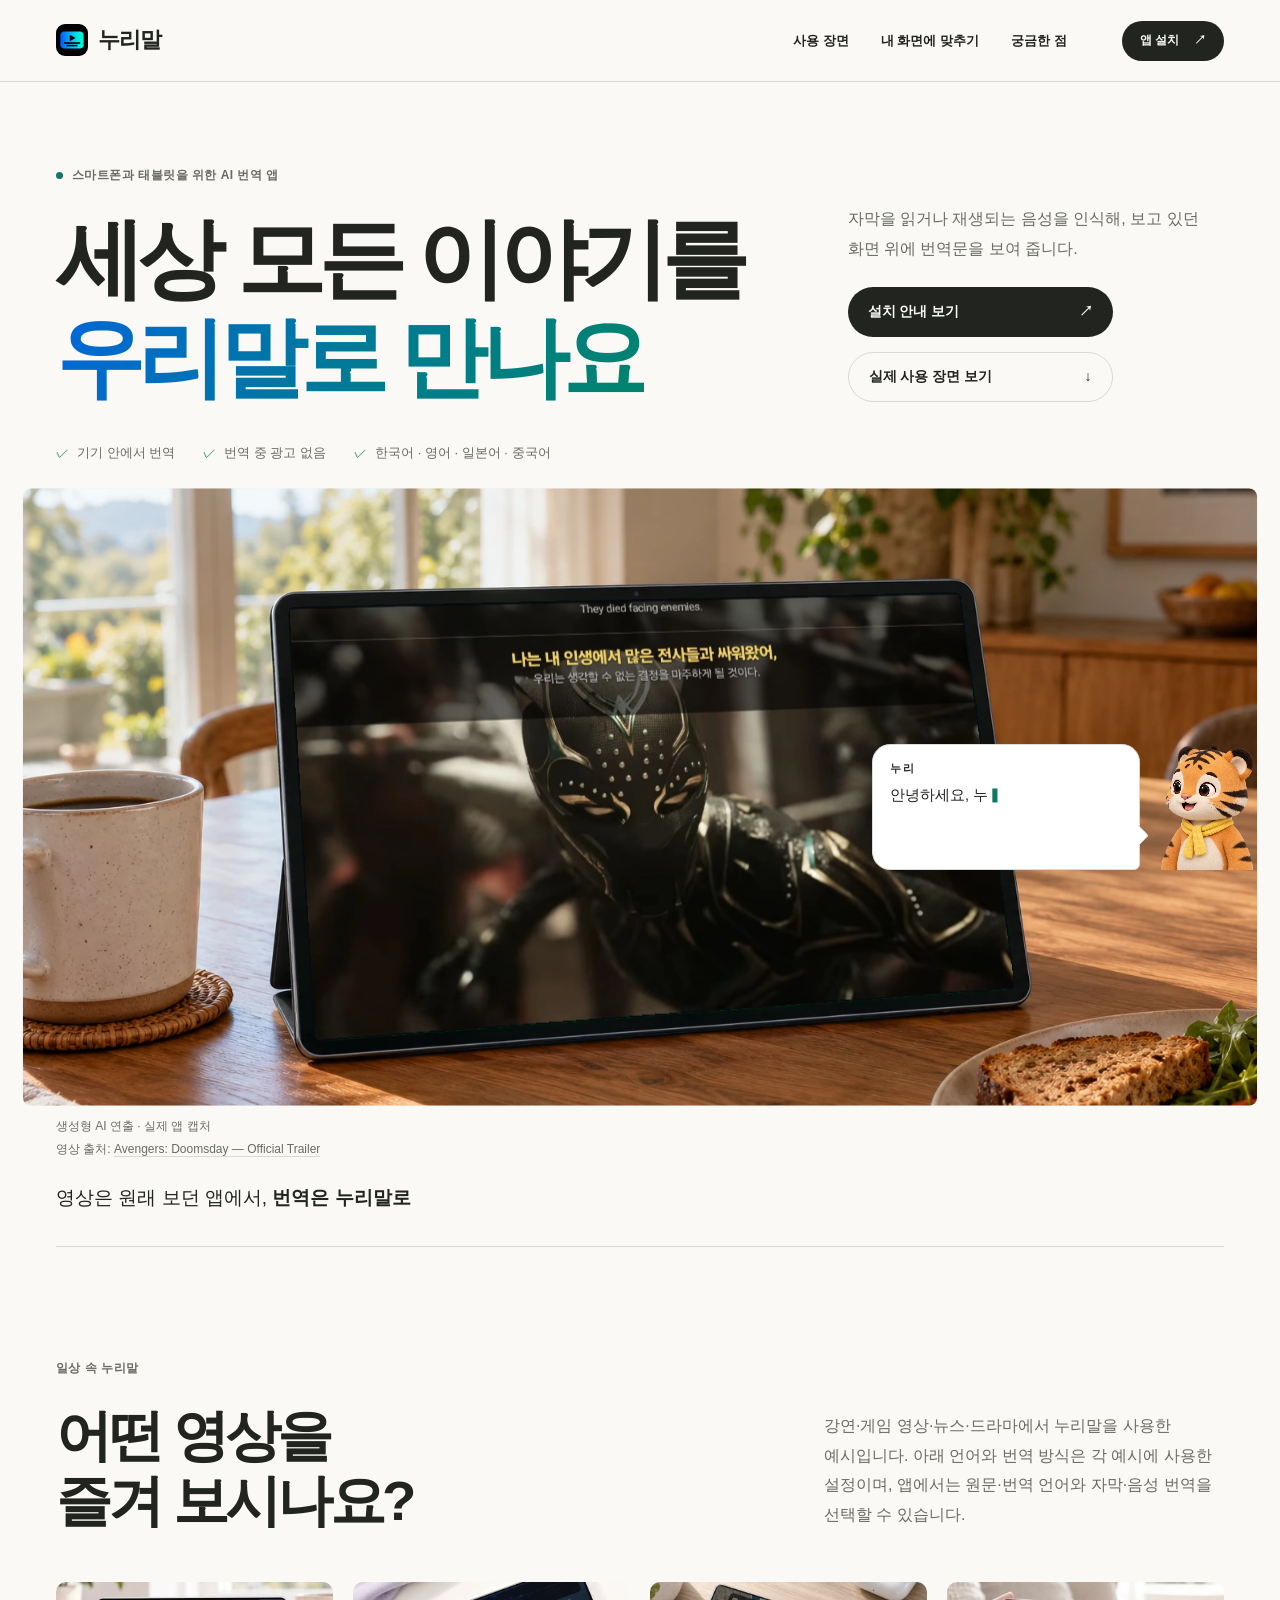
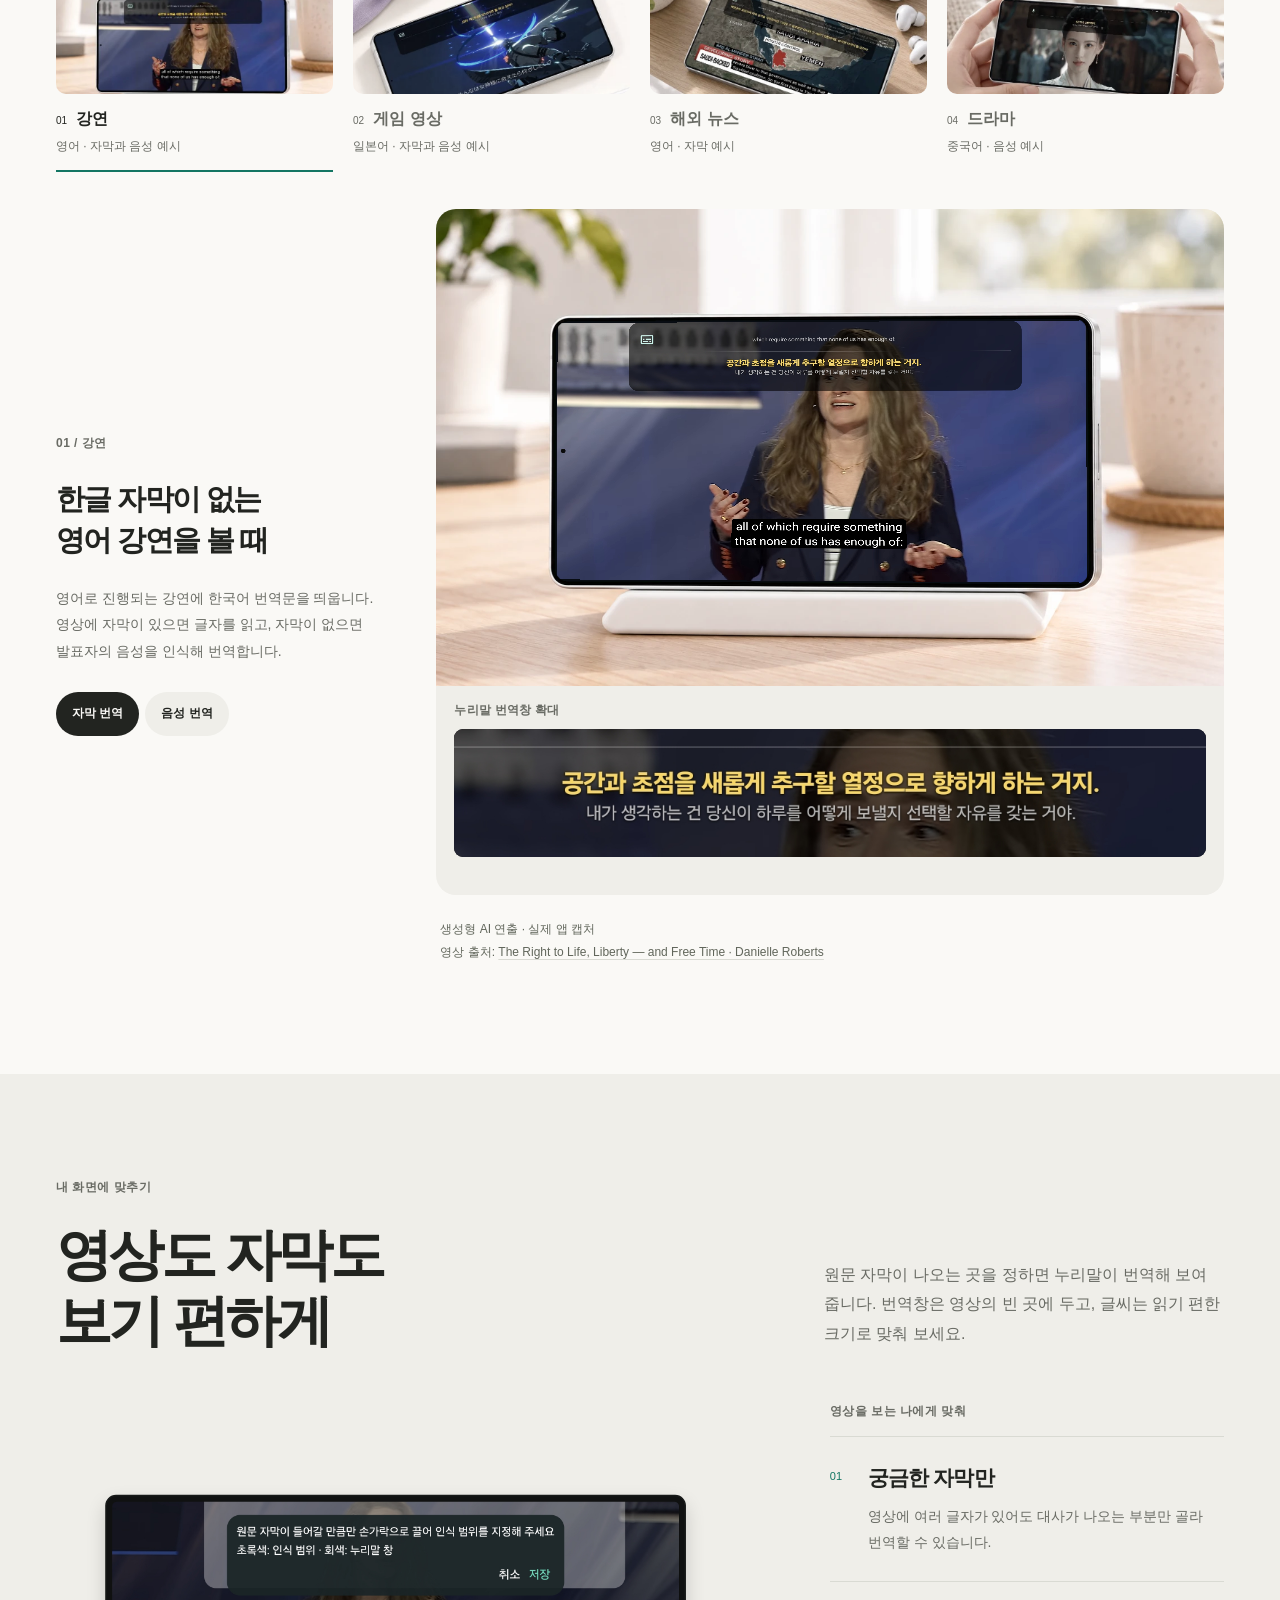
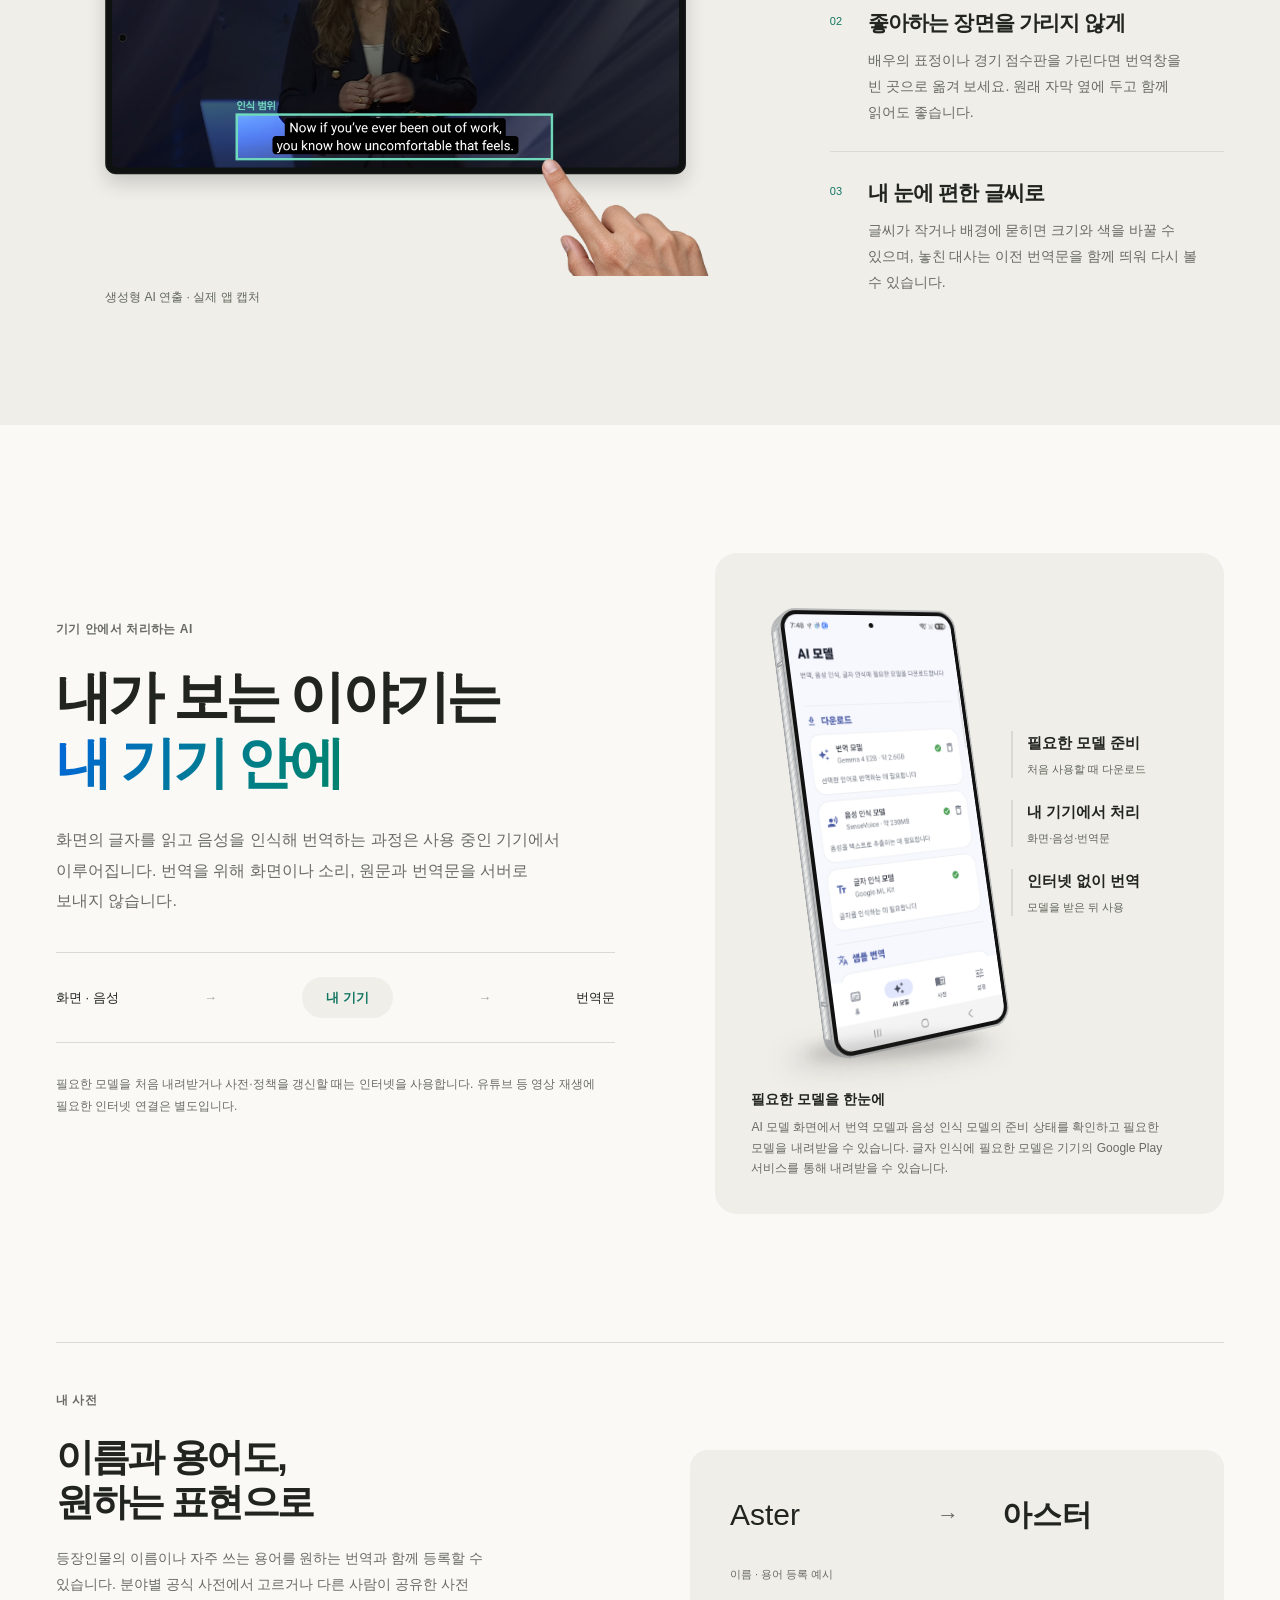
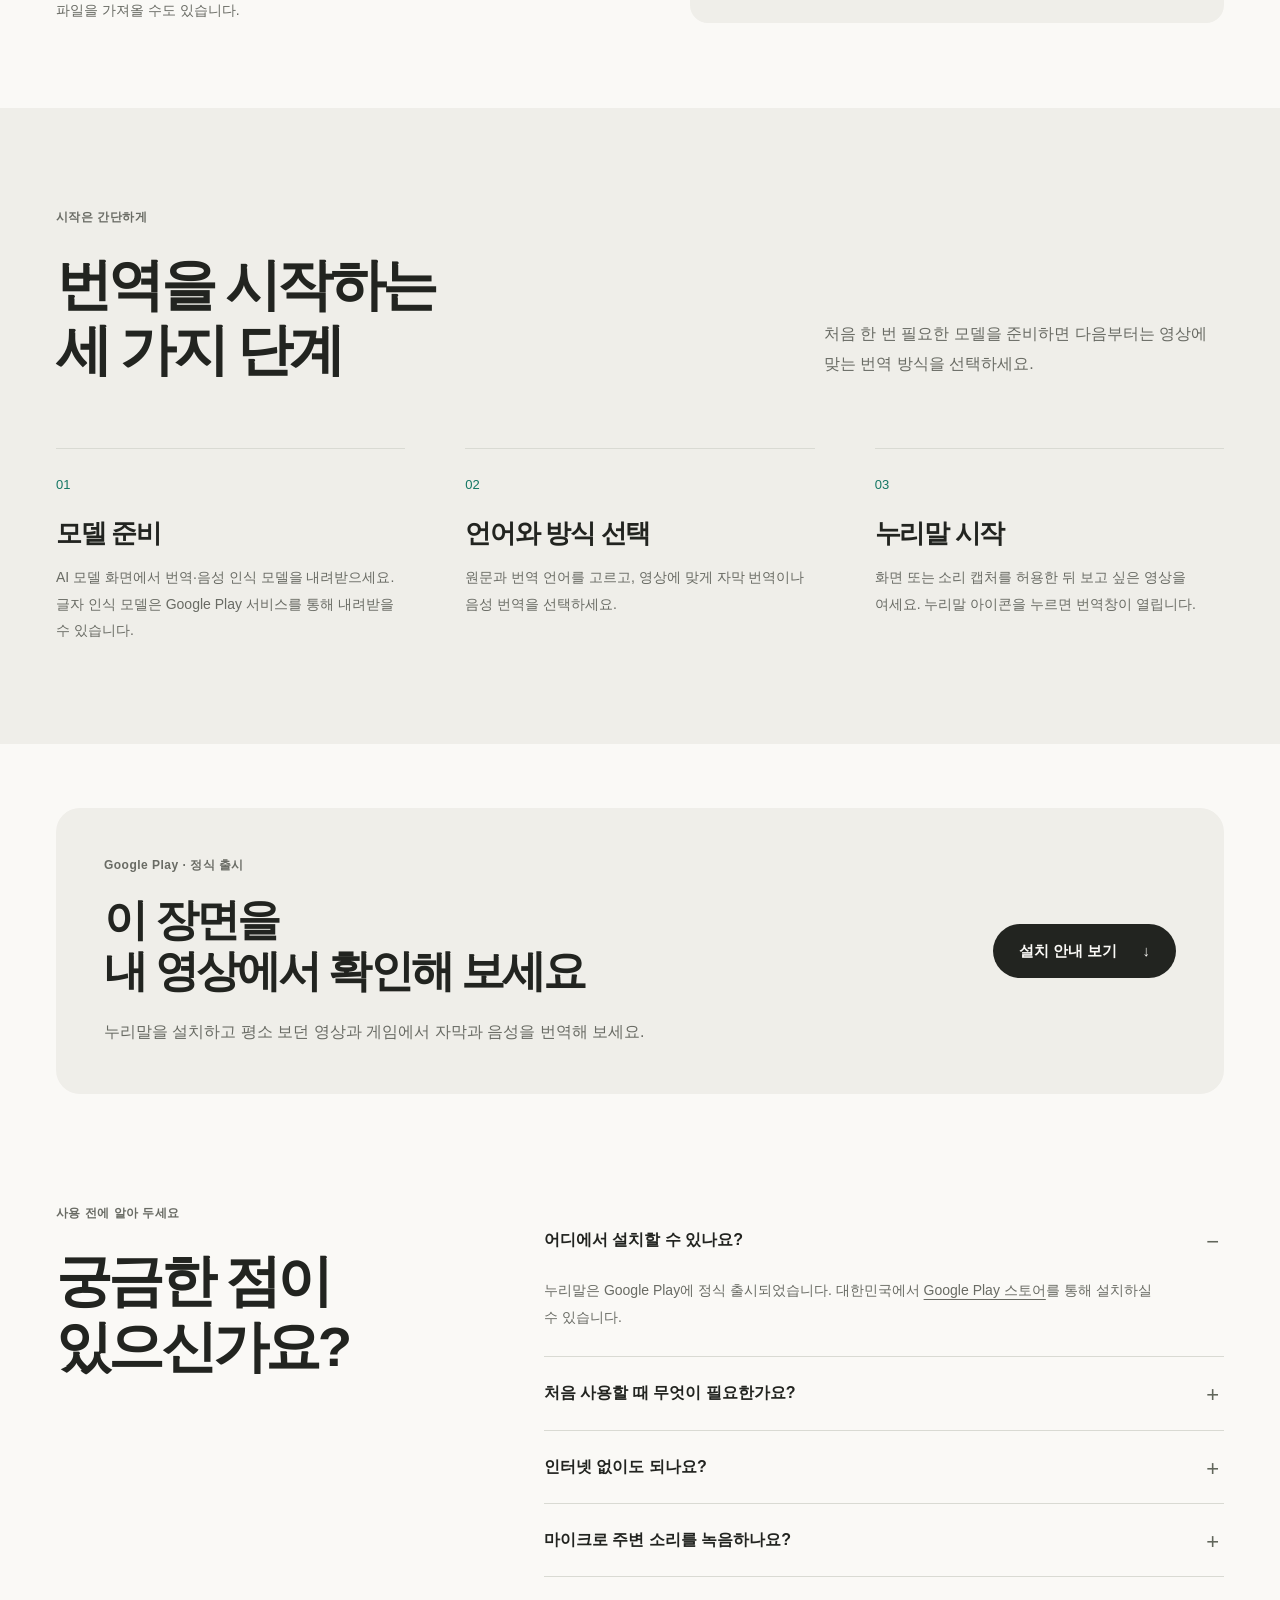
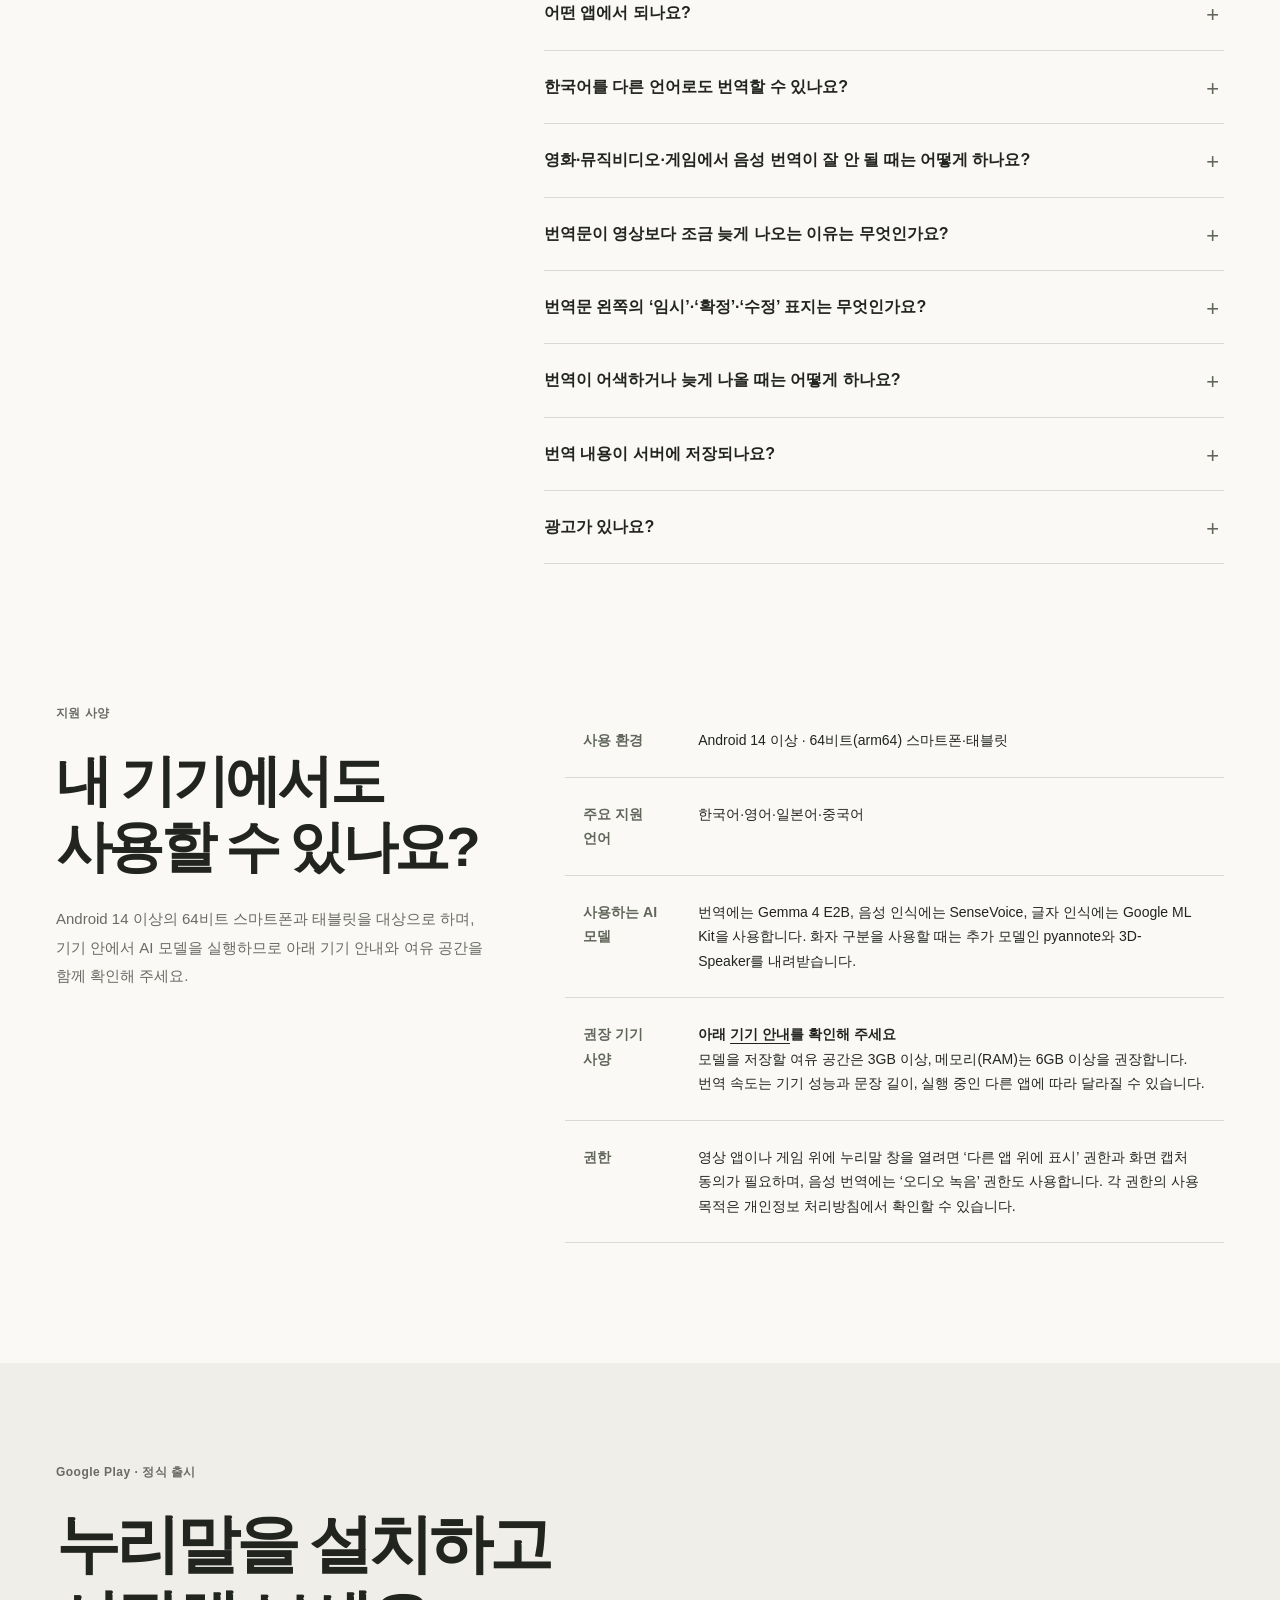
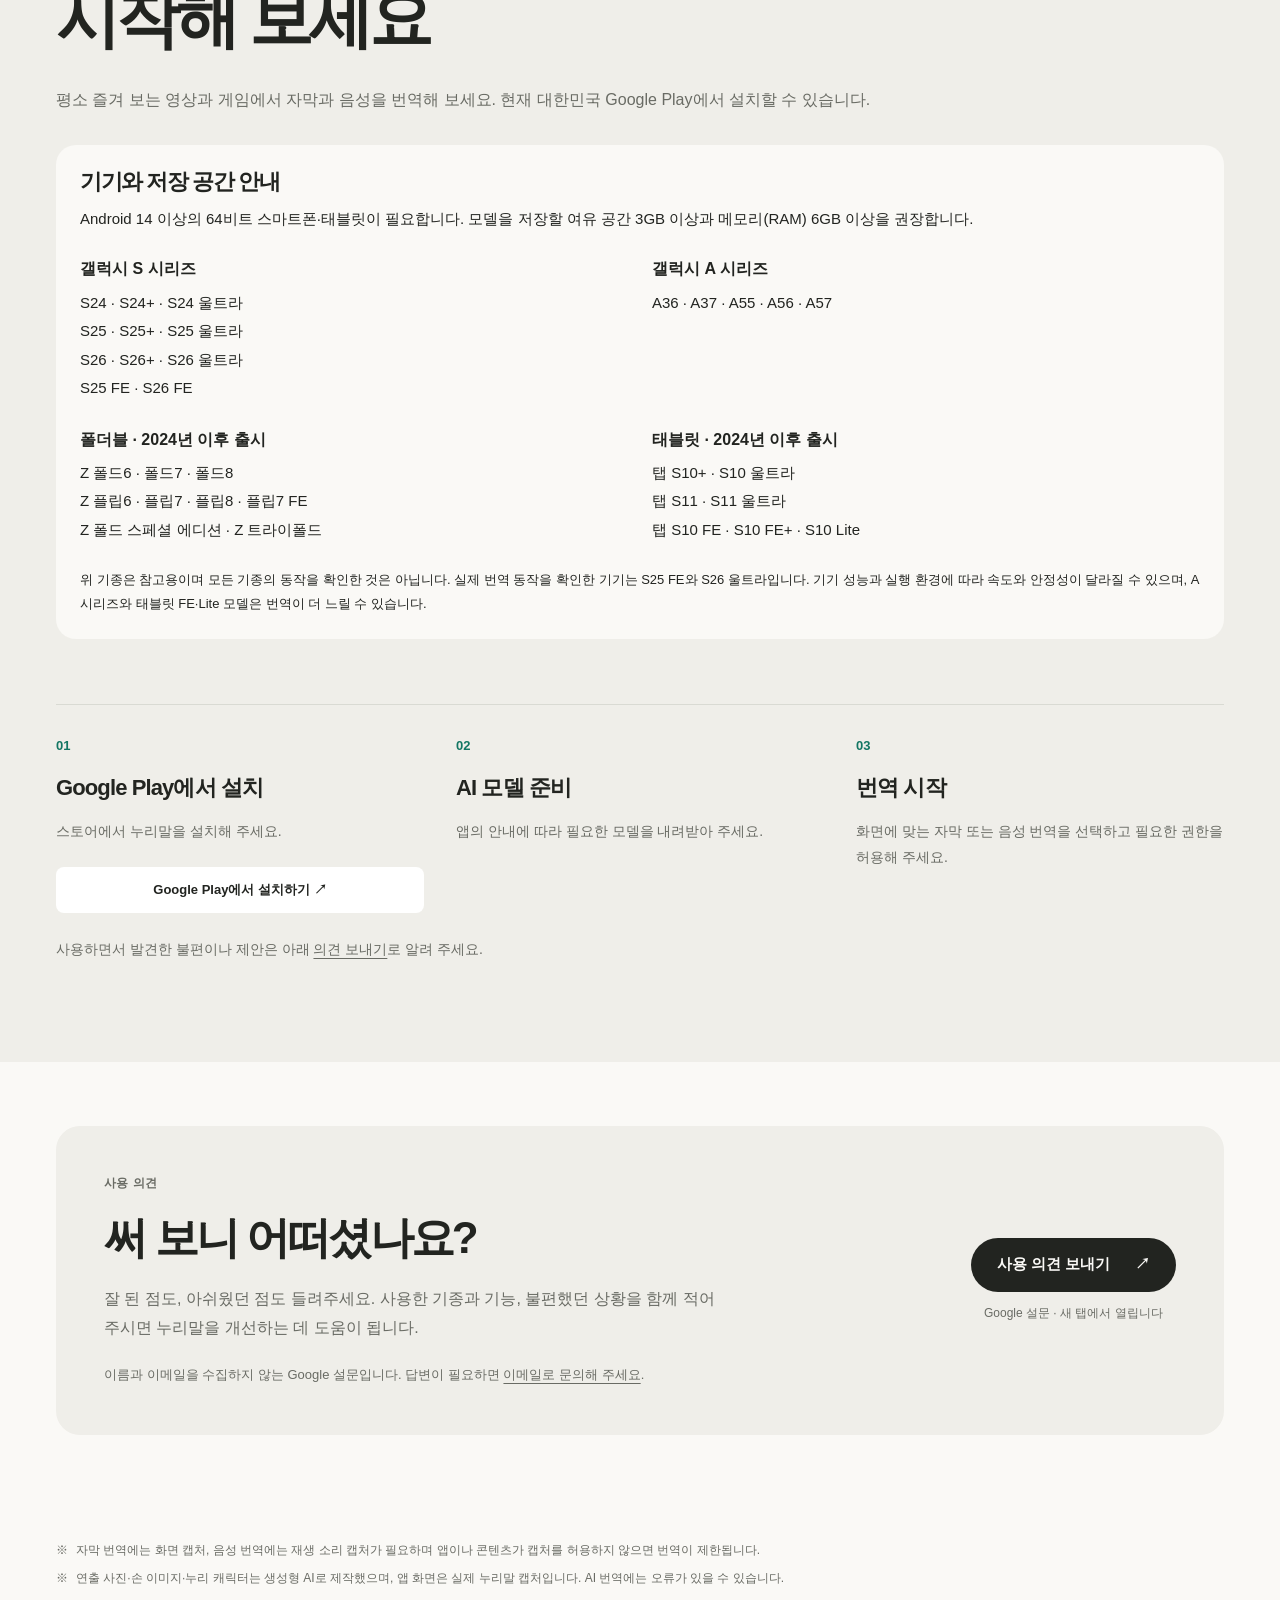
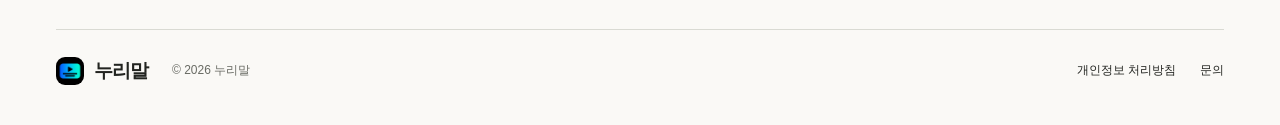
<file: index.html>
<!doctype html><html lang="ko"><head><meta charset="utf-8"><meta name="viewport" content="width=device-width,initial-scale=1"><meta name="color-scheme" content="light dark"><meta name="theme-color" content="#f8f7f4"><title>누리말 — 세상 모든 이야기를 우리말로 만나요</title><meta name="description" content="영상과 게임의 자막·음성을 번역하는 누리말. 스마트폰과 태블릿을 위한 AI 번역 앱."><link rel="icon" href="icon.png"><link rel="stylesheet" href="assets/editorial/capture-base.css?v=20261014"><link rel="stylesheet" href="assets/editorial/design.css?v=20261023-mid-cta"><script src="assets/editorial/design.js?v=20261014" defer></script><script src="assets/editorial/guide.js?v=20261014" defer></script><meta property="og:type" content="website">
<meta property="og:site_name" content="누리말">
<meta property="og:title" content="누리말 — 세상 모든 이야기를 우리말로 만나요">
<meta property="og:description" content="영상과 게임의 자막이나 들리는 말을 원하는 언어로 보여 주며, 번역 내용은 기기 안에서 처리합니다 · Google Play에서 만나보세요">
<meta property="og:image" content="https://nurimal.github.io/assets/social/nurimal-og-v1.jpg">
<meta property="og:image:width" content="1200">
<meta property="og:image:height" content="630">
<meta property="og:image:type" content="image/jpeg">
<meta property="og:image:alt" content="누리말 — 영상과 게임을 원하는 언어로, 실제 앱 번역 화면">
<meta name="twitter:card" content="summary_large_image">
<meta name="twitter:title" content="누리말 — 영상과 게임을 원하는 언어로">
<meta name="twitter:description" content="영상 자막과 재생 음성을 기기 안에서 번역하는 앱 · Google Play 정식 출시">
<meta name="twitter:image" content="https://nurimal.github.io/assets/social/nurimal-og-v1.jpg">
<meta name="twitter:image:alt" content="누리말 로고와 실제 앱 번역 화면">
<meta property="og:url" content="https://nurimal.github.io/">
<link rel="canonical" href="https://nurimal.github.io/"></head>
<body class="cx"><script>if(/SamsungBrowser/i.test(navigator.userAgent)){document.documentElement.classList.add("samsung-browser")}</script><a class="cx-skip" href="#main-content">본문 바로가기</a>
<header class="cx-header"><a class="cx-brand" href="#top"><img src="icon.webp" width="32" height="32" alt="">누리말</a><nav aria-label="주요 메뉴"><a href="#stories">사용 장면</a><a href="#personal">내 화면에 맞추기</a><a href="#questions">궁금한 점</a></nav><a class="cx-button cx-small" href="#join">앱 설치 <span aria-hidden="true">↗</span></a><div class="cx-progress" aria-hidden="true"></div></header>
<main id="main-content" tabindex="-1">
<section id="top" class="cx-hero" data-guide="안녕하세요, 누리예요! 영상과 게임의 자막이나 음성을 번역하는 누리말을 소개할게요.">
<div class="cx-wrap cx-hero-copy"><div><p class="cx-eyebrow"><span class="cx-dot"></span>스마트폰과 태블릿을 위한 AI 번역 앱</p><h1>세상 모든 이야기를<br> <em>우리말로 만나요</em></h1></div><div class="cx-hero-aside"><p>자막을 읽거나 재생되는 음성을 인식해, 보고 있던 화면 위에 번역문을 보여 줍니다.</p><a class="cx-button cx-hero-cta" href="#join">설치 안내 보기 <span aria-hidden="true">↗</span></a><a class="cx-button cx-hero-secondary" href="#stories">실제 사용 장면 보기 <span aria-hidden="true">↓</span></a></div></div>
<ul class="cx-wrap cx-benefits" aria-label="누리말의 특징"><li>기기 안에서 번역</li><li>번역 중 광고 없음</li><li>한국어 · 영어 · 일본어 · 중국어</li></ul><div class="cx-hero-media"><figure class="hero-composition hero-cinematic"><div class="photo-composite breakfast-tablet" data-plane-width="1536"><div class="photo-plane"><img class="scene-photo" fetchpriority="high" decoding="async" src="assets/features/breakfast-tablet-v1.webp" width="1536" height="1024" alt="아침 식탁에서 커피와 조식을 곁에 두고 태블릿으로 영화를 보는 1인칭 연출"><div class="photo-screen-mask" style="clip-path:polygon(75.97656% 19.82422%,75.65104% 19.43359%,72.78646% 19.43359%,72.72135% 19.53125%,69.85677% 19.53125%,69.79167% 19.62891%,67.18750% 19.62891%,67.12240% 19.72656%,61.32812% 19.82422%,61.26302% 19.92188%,58.59375% 19.92188%,58.52865% 20.01953%,52.14844% 20.11719%,52.08333% 20.21484%,49.28385% 20.21484%,49.21875% 20.31250%,46.02865% 20.31250%,45.96354% 20.41016%,43.35938% 20.41016%,43.29427% 20.50781%,40.29948% 20.50781%,40.23438% 20.60547%,37.23958% 20.60547%,37.17448% 20.70312%,34.30990% 20.70312%,34.24479% 20.80078%,31.31510% 20.80078%,31.25000% 20.89844%,28.32031% 20.89844%,28.25521% 20.99609%,22.59115% 21.09375%,22.52604% 21.19141%,21.87500% 21.19141%,21.74479% 21.28906%,21.54948% 21.67969%,21.48438% 22.46094%,21.54948% 22.55859%,21.61458% 25.97656%,21.67969% 26.07422%,21.67969% 27.53906%,21.74479% 27.63672%,21.74479% 29.29688%,21.80990% 29.39453%,21.80990% 30.85938%,21.87500% 30.95703%,21.87500% 32.61719%,21.94010% 32.71484%,21.94010% 34.27734%,22.00521% 34.37500%,22.00521% 36.03516%,22.07031% 36.13281%,22.07031% 37.50000%,22.13542% 37.59766%,22.13542% 39.16016%,22.20052% 39.25781%,22.20052% 40.82031%,22.26562% 40.91797%,22.33073% 43.94531%,22.39583% 44.04297%,22.39583% 45.41016%,22.46094% 45.50781%,22.46094% 46.87500%,22.52604% 46.97266%,22.52604% 48.43750%,22.59115% 48.53516%,22.59115% 50.00000%,22.65625% 50.09766%,22.65625% 51.75781%,22.72135% 51.85547%,22.72135% 53.51562%,22.78646% 53.61328%,22.78646% 55.07812%,22.85156% 55.17578%,22.85156% 56.64062%,22.91667% 56.73828%,22.91667% 58.30078%,22.98177% 58.39844%,23.04688% 61.62109%,23.11198% 61.71875%,23.11198% 63.18359%,23.17708% 63.28125%,23.24219% 66.30859%,23.30729% 66.40625%,23.30729% 67.77344%,23.37240% 67.87109%,23.37240% 69.23828%,23.43750% 69.33594%,23.50260% 72.55859%,23.56771% 72.65625%,23.56771% 73.24219%,23.63281% 73.43750%,23.89323% 73.82812%,24.02344% 73.82812%,24.08854% 73.92578%,24.73958% 73.92578%,24.80469% 73.82812%,25.58594% 73.82812%,25.65104% 73.73047%,26.43229% 73.73047%,26.49740% 73.63281%,27.27865% 73.63281%,27.34375% 73.53516%,28.12500% 73.53516%,28.19010% 73.43750%,28.97135% 73.43750%,29.03646% 73.33984%,29.88281% 73.33984%,29.94792% 73.24219%,30.72917% 73.24219%,30.79427% 73.14453%,31.57552% 73.14453%,31.64062% 73.04688%,32.42188% 73.04688%,32.48698% 72.94922%,33.33333% 72.94922%,33.39844% 72.85156%,34.24479% 72.85156%,34.30990% 72.75391%,35.09115% 72.75391%,35.15625% 72.65625%,35.93750% 72.65625%,36.00260% 72.55859%,36.78385% 72.55859%,36.84896% 72.46094%,38.47656% 72.36328%,38.54167% 72.26562%,40.10417% 72.16797%,40.16927% 72.07031%,41.01562% 72.07031%,41.08073% 71.97266%,42.77344% 71.87500%,42.83854% 71.77734%,43.68490% 71.77734%,43.75000% 71.67969%,44.53125% 71.67969%,44.59635% 71.58203%,45.37760% 71.58203%,45.44271% 71.48438%,46.22396% 71.48438%,46.28906% 71.38672%,47.07031% 71.38672%,47.13542% 71.28906%,47.98177% 71.28906%,48.04688% 71.19141%,48.89323% 71.19141%,48.95833% 71.09375%,50.52083% 70.99609%,50.58594% 70.89844%,52.14844% 70.80078%,52.21354% 70.70312%,52.99479% 70.70312%,53.05990% 70.60547%,53.90625% 70.60547%,53.97135% 70.50781%,54.75260% 70.50781%,54.81771% 70.41016%,55.66406% 70.41016%,55.72917% 70.31250%,56.44531% 70.31250%,56.51042% 70.21484%,57.35677% 70.21484%,57.42188% 70.11719%,58.26823% 70.11719%,58.33333% 70.01953%,59.17969% 70.01953%,59.24479% 69.92188%,60.02604% 69.92188%,60.09115% 69.82422%,60.93750% 69.82422%,61.00260% 69.72656%,61.78385% 69.72656%,61.84896% 69.62891%,62.63021% 69.62891%,62.69531% 69.53125%,63.47656% 69.53125%,63.54167% 69.43359%,64.32292% 69.43359%,64.38802% 69.33594%,65.16927% 69.33594%,65.23438% 69.23828%,66.01562% 69.23828%,66.08073% 69.14062%,66.92708% 69.14062%,66.99219% 69.04297%,67.83854% 69.04297%,67.90365% 68.94531%,68.75000% 68.94531%,68.81510% 68.84766%,69.59635% 68.84766%,69.66146% 68.75000%,70.44271% 68.75000%,70.50781% 68.65234%,71.28906% 68.65234%,71.35417% 68.55469%,72.13542% 68.55469%,72.20052% 68.45703%,73.04688% 68.45703%,73.11198% 68.35938%,74.86979% 68.26172%,74.93490% 68.16406%,75.71615% 68.16406%,75.78125% 68.06641%,76.69271% 68.06641%,76.75781% 67.96875%,77.53906% 67.96875%,77.60417% 67.87109%,78.45052% 67.87109%,78.51562% 67.77344%,79.29688% 67.77344%,79.36198% 67.67578%,80.01302% 67.67578%,80.14323% 67.57812%,80.40365% 67.08984%,80.40365% 66.11328%,80.33854% 66.01562%,80.27344% 64.64844%,80.20833% 64.55078%,80.20833% 63.96484%,80.14323% 63.86719%,80.14323% 63.28125%,80.07812% 63.18359%,80.07812% 62.59766%,80.01302% 62.50000%,80.01302% 61.91406%,79.94792% 61.81641%,79.94792% 61.23047%,79.88281% 61.13281%,79.88281% 60.54688%,79.81771% 60.44922%,79.81771% 59.86328%,79.75260% 59.76562%,79.75260% 59.17969%,79.68750% 59.08203%,79.62240% 57.81250%,79.55729% 57.71484%,79.55729% 57.22656%,79.49219% 57.12891%,79.49219% 56.54297%,79.42708% 56.44531%,79.42708% 55.85938%,79.36198% 55.76172%,79.36198% 55.17578%,79.29688% 55.07812%,79.29688% 54.49219%,79.23177% 54.39453%,79.23177% 53.80859%,79.16667% 53.71094%,79.16667% 53.12500%,79.10156% 53.02734%,79.10156% 52.44141%,79.03646% 52.34375%,79.03646% 51.75781%,78.97135% 51.66016%,78.97135% 51.07422%,78.90625% 50.97656%,78.90625% 50.39062%,78.84115% 50.29297%,78.84115% 49.70703%,78.77604% 49.60938%,78.77604% 49.02344%,78.71094% 48.92578%,78.71094% 48.33984%,78.64583% 48.24219%,78.64583% 47.65625%,78.58073% 47.55859%,78.58073% 46.87500%,78.51562% 46.77734%,78.51562% 46.19141%,78.45052% 46.09375%,78.45052% 45.50781%,78.38542% 45.41016%,78.38542% 44.82422%,78.32031% 44.72656%,78.32031% 44.14062%,78.25521% 44.04297%,78.25521% 43.45703%,78.19010% 43.35938%,78.19010% 42.77344%,78.12500% 42.67578%,78.12500% 42.08984%,78.05990% 41.99219%,78.05990% 41.40625%,77.99479% 41.30859%,77.99479% 40.72266%,77.92969% 40.62500%,77.92969% 40.03906%,77.86458% 39.94141%,77.86458% 39.35547%,77.79948% 39.25781%,77.79948% 38.67188%,77.73438% 38.57422%,77.73438% 37.98828%,77.66927% 37.89062%,77.66927% 37.30469%,77.60417% 37.20703%,77.60417% 36.62109%,77.53906% 36.52344%,77.53906% 35.83984%,77.47396% 35.74219%,77.47396% 35.15625%,77.40885% 35.05859%,77.40885% 34.47266%,77.34375% 34.37500%,77.27865% 33.10547%,77.21354% 33.00781%,77.21354% 32.51953%,77.14844% 32.42188%,77.14844% 31.83594%,77.08333% 31.73828%,77.08333% 31.15234%,77.01823% 31.05469%,77.01823% 30.46875%,76.95312% 30.37109%,76.95312% 29.78516%,76.88802% 29.68750%,76.88802% 29.10156%,76.82292% 29.00391%,76.82292% 28.41797%,76.75781% 28.32031%,76.75781% 27.73438%,76.69271% 27.63672%,76.69271% 27.05078%,76.62760% 26.95312%,76.62760% 26.36719%,76.56250% 26.26953%,76.56250% 25.58594%,76.49740% 25.48828%,76.49740% 24.90234%,76.43229% 24.80469%,76.43229% 24.21875%,76.36719% 24.12109%,76.36719% 23.43750%,76.30208% 23.33984%,76.30208% 22.85156%,76.23698% 22.75391%,76.23698% 22.07031%,76.17188% 21.97266%,76.17188% 21.38672%,76.10677% 21.28906%,76.10677% 20.70312%,76.04167% 20.60547%,76.04167% 20.01953%)"><div class="photo-display" style="width:852.7178344726562px;height:515.9095458984375px;transform:matrix3d(1.1000312433620918,-3.9860175625186914e-05,0.0,0.00010590812389916574,0.028018187352190513,0.9672677631390546,0.0,-9.65986157304258e-05,0.0,0.0,1.0,0.0,331.61962890625,218.79718017578125,0.0,1.0)"><img src="assets/screenshots/movie-en-voice.webp" width="2340" height="1080" alt="영화의 영어 음성을 한국어로 번역한 실제 누리말 화면"></div></div></div></div>
<figcaption class="source-credit hero-credit"><span>생성형 AI 연출 · 실제 앱 캡처</span><span class="video-source">영상 출처: <a href="https://www.youtube.com/watch?v=NEB6j0-ZYDQ" target="_blank" rel="noopener" title="Avengers: Doomsday | Official Trailer | In Cinemas December 18">Avengers: Doomsday — Official Trailer</a></span></figcaption></figure></div>
<div class="cx-wrap cx-hero-bottom"><p>영상은 원래 보던 앱에서, <strong>번역은 누리말로</strong></p></div>
</section>
<section class="cx-story cx-wrap" id="stories" data-guide="강연, 게임, 뉴스, 드라마를 골라 보세요. 실제 누리말로 번역한 화면을 볼 수 있어요.">
<div class="cx-section-head"><div><p class="cx-eyebrow">일상 속 누리말</p><h2>어떤 영상을<br> 즐겨 보시나요?</h2></div><p>강연·게임 영상·뉴스·드라마에서 누리말을 사용한 예시입니다. 아래 언어와 번역 방식은 각 예시에 사용한 설정이며, 앱에서는 원문·번역 언어와 자막·음성 번역을 선택할 수 있습니다.</p></div>
<div class="cx-tabs" role="tablist" aria-label="사용 장면"><button id="tab-talks" role="tab" aria-controls="case-talks" aria-selected="true" tabindex="0" data-case="talks"><img class="cx-case-thumb" src="assets/editorial/previews/talks.webp" alt="" loading="lazy"><span class="cx-tab-name"><span>01</span>강연</span><small>영어 · 자막과 음성 예시</small></button><button id="tab-games" role="tab" aria-controls="case-games" aria-selected="false" tabindex="-1" data-case="games"><img class="cx-case-thumb" src="assets/editorial/previews/games.webp" alt="" loading="lazy"><span class="cx-tab-name"><span>02</span>게임 영상</span><small>일본어 · 자막과 음성 예시</small></button><button id="tab-news" role="tab" aria-controls="case-news" aria-selected="false" tabindex="-1" data-case="news"><img class="cx-case-thumb" src="assets/editorial/previews/news.webp" alt="" loading="lazy"><span class="cx-tab-name"><span>03</span>해외 뉴스</span><small>영어 · 자막 예시</small></button><button id="tab-dramas" role="tab" aria-controls="case-dramas" aria-selected="false" tabindex="-1" data-case="dramas"><img class="cx-case-thumb" src="assets/editorial/previews/dramas.webp" alt="" loading="lazy"><span class="cx-tab-name"><span>04</span>드라마</span><small>중국어 · 음성 예시</small></button></div><div class="cx-cases"><article class="cx-case" id="case-talks" role="tabpanel" aria-labelledby="tab-talks"><div class="cx-case-copy"><span class="cx-eyebrow">01 / 강연</span><h3>한글 자막이 없는<br> 영어 강연을 볼 때</h3><p>영어로 진행되는 강연에 한국어 번역문을 띄웁니다. 영상에 자막이 있으면 글자를 읽고, 자막이 없으면 발표자의 음성을 인식해 번역합니다.</p><div class="cx-mode" role="group" aria-label="강연 번역 방식"><button aria-pressed="true" data-example="0">자막 번역</button><button aria-pressed="false" data-example="1">음성 번역</button></div></div><div class="cx-case-visual"><div class="cx-example" data-index="0"><figure class="product-figure">
          <div class="product-stage screen-stage">
            <div class="stage-label"><span>자막 번역 · 영어 → 한국어</span><span>실제 누리말 화면</span></div>
            <div class="photo-composite desk soft-facing"><div class="photo-plane"><img class="scene-photo" src="assets/features/desk-soft-facing-v6.webp" width="1402" height="1122" alt=""><div class="photo-screen-mask" style="clip-path:polygon(82.59629% 26.55971%,82.31098% 25.84670%,81.95435% 25.40107%,81.45506% 25.13369%,81.24108% 25.13369%,81.16976% 25.04456%,72.11127% 25.04456%,72.03994% 25.13369%,57.27532% 25.13369%,57.20399% 25.22282%,57.06134% 25.13369%,56.41940% 25.13369%,56.34807% 25.22282%,42.29672% 25.22282%,42.22539% 25.31194%,27.88873% 25.31194%,27.81740% 25.40107%,16.69044% 25.40107%,16.61912% 25.49020%,16.19116% 25.57932%,15.90585% 25.75758%,15.54922% 26.20321%,15.26391% 26.82709%,15.26391% 27.27273%,15.19258% 27.36185%,15.19258% 50.89127%,15.12126% 50.98039%,15.12126% 65.06239%,15.19258% 65.15152%,15.26391% 65.59715%,15.76320% 66.31016%,16.19116% 66.57754%,16.47646% 66.57754%,16.54779% 66.66667%,28.60200% 66.66667%,28.67332% 66.75579%,40.37090% 66.75579%,40.44223% 66.84492%,52.21113% 66.84492%,52.28245% 66.93405%,63.98003% 66.93405%,64.05136% 67.02317%,75.39230% 67.02317%,75.46362% 67.11230%,81.24108% 67.11230%,81.31241% 67.02317%,81.59772% 67.02317%,81.66904% 66.93405%,81.81170% 66.93405%,82.16833% 66.66667%,82.45364% 66.31016%,82.73894% 65.68627%,82.73894% 65.50802%,82.81027% 65.41889%,82.81027% 65.06239%,82.88160% 64.97326%,82.88160% 62.56684%,82.81027% 62.47772%,82.81027% 48.48485%,82.73894% 48.39572%,82.66762% 27.00535%,82.59629% 26.91622%)"><div class="photo-display" style="width:1920px;height:1080px;transform:matrix3d(0.475765945892,-0.00571448851833,0,-1.15421250281e-05,-0.0025254019439,0.418634921919,0,-4.74030701021e-06,0,0,1,0,216.465698242,288.41809082,0,1)"><img src="assets/screenshots/ted-en-screen.webp" width="2340" height="1080" alt="영어 TED 영상 하단의 자막과 상단의 실제 누리말 한국어 번역창" loading="lazy"><span class="camera-hole" aria-hidden="true"></span></div></div></div></div>
            <div class="detail-label">누리말 번역창 확대</div><div class="detail-strip talk-detail" aria-hidden="true"><img src="assets/screenshots/ted-en-screen.webp" width="2340" height="1080" alt="" loading="lazy"></div>
          </div>
          <figcaption class="source-credit"><span>생성형 AI 연출 · 실제 앱 캡처</span><span class="video-source">영상 출처: <a href="https://youtu.be/1qmF_znXxrE" target="_blank" rel="noopener" title="The Right to Life, Liberty — and Free Time | Danielle Roberts | TED">The Right to Life, Liberty — and Free Time · Danielle Roberts</a></span></figcaption>
        </figure></div><div class="cx-example" data-index="1" hidden><figure class="product-figure">
          <div class="product-stage voice-stage">
            <div class="stage-label"><span>음성 번역 · 영어 → 한국어</span><span>실제 누리말 화면</span></div>
            <div class="photo-composite tabletop"><div class="photo-plane"><img class="scene-photo" src="assets/features/tabletop-s26-v4.webp" width="1402" height="1122" alt="" loading="lazy"><div class="photo-screen-mask" style="clip-path:polygon(24.10842% 20.14260%,23.68046% 21.12299%,23.53780% 21.74688%,23.10984% 22.81640%,22.96719% 23.44029%,22.68188% 24.06417%,22.68188% 24.24242%,22.11127% 25.75758%,22.11127% 25.93583%,21.96862% 26.20321%,21.82596% 26.82709%,21.61198% 27.27273%,21.46933% 27.89661%,21.25535% 28.34225%,21.25535% 28.52050%,21.04137% 28.96613%,21.04137% 29.14439%,20.68474% 30.03565%,20.54208% 30.65954%,20.32810% 31.10517%,20.18545% 31.72906%,19.97147% 32.17469%,19.97147% 32.35294%,19.75749% 32.79857%,19.61484% 33.42246%,19.40086% 33.86809%,19.40086% 34.04635%,19.25820% 34.31373%,19.11555% 34.93761%,18.83024% 35.56150%,18.68759% 36.18538%,18.47361% 36.63102%,18.33096% 37.25490%,18.11698% 37.70053%,18.11698% 37.87879%,17.47504% 39.57219%,17.33238% 40.19608%,17.11840% 40.64171%,16.97575% 41.26560%,16.76177% 41.71123%,16.76177% 41.88948%,16.33381% 42.95900%,16.19116% 43.58289%,15.76320% 44.65241%,15.76320% 44.83066%,15.40656% 45.72193%,15.26391% 46.34581%,15.04993% 46.79144%,15.04993% 46.96970%,14.62197% 48.03922%,14.47932% 48.66310%,13.98003% 49.91087%,13.98003% 50.08913%,13.62340% 50.98039%,13.48074% 51.60428%,13.19544% 52.22816%,13.12411% 52.76292%,13.05278% 52.85205%,13.05278% 54.18895%,13.12411% 54.27807%,13.19544% 54.72371%,13.62340% 55.34759%,14.05136% 55.61497%,14.40799% 55.70410%,14.62197% 55.88235%,15.62054% 56.23886%,15.83452% 56.41711%,15.97718% 56.41711%,16.04850% 56.50624%,17.26106% 56.95187%,17.47504% 57.13012%,18.90157% 57.66488%,19.11555% 57.84314%,20.54208% 58.37790%,20.75606% 58.55615%,20.89872% 58.55615%,20.97004% 58.64528%,21.75464% 58.91266%,21.96862% 59.09091%,23.60913% 59.71480%,23.82311% 59.89305%,25.03566% 60.33868%,25.24964% 60.51693%,26.46220% 60.96257%,26.67618% 61.14082%,26.81883% 61.14082%,26.89016% 61.22995%,27.46077% 61.40820%,27.67475% 61.58645%,28.88730% 62.03209%,29.10128% 62.21034%,30.52782% 62.74510%,30.74180% 62.92335%,30.88445% 62.92335%,30.95578% 63.01248%,32.16833% 63.45811%,32.38231% 63.63636%,34.02282% 64.26025%,34.23680% 64.43850%,34.37946% 64.43850%,34.45078% 64.52763%,35.23538% 64.79501%,35.44936% 64.97326%,36.87589% 65.50802%,37.08987% 65.68627%,38.08845% 66.04278%,38.30243% 66.22103%,38.44508% 66.22103%,38.51641% 66.31016%,39.08702% 66.48841%,39.30100% 66.66667%,40.51355% 67.11230%,40.72753% 67.29055%,41.94009% 67.73619%,42.15407% 67.91444%,43.58060% 68.44920%,43.79458% 68.62745%,43.93723% 68.62745%,44.00856% 68.71658%,44.57917% 68.89483%,44.79315% 69.07308%,46.00571% 69.51872%,46.21969% 69.69697%,47.21826% 70.05348%,47.43224% 70.23173%,47.57489% 70.23173%,47.64622% 70.32086%,48.21683% 70.49911%,48.43081% 70.67736%,49.42939% 71.03387%,49.64337% 71.21212%,51.06990% 71.74688%,51.28388% 71.92513%,51.85449% 72.10339%,52.06847% 72.28164%,53.28103% 72.72727%,53.49501% 72.90553%,54.49358% 73.26203%,54.70756% 73.44029%,54.85021% 73.44029%,54.92154% 73.52941%,55.27817% 73.61854%,55.49215% 73.79679%,56.49073% 74.15330%,56.70471% 74.33155%,57.48930% 74.59893%,57.70328% 74.77718%,58.91583% 75.22282%,59.12981% 75.40107%,59.91441% 75.66845%,60.12839% 75.84670%,60.27104% 75.84670%,60.34237% 75.93583%,61.12696% 76.20321%,61.34094% 76.38146%,62.55350% 76.82709%,62.76748% 77.00535%,63.33809% 77.18360%,63.55207% 77.36185%,63.76605% 77.36185%,63.98003% 77.54011%,64.97860% 77.89661%,65.19258% 78.07487%,65.33524% 78.07487%,65.40656% 78.16399%,65.97718% 78.34225%,66.19116% 78.52050%,67.18973% 78.87701%,67.76034% 79.23351%,69.18688% 79.76827%,69.40086% 79.94652%,70.18545% 80.21390%,70.39943% 80.39216%,70.97004% 80.57041%,71.18402% 80.74866%,71.96862% 81.01604%,72.18260% 81.19430%,72.96719% 81.46168%,73.18117% 81.63993%,73.96576% 81.90731%,74.17974% 82.08556%,74.75036% 82.26381%,74.96434% 82.44207%,75.10699% 82.44207%,76.03424% 82.88770%,76.39087% 82.88770%,76.46220% 82.97683%,77.24679% 82.97683%,77.31812% 82.88770%,77.53210% 82.88770%,78.17404% 82.44207%,78.45934% 82.08556%,78.88730% 81.10517%,78.88730% 80.92692%,78.95863% 80.83779%,78.95863% 80.65954%,79.02996% 80.57041%,79.81455% 77.45098%,79.95720% 77.18360%,80.45649% 75.13369%,80.59914% 74.86631%,81.16976% 72.54902%,81.31241% 72.28164%,81.31241% 72.10339%,81.38374% 72.01426%,81.88302% 69.96435%,82.02568% 69.69697%,82.73894% 66.84492%,82.88160% 66.57754%,83.52354% 63.99287%,83.66619% 63.72549%,84.23680% 61.40820%,84.37946% 61.14082%,85.02140% 58.55615%,85.16405% 58.28877%,85.59201% 56.50624%,85.73466% 56.23886%,86.23395% 54.18895%,86.37660% 53.92157%,86.37660% 53.74332%,86.44793% 53.65419%,86.73324% 52.40642%,86.87589% 52.13904%,87.58916% 49.28699%,87.73181% 49.01961%,87.80314% 48.48485%,87.94579% 48.21747%,87.94579% 48.03922%,88.44508% 46.34581%,88.44508% 46.07843%,88.51641% 45.98930%,88.51641% 44.74153%,88.44508% 44.65241%,88.44508% 44.38503%,88.15977% 43.67201%,87.80314% 43.22638%,87.44650% 42.95900%,87.30385% 42.95900%,86.37660% 42.51337%,86.16262% 42.51337%,85.23538% 42.06774%,85.02140% 42.06774%,84.95007% 41.97861%,84.80742% 41.97861%,84.30813% 41.71123%,84.09415% 41.71123%,83.38088% 41.35472%,83.16690% 41.35472%,82.23966% 40.90909%,82.02568% 40.90909%,81.52639% 40.64171%,81.31241% 40.64171%,81.09843% 40.46346%,80.88445% 40.46346%,80.17118% 40.10695%,79.45792% 39.92870%,79.38659% 39.83957%,79.24394% 39.83957%,78.31669% 39.39394%,78.10271% 39.39394%,76.74750% 38.77005%,76.53352% 38.77005%,75.82026% 38.41355%,75.60628% 38.41355%,74.89301% 38.05704%,74.67903% 38.05704%,73.32382% 37.43316%,73.10984% 37.43316%,72.61056% 37.16578%,72.39658% 37.16578%,71.89729% 36.89840%,71.68331% 36.89840%,70.54208% 36.36364%,70.32810% 36.36364%,69.61484% 36.00713%,69.40086% 36.00713%,68.68759% 35.65062%,68.47361% 35.65062%,67.76034% 35.29412%,67.54636% 35.29412%,67.47504% 35.20499%,67.33238% 35.20499%,66.40514% 34.75936%,66.19116% 34.75936%,65.04993% 34.22460%,64.33666% 34.04635%,63.40942% 33.60071%,63.19544% 33.60071%,62.26819% 33.15508%,62.05421% 33.15508%,61.34094% 32.79857%,61.12696% 32.79857%,60.41369% 32.44207%,60.19971% 32.44207%,59.48645% 32.08556%,59.27247% 32.08556%,59.05849% 31.90731%,58.84451% 31.90731%,57.91726% 31.46168%,57.70328% 31.46168%,57.20399% 31.19430%,56.99001% 31.19430%,56.91869% 31.10517%,56.77603% 31.10517%,56.06277% 30.74866%,55.84879% 30.74866%,54.92154% 30.30303%,54.70756% 30.30303%,54.20827% 30.03565%,53.99429% 30.03565%,53.06705% 29.59002%,52.85307% 29.59002%,52.13980% 29.23351%,51.92582% 29.23351%,50.99857% 28.78788%,50.78459% 28.78788%,49.85735% 28.34225%,49.64337% 28.34225%,48.93010% 27.98574%,48.71612% 27.98574%,48.00285% 27.62923%,47.78887% 27.62923%,46.86163% 27.18360%,46.64765% 27.18360%,46.14836% 26.91622%,45.93438% 26.91622%,45.43509% 26.64884%,45.22111% 26.64884%,45.14979% 26.55971%,45.00713% 26.55971%,44.29387% 26.20321%,44.07989% 26.20321%,42.93866% 25.66845%,42.22539% 25.49020%,41.08417% 24.95544%,40.87019% 24.95544%,40.79886% 24.86631%,40.65621% 24.86631%,40.15692% 24.59893%,39.94294% 24.59893%,39.01569% 24.15330%,38.80171% 24.15330%,38.73039% 24.06417%,38.58773% 24.06417%,38.08845% 23.79679%,37.87447% 23.79679%,36.94722% 23.35116%,36.73324% 23.35116%,35.80599% 22.90553%,35.59201% 22.90553%,34.87874% 22.54902%,34.66476% 22.54902%,33.95150% 22.19251%,33.73752% 22.19251%,33.66619% 22.10339%,33.52354% 22.10339%,32.81027% 21.74688%,32.59629% 21.74688%,31.66904% 21.30125%,30.95578% 21.12299%,29.81455% 20.58824%,29.60057% 20.58824%,28.88730% 20.23173%,28.67332% 20.23173%,27.96006% 19.87522%,27.74608% 19.87522%,27.53210% 19.69697%,27.31812% 19.69697%,26.60485% 19.34046%,26.39087% 19.34046%,26.31954% 19.25134%,25.32097% 19.25134%,25.24964% 19.34046%,25.03566% 19.34046%,24.53638% 19.60784%)"><div class="photo-display" style="width:1920px;height:1080px;transform:matrix3d(0.4207301817,0.1263960197,0,-3.932540328e-05,-0.161616126,0.3559440183,0,-2.7448295e-05,0,0,1,0,345.736969,211.0566406,0,1)"><img src="assets/screenshots/ted-en-voice.webp" width="2340" height="1080" alt="영어 TED 강연에서 인식한 원문과 한국어 번역을 보여 주는 실제 누리말 음성 번역창" loading="lazy"><span class="camera-hole" aria-hidden="true"></span></div></div></div></div>
            <div class="detail-label">누리말 번역창 확대</div><div class="detail-strip voice-detail" aria-hidden="true"><img src="assets/screenshots/ted-en-voice.webp" width="2340" height="1080" alt="" loading="lazy"></div>
          </div>
          <figcaption class="source-credit"><span>생성형 AI 연출 · 실제 앱 캡처</span><span class="video-source">영상 출처: <a href="https://youtu.be/9Ff4S1FJdRM" target="_blank" rel="noopener" title="Is AI Turning Us All into the Same Person? | Sandra Matz | TED">Is AI Turning Us All into the Same Person? · Sandra Matz</a></span></figcaption>
        </figure></div></div></article><article class="cx-case" id="case-games" role="tabpanel" aria-labelledby="tab-games" hidden><div class="cx-case-copy"><span class="cx-eyebrow">02 / 게임 영상</span><h3>일본어로 공개된<br> 게임 소식이 궁금할 때</h3><p>일본어 게임 소개영상의 대사와 해설을 한국어로 번역합니다. 화면에 나오는 자막이나 등장인물의 목소리 중 영상에 맞는 방식을 선택하세요.</p><div class="cx-mode" role="group" aria-label="게임 영상 번역 방식"><button aria-pressed="true" data-example="0">자막 번역</button><button aria-pressed="false" data-example="1">음성 번역</button></div></div><div class="cx-case-visual"><div class="cx-example" data-index="0"><figure class="product-figure">
          <div class="product-stage ">
            <div class="stage-label"><span>자막 번역 · 일본어 → 한국어</span><span>실제 누리말 화면</span></div>
            <div class="photo-composite gaming"><div class="photo-plane"><img class="scene-photo" src="assets/features/gaming-s26-v5.webp" width="1402" height="1122" alt="" loading="lazy"><div class="photo-screen-mask" style="clip-path:polygon(81.09843% 10.78431%,80.67047% 10.33868%,80.02853% 9.98217%,78.74465% 9.98217%,78.67332% 10.07130%,78.45934% 10.07130%,78.38802% 10.16043%,77.60342% 10.42781%,77.03281% 10.78431%,76.89016% 10.78431%,76.81883% 10.87344%,76.24822% 11.05169%,76.03424% 11.22995%,75.46362% 11.40820%,75.24964% 11.58645%,74.46505% 11.85383%,74.25107% 12.03209%,73.68046% 12.21034%,73.46648% 12.38859%,73.32382% 12.38859%,73.25250% 12.47772%,72.89586% 12.56684%,72.68188% 12.74510%,72.11127% 12.92335%,71.89729% 13.10160%,71.32668% 13.27986%,71.11270% 13.45811%,70.75606% 13.54724%,69.97147% 13.99287%,68.75892% 14.43850%,68.54494% 14.61676%,67.97432% 14.79501%,67.76034% 14.97326%,67.40371% 15.06239%,66.83310% 15.41889%,66.61912% 15.41889%,66.40514% 15.59715%,66.26248% 15.59715%,66.19116% 15.68627%,65.83452% 15.77540%,65.62054% 15.95365%,65.04993% 16.13191%,64.26534% 16.57754%,63.69472% 16.75579%,63.48074% 16.93405%,63.33809% 16.93405%,63.26676% 17.02317%,62.91013% 17.11230%,62.69615% 17.29055%,61.91155% 17.55793%,61.69757% 17.73619%,60.55635% 18.18182%,60.34237% 18.36007%,60.19971% 18.36007%,60.12839% 18.44920%,59.55777% 18.62745%,59.34379% 18.80570%,58.77318% 18.98396%,58.55920% 19.16221%,57.63195% 19.51872%,57.41797% 19.69697%,56.41940% 20.05348%,56.20542% 20.23173%,55.63481% 20.40998%,54.85021% 20.85561%,54.06562% 21.12299%,53.85164% 21.30125%,53.28103% 21.47950%,53.06705% 21.65775%,52.49643% 21.83601%,52.28245% 22.01426%,51.71184% 22.19251%,51.49786% 22.37077%,50.71327% 22.63815%,49.92867% 23.08378%,49.78602% 23.08378%,49.71469% 23.17291%,49.14408% 23.35116%,48.93010% 23.52941%,48.35949% 23.70766%,48.14551% 23.88592%,47.36091% 24.15330%,47.14693% 24.33155%,46.57632% 24.50980%,46.36234% 24.68806%,46.21969% 24.68806%,45.79173% 24.95544%,45.22111% 25.13369%,45.00713% 25.31194%,44.43652% 25.49020%,44.22254% 25.66845%,43.43795% 25.93583%,43.22397% 26.11408%,42.08274% 26.55971%,41.86876% 26.73797%,41.08417% 27.00535%,40.87019% 27.18360%,40.08559% 27.45098%,39.87161% 27.62923%,39.30100% 27.80749%,39.08702% 27.98574%,38.30243% 28.25312%,38.08845% 28.43137%,37.51783% 28.60963%,37.30385% 28.78788%,36.73324% 28.96613%,36.51926% 29.14439%,35.94864% 29.32264%,35.73466% 29.50089%,35.16405% 29.67914%,34.95007% 29.85740%,34.16548% 30.12478%,33.95150% 30.30303%,33.38088% 30.48128%,33.16690% 30.65954%,32.59629% 30.83779%,32.38231% 31.01604%,31.59772% 31.28342%,31.38374% 31.46168%,30.59914% 31.72906%,30.38516% 31.90731%,30.24251% 31.90731%,30.17118% 31.99643%,29.81455% 32.08556%,29.60057% 32.26381%,29.02996% 32.44207%,28.81598% 32.62032%,28.03138% 32.88770%,27.81740% 33.06595%,26.81883% 33.42246%,26.03424% 33.86809%,25.03566% 34.22460%,24.82168% 34.40285%,24.03709% 34.67023%,23.82311% 34.84848%,23.25250% 35.02674%,23.03852% 35.20499%,21.82596% 35.65062%,21.61198% 35.82888%,21.04137% 36.00713%,20.82739% 36.18538%,20.68474% 36.18538%,20.25678% 36.45276%,19.47218% 36.72014%,19.25820% 36.89840%,18.25963% 37.25490%,18.04565% 37.43316%,17.47504% 37.61141%,17.26106% 37.78966%,17.11840% 37.78966%,16.69044% 38.05704%,15.90585% 38.32442%,15.69187% 38.50267%,14.47932% 38.94831%,13.90870% 39.30481%,12.48217% 39.83957%,12.26819% 40.01783%,11.69757% 40.19608%,11.48359% 40.37433%,10.91298% 40.55258%,10.69900% 40.73084%,9.70043% 41.08734%,9.48645% 41.26560%,8.91583% 41.44385%,8.55920% 41.71123%,8.20257% 42.15686%,7.91726% 42.86988%,7.91726% 44.47415%,7.98859% 44.56328%,7.98859% 44.83066%,8.20257% 45.36542%,8.20257% 45.54367%,8.27389% 45.63280%,8.48787% 46.61319%,8.63053% 46.88057%,8.77318% 47.59358%,8.91583% 47.86096%,8.91583% 48.12834%,9.05849% 48.39572%,9.20114% 49.10873%,9.34379% 49.37611%,9.34379% 49.55437%,9.41512% 49.64349%,9.55777% 50.35651%,9.70043% 50.62389%,9.84308% 51.33690%,9.98573% 51.60428%,9.98573% 51.78253%,10.05706% 51.87166%,10.34237% 53.11943%,10.48502% 53.38681%,10.77033% 54.63458%,10.91298% 54.90196%,11.05563% 55.61497%,11.19829% 55.88235%,11.55492% 57.39750%,11.69757% 57.66488%,11.69757% 57.84314%,11.76890% 57.93226%,12.05421% 59.18004%,12.19686% 59.44742%,12.55350% 60.96257%,12.69615% 61.22995%,13.05278% 62.74510%,13.19544% 63.01248%,13.33809% 63.72549%,13.48074% 63.99287%,13.48074% 64.26025%,13.55207% 64.34938%,13.69472% 65.06239%,13.83738% 65.32977%,13.90870% 65.77540%,14.05136% 66.04278%,14.05136% 66.31016%,14.12268% 66.39929%,14.19401% 66.84492%,14.33666% 67.11230%,14.47932% 67.82531%,14.62197% 68.09269%,14.62197% 68.27094%,14.69330% 68.36007%,15.19258% 70.40998%,15.33524% 70.67736%,15.33524% 70.94474%,15.47789% 71.21212%,16.11983% 73.79679%,16.26248% 74.06417%,16.69044% 75.84670%,16.83310% 76.11408%,16.83310% 76.29234%,16.90442% 76.38146%,16.90442% 76.55971%,16.97575% 76.64884%,17.76034% 79.76827%,17.90300% 80.03565%,18.11698% 81.01604%,18.33096% 81.46168%,18.75892% 81.99643%,19.40086% 82.35294%,20.68474% 82.35294%,20.75606% 82.26381%,20.97004% 82.26381%,21.75464% 81.81818%,22.75321% 81.46168%,22.96719% 81.28342%,23.53780% 81.10517%,23.75178% 80.92692%,23.89444% 80.92692%,23.96576% 80.83779%,24.75036% 80.57041%,24.96434% 80.39216%,25.96291% 80.03565%,26.74750% 79.59002%,27.74608% 79.23351%,28.53067% 78.78788%,28.67332% 78.78788%,28.74465% 78.69875%,29.31526% 78.52050%,29.52924% 78.34225%,30.31384% 78.07487%,30.52782% 77.89661%,31.52639% 77.54011%,31.74037% 77.36185%,32.31098% 77.18360%,32.52496% 77.00535%,33.52354% 76.64884%,34.30813% 76.20321%,35.52068% 75.75758%,36.09130% 75.40107%,36.23395% 75.40107%,36.30528% 75.31194%,37.08987% 75.04456%,37.30385% 74.86631%,38.30243% 74.50980%,38.51641% 74.33155%,38.65906% 74.33155%,38.73039% 74.24242%,39.08702% 74.15330%,39.30100% 73.97504%,40.08559% 73.70766%,40.29957% 73.52941%,40.87019% 73.35116%,41.08417% 73.17291%,41.86876% 72.90553%,42.08274% 72.72727%,42.65335% 72.54902%,42.86733% 72.37077%,43.65193% 72.10339%,43.86591% 71.92513%,44.43652% 71.74688%,44.65050% 71.56863%,44.79315% 71.56863%,44.86448% 71.47950%,45.43509% 71.30125%,45.64907% 71.12299%,46.64765% 70.76649%,46.86163% 70.58824%,47.64622% 70.32086%,47.86020% 70.14260%,48.43081% 69.96435%,48.64479% 69.78610%,49.21541% 69.60784%,49.42939% 69.42959%,49.57204% 69.42959%,49.64337% 69.34046%,50.21398% 69.16221%,50.42796% 68.98396%,51.21255% 68.71658%,51.42653% 68.53832%,51.56919% 68.53832%,51.64051% 68.44920%,51.99715% 68.36007%,52.21113% 68.18182%,52.99572% 67.91444%,53.78031% 67.46881%,54.77889% 67.11230%,54.99287% 66.93405%,55.56348% 66.75579%,55.77746% 66.57754%,55.92011% 66.57754%,55.99144% 66.48841%,56.56205% 66.31016%,56.77603% 66.13191%,57.56063% 65.86453%,57.77461% 65.68627%,58.34522% 65.50802%,58.55920% 65.32977%,59.12981% 65.15152%,59.34379% 64.97326%,59.48645% 64.97326%,59.55777% 64.88414%,60.12839% 64.70588%,60.34237% 64.52763%,61.12696% 64.26025%,61.34094% 64.08200%,61.48359% 64.08200%,61.91155% 63.81462%,62.69615% 63.54724%,62.91013% 63.36898%,63.90870% 63.01248%,64.69330% 62.56684%,65.47789% 62.29947%,65.69187% 62.12121%,65.83452% 62.12121%,65.90585% 62.03209%,66.26248% 61.94296%,66.47646% 61.76471%,67.26106% 61.49733%,67.47504% 61.31907%,68.04565% 61.14082%,68.25963% 60.96257%,68.40228% 60.96257%,68.47361% 60.87344%,69.25820% 60.60606%,69.47218% 60.42781%,70.25678% 60.16043%,71.04137% 59.71480%,71.18402% 59.71480%,71.25535% 59.62567%,71.82596% 59.44742%,72.03994% 59.26916%,73.03852% 58.91266%,73.25250% 58.73440%,73.60913% 58.64528%,74.39372% 58.19964%,74.53638% 58.19964%,74.60770% 58.11052%,75.39230% 57.84314%,75.60628% 57.66488%,76.39087% 57.39750%,76.60485% 57.21925%,77.74608% 56.77362%,77.96006% 56.59537%,78.10271% 56.59537%,78.17404% 56.50624%,78.74465% 56.32799%,78.95863% 56.14973%,79.95720% 55.79323%,80.74180% 55.34759%,81.74037% 54.99109%,82.52496% 54.54545%,82.66762% 54.54545%,82.73894% 54.45633%,83.30956% 54.27807%,83.52354% 54.09982%,84.52211% 53.74332%,84.73609% 53.56506%,85.30670% 53.38681%,85.52068% 53.20856%,86.09130% 53.03030%,86.30528% 52.85205%,86.87589% 52.67380%,87.08987% 52.49554%,87.87447% 52.22816%,88.08845% 52.04991%,88.87304% 51.78253%,89.08702% 51.60428%,89.65763% 51.42602%,89.87161% 51.24777%,90.65621% 50.98039%,90.87019% 50.80214%,91.44080% 50.62389%,91.65478% 50.44563%,91.79743% 50.44563%,92.51070% 50.08913%,93.00999% 49.46524%,93.22397% 48.93048%,93.22397% 48.57398%,93.29529% 48.48485%,93.29529% 47.50446%,93.22397% 47.41533%,93.22397% 47.05882%,93.08131% 46.79144%,93.08131% 46.61319%,92.93866% 46.34581%,92.93866% 46.16756%,92.79601% 45.90018%,92.65335% 45.27629%,92.43937% 44.83066%,92.43937% 44.65241%,92.29672% 44.38503%,92.15407% 43.76114%,91.94009% 43.31551%,91.79743% 42.69162%,91.58345% 42.24599%,91.51213% 41.80036%,91.29815% 41.35472%,91.29815% 41.17647%,90.94151% 40.28520%,90.79886% 39.66132%,90.58488% 39.21569%,90.44223% 38.59180%,90.22825% 38.14617%,90.22825% 37.96791%,90.08559% 37.70053%,90.08559% 37.52228%,89.94294% 37.25490%,89.80029% 36.63102%,89.58631% 36.18538%,89.44365% 35.56150%,89.22967% 35.11586%,89.22967% 34.93761%,89.08702% 34.67023%,89.08702% 34.49198%,88.94437% 34.22460%,88.94437% 34.04635%,88.80171% 33.77897%,88.65906% 33.15508%,88.44508% 32.70945%,88.44508% 32.53119%,87.87447% 31.01604%,87.87447% 30.83779%,87.73181% 30.57041%,87.58916% 29.94652%,87.37518% 29.50089%,87.37518% 29.32264%,87.16120% 28.87701%,87.01854% 28.25312%,86.80456% 27.80749%,86.73324% 27.36185%,86.51926% 26.91622%,86.51926% 26.73797%,86.37660% 26.47059%,86.23395% 25.84670%,85.59201% 24.15330%,85.59201% 23.97504%,85.02140% 22.45989%,85.02140% 22.28164%,84.87874% 22.01426%,84.87874% 21.83601%,84.73609% 21.56863%,84.59344% 20.94474%,84.37946% 20.49911%,84.23680% 19.87522%,84.02282% 19.42959%,84.02282% 19.25134%,83.88017% 18.98396%,83.73752% 18.36007%,83.30956% 17.29055%,83.30956% 17.11230%,83.16690% 16.84492%,83.02425% 16.22103%,82.38231% 14.52763%,82.38231% 14.34938%,82.02568% 13.45811%,82.02568% 13.27986%,81.88302% 13.01248%,81.74037% 12.38859%)"><div class="photo-display" style="width:1920px;height:1080px;transform:matrix3d(0.530635796,-0.1931635629,0,-2.376680123e-06,0.1416908838,0.4008242812,0,-2.249382708e-05,0,0,1,0,105.4884109,475.5689697,0,1)"><img src="assets/screenshots/mabinogi-ja-screen.webp" width="2340" height="1080" alt="일본어 자막을 한국어로 옮긴 마비노기 모바일 홍보영상 실제 화면" loading="lazy"><span class="camera-hole" aria-hidden="true"></span></div></div></div></div>
            <div class="detail-label">누리말 번역창 확대</div><div class="detail-strip game-detail" aria-hidden="true"><img src="assets/screenshots/mabinogi-ja-screen.webp" width="2340" height="1080" alt="" loading="lazy"></div>
          </div>
          <figcaption class="source-credit"><span>생성형 AI 연출 · 실제 앱 캡처</span><span class="video-source">영상 출처: <a href="https://youtu.be/07T73WWqO8A" target="_blank" rel="noopener" title="【マビノギモバイル】Chapter.1: 女神モリアン">【マビノギモバイル】Chapter.1: 女神モリアン</a></span></figcaption>
        </figure></div><div class="cx-example" data-index="1" hidden><figure class="product-figure">
          <div class="product-stage ">
            <div class="stage-label"><span>음성 번역 · 일본어 → 한국어</span><span>실제 누리말 화면</span></div>
            <div class="photo-composite warm"><div class="photo-plane"><img class="scene-photo" src="assets/features/warm-s26-v4.webp" width="1402" height="1122" alt="" loading="lazy"><div class="photo-screen-mask" style="clip-path:polygon(76.60485% 18.62745%,76.17689% 18.09269%,75.74893% 17.82531%,74.53638% 17.82531%,74.46505% 17.91444%,73.96576% 17.91444%,73.89444% 18.00357%,73.46648% 18.00357%,73.39515% 18.09269%,72.96719% 18.09269%,72.89586% 18.18182%,72.46790% 18.18182%,72.39658% 18.27094%,71.89729% 18.27094%,71.82596% 18.36007%,71.39800% 18.36007%,71.32668% 18.44920%,70.82739% 18.44920%,70.75606% 18.53832%,70.32810% 18.53832%,70.25678% 18.62745%,69.82882% 18.62745%,69.75749% 18.71658%,69.32953% 18.71658%,69.25820% 18.80570%,68.83024% 18.80570%,68.75892% 18.89483%,68.25963% 18.89483%,68.18830% 18.98396%,67.76034% 18.98396%,67.68902% 19.07308%,67.26106% 19.07308%,67.18973% 19.16221%,66.76177% 19.16221%,66.69044% 19.25134%,66.26248% 19.25134%,66.19116% 19.34046%,65.76320% 19.34046%,65.69187% 19.42959%,65.26391% 19.42959%,65.19258% 19.51872%,64.69330% 19.51872%,64.62197% 19.60784%,64.19401% 19.60784%,64.12268% 19.69697%,63.69472% 19.69697%,63.62340% 19.78610%,63.19544% 19.78610%,63.12411% 19.87522%,62.69615% 19.87522%,62.62482% 19.96435%,62.19686% 19.96435%,62.12553% 20.05348%,61.69757% 20.05348%,61.62625% 20.14260%,61.12696% 20.14260%,61.05563% 20.23173%,60.69900% 20.23173%,60.62767% 20.32086%,60.12839% 20.32086%,60.05706% 20.40998%,59.62910% 20.40998%,59.55777% 20.49911%,59.12981% 20.49911%,59.05849% 20.58824%,58.63053% 20.58824%,58.55920% 20.67736%,58.13124% 20.67736%,58.05991% 20.76649%,57.63195% 20.76649%,57.56063% 20.85561%,57.06134% 20.85561%,56.99001% 20.94474%,56.56205% 20.94474%,56.49073% 21.03387%,56.06277% 21.03387%,55.99144% 21.12299%,55.56348% 21.12299%,55.49215% 21.21212%,54.99287% 21.21212%,54.92154% 21.30125%,54.56491% 21.30125%,54.49358% 21.39037%,54.06562% 21.39037%,53.99429% 21.47950%,53.56633% 21.47950%,53.49501% 21.56863%,52.99572% 21.56863%,52.92439% 21.65775%,52.49643% 21.65775%,52.42511% 21.74688%,50.99857% 21.92513%,50.92725% 22.01426%,50.57061% 22.01426%,50.49929% 22.10339%,49.50071% 22.19251%,49.42939% 22.28164%,49.00143% 22.28164%,48.93010% 22.37077%,48.50214% 22.37077%,48.43081% 22.45989%,48.00285% 22.45989%,47.93153% 22.54902%,47.50357% 22.54902%,47.43224% 22.63815%,47.00428% 22.63815%,46.93295% 22.72727%,46.50499% 22.72727%,46.43367% 22.81640%,46.00571% 22.81640%,45.93438% 22.90553%,45.50642% 22.90553%,45.43509% 22.99465%,45.00713% 22.99465%,44.93581% 23.08378%,44.50785% 23.08378%,44.43652% 23.17291%,43.00999% 23.35116%,42.93866% 23.44029%,42.08274% 23.52941%,42.01141% 23.61854%,41.58345% 23.61854%,41.51213% 23.70766%,41.08417% 23.70766%,41.01284% 23.79679%,40.51355% 23.79679%,40.44223% 23.88592%,40.01427% 23.88592%,39.94294% 23.97504%,39.44365% 23.97504%,39.37233% 24.06417%,39.01569% 24.06417%,38.94437% 24.15330%,38.51641% 24.15330%,38.44508% 24.24242%,38.01712% 24.24242%,37.94579% 24.33155%,37.58916% 24.33155%,37.51783% 24.42068%,37.01854% 24.42068%,36.94722% 24.50980%,36.01997% 24.59893%,35.94864% 24.68806%,35.09272% 24.77718%,35.02140% 24.86631%,34.66476% 24.86631%,34.59344% 24.95544%,34.16548% 24.95544%,34.09415% 25.04456%,33.66619% 25.04456%,33.59486% 25.13369%,33.16690% 25.13369%,33.09558% 25.22282%,32.66762% 25.22282%,32.59629% 25.31194%,32.16833% 25.31194%,32.09700% 25.40107%,31.59772% 25.40107%,31.52639% 25.49020%,31.09843% 25.49020%,31.02710% 25.57932%,30.67047% 25.57932%,30.59914% 25.66845%,30.17118% 25.66845%,30.09986% 25.75758%,29.67190% 25.75758%,29.60057% 25.84670%,29.17261% 25.84670%,29.10128% 25.93583%,28.67332% 25.93583%,28.60200% 26.02496%,27.17546% 26.20321%,27.10414% 26.29234%,26.74750% 26.29234%,26.67618% 26.38146%,26.24822% 26.38146%,26.17689% 26.47059%,25.74893% 26.47059%,25.67760% 26.55971%,25.24964% 26.55971%,25.17832% 26.64884%,24.75036% 26.64884%,24.67903% 26.73797%,23.25250% 26.91622%,23.18117% 27.00535%,22.82454% 27.00535%,22.75321% 27.09447%,21.32668% 27.27273%,21.25535% 27.36185%,21.04137% 27.36185%,20.68474% 27.54011%,20.25678% 28.07487%,20.11412% 28.52050%,20.11412% 29.94652%,20.18545% 30.03565%,20.18545% 30.39216%,20.25678% 30.48128%,20.25678% 30.83779%,20.32810% 30.92692%,20.32810% 31.28342%,20.39943% 31.37255%,20.39943% 31.81818%,20.47076% 31.90731%,20.47076% 32.26381%,20.61341% 32.70945%,20.61341% 33.06595%,20.68474% 33.15508%,20.68474% 33.51159%,20.75606% 33.60071%,20.75606% 33.95722%,20.82739% 34.04635%,20.82739% 34.40285%,20.89872% 34.49198%,20.89872% 34.84848%,20.97004% 34.93761%,21.11270% 36.18538%,21.25535% 36.63102%,21.25535% 36.98752%,21.32668% 37.07665%,21.32668% 37.43316%,21.39800% 37.52228%,21.39800% 37.87879%,21.46933% 37.96791%,21.46933% 38.32442%,21.54066% 38.41355%,21.61198% 39.30481%,21.75464% 39.75045%,21.75464% 40.10695%,21.82596% 40.19608%,21.82596% 40.55258%,21.89729% 40.64171%,22.03994% 41.88948%,22.18260% 42.33512%,22.18260% 42.69162%,22.25392% 42.78075%,22.39658% 44.02852%,22.53923% 44.47415%,22.53923% 44.83066%,22.61056% 44.91979%,22.61056% 45.27629%,22.68188% 45.36542%,22.68188% 45.81105%,22.75321% 45.90018%,22.75321% 46.25668%,22.82454% 46.34581%,22.96719% 47.59358%,23.10984% 48.03922%,23.10984% 48.39572%,23.18117% 48.48485%,23.18117% 48.84135%,23.25250% 48.93048%,23.39515% 50.17825%,23.53780% 50.62389%,23.53780% 51.06952%,23.60913% 51.15865%,23.60913% 51.42602%,23.75178% 51.87166%,23.75178% 52.22816%,23.82311% 52.31729%,23.82311% 52.67380%,23.89444% 52.76292%,23.89444% 53.20856%,23.96576% 53.29768%,24.10842% 54.54545%,24.25107% 54.99109%,24.32240% 55.79323%,24.46505% 56.23886%,24.46505% 56.68449%,24.60770% 57.13012%,24.60770% 57.48663%,24.67903% 57.57576%,24.82168% 58.82353%,24.96434% 59.26916%,24.96434% 59.71480%,25.03566% 59.80392%,25.10699% 60.60606%,25.24964% 61.05169%,25.24964% 61.49733%,25.32097% 61.58645%,25.32097% 61.94296%,25.46362% 62.38859%,25.53495% 63.27986%,25.89158% 64.17112%,26.53352% 64.70588%,26.81883% 64.70588%,26.89016% 64.79501%,28.03138% 64.70588%,28.10271% 64.61676%,28.81598% 64.52763%,28.88730% 64.43850%,29.17261% 64.43850%,29.24394% 64.34938%,30.02853% 64.26025%,30.09986% 64.17112%,30.38516% 64.17112%,30.45649% 64.08200%,30.81312% 64.08200%,30.88445% 63.99287%,31.24108% 63.99287%,31.31241% 63.90374%,31.59772% 63.90374%,31.66904% 63.81462%,32.45364% 63.72549%,32.52496% 63.63636%,33.23823% 63.54724%,33.30956% 63.45811%,34.02282% 63.36898%,34.09415% 63.27986%,34.45078% 63.27986%,34.52211% 63.19073%,35.23538% 63.10160%,35.30670% 63.01248%,35.59201% 63.01248%,35.66334% 62.92335%,36.01997% 62.92335%,36.09130% 62.83422%,36.87589% 62.74510%,36.94722% 62.65597%,37.23252% 62.65597%,37.30385% 62.56684%,38.08845% 62.47772%,38.15977% 62.38859%,38.44508% 62.38859%,38.51641% 62.29947%,38.80171% 62.29947%,38.87304% 62.21034%,40.08559% 62.03209%,40.15692% 61.94296%,40.44223% 61.94296%,40.51355% 61.85383%,40.79886% 61.85383%,40.87019% 61.76471%,41.22682% 61.76471%,41.29815% 61.67558%,41.65478% 61.67558%,41.72611% 61.58645%,42.01141% 61.58645%,42.08274% 61.49733%,43.29529% 61.31907%,43.36662% 61.22995%,43.65193% 61.22995%,43.72325% 61.14082%,44.00856% 61.14082%,44.07989% 61.05169%,44.43652% 61.05169%,44.50785% 60.96257%,44.86448% 60.96257%,44.93581% 60.87344%,45.22111% 60.87344%,45.29244% 60.78431%,46.50499% 60.60606%,46.57632% 60.51693%,46.86163% 60.51693%,46.93295% 60.42781%,47.28959% 60.42781%,47.36091% 60.33868%,47.64622% 60.33868%,47.71755% 60.24955%,48.50214% 60.16043%,48.57347% 60.07130%,49.28673% 59.98217%,49.35806% 59.89305%,50.07133% 59.80392%,50.14265% 59.71480%,50.49929% 59.71480%,50.57061% 59.62567%,50.85592% 59.62567%,50.92725% 59.53654%,51.28388% 59.53654%,51.35521% 59.44742%,52.13980% 59.35829%,52.21113% 59.26916%,52.49643% 59.26916%,52.56776% 59.18004%,52.92439% 59.18004%,52.99572% 59.09091%,54.20827% 58.91266%,54.27960% 58.82353%,54.56491% 58.82353%,54.63623% 58.73440%,54.99287% 58.73440%,55.06419% 58.64528%,55.77746% 58.55615%,55.84879% 58.46702%,56.20542% 58.46702%,56.27675% 58.37790%,56.56205% 58.37790%,56.63338% 58.28877%,57.84593% 58.11052%,57.91726% 58.02139%,58.63053% 57.93226%,58.70185% 57.84314%,59.05849% 57.84314%,59.12981% 57.75401%,59.41512% 57.75401%,59.48645% 57.66488%,60.34237% 57.57576%,60.41369% 57.48663%,60.69900% 57.48663%,60.77033% 57.39750%,61.12696% 57.39750%,61.19829% 57.30838%,61.91155% 57.21925%,61.98288% 57.13012%,62.33951% 57.13012%,62.41084% 57.04100%,63.12411% 56.95187%,63.19544% 56.86275%,63.48074% 56.86275%,63.55207% 56.77362%,63.90870% 56.77362%,63.98003% 56.68449%,65.19258% 56.50624%,65.26391% 56.41711%,65.54922% 56.41711%,65.62054% 56.32799%,66.40514% 56.23886%,66.47646% 56.14973%,66.76177% 56.14973%,66.83310% 56.06061%,68.04565% 55.88235%,68.11698% 55.79323%,68.83024% 55.70410%,68.90157% 55.61497%,69.25820% 55.61497%,69.32953% 55.52585%,70.04280% 55.43672%,70.11412% 55.34759%,70.47076% 55.34759%,70.54208% 55.25847%,70.82739% 55.25847%,70.89872% 55.16934%,71.25535% 55.16934%,71.32668% 55.08021%,72.53923% 54.90196%,72.61056% 54.81283%,72.89586% 54.81283%,72.96719% 54.72371%,73.32382% 54.72371%,73.39515% 54.63458%,74.10842% 54.54545%,74.17974% 54.45633%,74.89301% 54.36720%,74.96434% 54.27807%,75.32097% 54.27807%,75.39230% 54.18895%,75.67760% 54.18895%,75.74893% 54.09982%,76.03424% 54.09982%,76.10556% 54.01070%,76.46220% 54.01070%,76.53352% 53.92157%,76.89016% 53.92157%,76.96148% 53.83244%,77.24679% 53.83244%,77.31812% 53.74332%,78.10271% 53.65419%,78.17404% 53.56506%,78.88730% 53.47594%,78.95863% 53.38681%,79.24394% 53.38681%,79.31526% 53.29768%,80.52782% 53.11943%,80.59914% 53.03030%,80.88445% 53.03030%,80.95578% 52.94118%,81.24108% 52.94118%,81.31241% 52.85205%,81.74037% 52.76292%,82.16833% 52.22816%,82.31098% 51.78253%,82.31098% 50.17825%,82.23966% 50.08913%,82.23966% 49.82175%,82.09700% 49.37611%,82.02568% 48.57398%,81.95435% 48.48485%,81.95435% 48.21747%,81.81170% 47.77184%,81.81170% 47.41533%,81.66904% 46.96970%,81.66904% 46.61319%,81.59772% 46.52406%,81.52639% 45.81105%,81.38374% 45.36542%,81.38374% 45.00891%,81.24108% 44.56328%,81.24108% 44.20677%,81.09843% 43.76114%,81.02710% 42.95900%,80.95578% 42.86988%,80.95578% 42.60250%,80.81312% 42.15686%,80.81312% 41.80036%,80.74180% 41.71123%,80.74180% 41.35472%,80.67047% 41.26560%,80.67047% 40.99822%,80.52782% 40.55258%,80.45649% 39.75045%,80.38516% 39.66132%,80.38516% 39.39394%,80.24251% 38.94831%,80.24251% 38.59180%,80.17118% 38.50267%,80.17118% 38.23529%,80.02853% 37.78966%,79.95720% 36.98752%,79.81455% 36.54189%,79.81455% 36.18538%,79.74322% 36.09626%,79.67190% 35.38324%,79.52924% 34.93761%,79.52924% 34.58111%,79.38659% 34.13547%,79.38659% 33.77897%,79.24394% 33.33333%,79.17261% 32.53119%,79.10128% 32.44207%,79.10128% 32.17469%,78.95863% 31.72906%,78.95863% 31.37255%,78.81598% 30.92692%,78.74465% 30.12478%,78.67332% 30.03565%,78.67332% 29.76827%,78.53067% 29.32264%,78.53067% 28.96613%,78.45934% 28.87701%,78.45934% 28.52050%,78.38802% 28.43137%,78.31669% 27.71836%,78.17404% 27.27273%,78.17404% 26.91622%,78.10271% 26.82709%,78.10271% 26.55971%,77.96006% 26.11408%,77.96006% 25.75758%,77.81740% 25.31194%,77.74608% 24.50980%,77.67475% 24.42068%,77.60342% 23.70766%,77.46077% 23.26203%,77.46077% 22.90553%,77.31812% 22.45989%,77.24679% 21.65775%,77.17546% 21.56863%,77.17546% 21.30125%,77.03281% 20.85561%,76.96148% 20.05348%,76.89016% 19.96435%,76.81883% 19.34046%)"><div class="photo-display" style="width:1920px;height:1080px;transform:matrix3d(0.449073091,-0.05190638168,0,3.423086326e-05,0.07613905145,0.3812265635,0,-8.252779537e-06,0,0,1,0,278.6690674,310.3357849,0,1)"><img src="assets/screenshots/mabinogi-ja-voice.webp" width="2340" height="1080" alt="마비노기 소개 영상의 일본어 음성을 인식한 원문과 한국어 번역창" loading="lazy"><span class="camera-hole" aria-hidden="true"></span></div></div></div></div>

            <div class="detail-label">누리말 번역창 확대</div><div class="detail-strip game-voice-detail" aria-hidden="true"><img src="assets/screenshots/mabinogi-ja-voice.webp" width="2340" height="1080" alt="" loading="lazy"></div>
          </div>
          <figcaption class="source-credit"><span>생성형 AI 연출 · 실제 앱 캡처</span><span class="video-source">영상 출처: 마비노기 일본어 소개영상</span></figcaption>
        </figure></div></div></article><article class="cx-case" id="case-news" role="tabpanel" aria-labelledby="tab-news" hidden><div class="cx-case-copy"><span class="cx-eyebrow">03 / 해외 뉴스</span><h3>해외 뉴스의<br> 현장 보도를 볼 때</h3><p>해외 뉴스에 나오는 영어 자막을 한국어로 보여 줍니다. 원문 자막과 번역창을 함께 보며 보도 내용을 살펴볼 수 있습니다.</p></div><div class="cx-case-visual"><div class="cx-example" data-index="0"><figure class="product-figure"><div class="product-stage news-stage">
          <div class="stage-label"><span>뉴스 번역 · 영어 → 한국어</span><span>실제 누리말 화면</span></div>
          <div class="photo-composite tabletop "><div class="photo-plane"><img class="scene-photo" src="assets/features/tabletop-s26-v4.webp" width="1402" height="1122" alt="" loading="lazy"><div class="photo-screen-mask" style="clip-path:polygon(24.10842% 20.14260%,23.68046% 21.12299%,23.53780% 21.74688%,23.10984% 22.81640%,22.96719% 23.44029%,22.68188% 24.06417%,22.68188% 24.24242%,22.11127% 25.75758%,22.11127% 25.93583%,21.96862% 26.20321%,21.82596% 26.82709%,21.61198% 27.27273%,21.46933% 27.89661%,21.25535% 28.34225%,21.25535% 28.52050%,21.04137% 28.96613%,21.04137% 29.14439%,20.68474% 30.03565%,20.54208% 30.65954%,20.32810% 31.10517%,20.18545% 31.72906%,19.97147% 32.17469%,19.97147% 32.35294%,19.75749% 32.79857%,19.61484% 33.42246%,19.40086% 33.86809%,19.40086% 34.04635%,19.25820% 34.31373%,19.11555% 34.93761%,18.83024% 35.56150%,18.68759% 36.18538%,18.47361% 36.63102%,18.33096% 37.25490%,18.11698% 37.70053%,18.11698% 37.87879%,17.47504% 39.57219%,17.33238% 40.19608%,17.11840% 40.64171%,16.97575% 41.26560%,16.76177% 41.71123%,16.76177% 41.88948%,16.33381% 42.95900%,16.19116% 43.58289%,15.76320% 44.65241%,15.76320% 44.83066%,15.40656% 45.72193%,15.26391% 46.34581%,15.04993% 46.79144%,15.04993% 46.96970%,14.62197% 48.03922%,14.47932% 48.66310%,13.98003% 49.91087%,13.98003% 50.08913%,13.62340% 50.98039%,13.48074% 51.60428%,13.19544% 52.22816%,13.12411% 52.76292%,13.05278% 52.85205%,13.05278% 54.18895%,13.12411% 54.27807%,13.19544% 54.72371%,13.62340% 55.34759%,14.05136% 55.61497%,14.40799% 55.70410%,14.62197% 55.88235%,15.62054% 56.23886%,15.83452% 56.41711%,15.97718% 56.41711%,16.04850% 56.50624%,17.26106% 56.95187%,17.47504% 57.13012%,18.90157% 57.66488%,19.11555% 57.84314%,20.54208% 58.37790%,20.75606% 58.55615%,20.89872% 58.55615%,20.97004% 58.64528%,21.75464% 58.91266%,21.96862% 59.09091%,23.60913% 59.71480%,23.82311% 59.89305%,25.03566% 60.33868%,25.24964% 60.51693%,26.46220% 60.96257%,26.67618% 61.14082%,26.81883% 61.14082%,26.89016% 61.22995%,27.46077% 61.40820%,27.67475% 61.58645%,28.88730% 62.03209%,29.10128% 62.21034%,30.52782% 62.74510%,30.74180% 62.92335%,30.88445% 62.92335%,30.95578% 63.01248%,32.16833% 63.45811%,32.38231% 63.63636%,34.02282% 64.26025%,34.23680% 64.43850%,34.37946% 64.43850%,34.45078% 64.52763%,35.23538% 64.79501%,35.44936% 64.97326%,36.87589% 65.50802%,37.08987% 65.68627%,38.08845% 66.04278%,38.30243% 66.22103%,38.44508% 66.22103%,38.51641% 66.31016%,39.08702% 66.48841%,39.30100% 66.66667%,40.51355% 67.11230%,40.72753% 67.29055%,41.94009% 67.73619%,42.15407% 67.91444%,43.58060% 68.44920%,43.79458% 68.62745%,43.93723% 68.62745%,44.00856% 68.71658%,44.57917% 68.89483%,44.79315% 69.07308%,46.00571% 69.51872%,46.21969% 69.69697%,47.21826% 70.05348%,47.43224% 70.23173%,47.57489% 70.23173%,47.64622% 70.32086%,48.21683% 70.49911%,48.43081% 70.67736%,49.42939% 71.03387%,49.64337% 71.21212%,51.06990% 71.74688%,51.28388% 71.92513%,51.85449% 72.10339%,52.06847% 72.28164%,53.28103% 72.72727%,53.49501% 72.90553%,54.49358% 73.26203%,54.70756% 73.44029%,54.85021% 73.44029%,54.92154% 73.52941%,55.27817% 73.61854%,55.49215% 73.79679%,56.49073% 74.15330%,56.70471% 74.33155%,57.48930% 74.59893%,57.70328% 74.77718%,58.91583% 75.22282%,59.12981% 75.40107%,59.91441% 75.66845%,60.12839% 75.84670%,60.27104% 75.84670%,60.34237% 75.93583%,61.12696% 76.20321%,61.34094% 76.38146%,62.55350% 76.82709%,62.76748% 77.00535%,63.33809% 77.18360%,63.55207% 77.36185%,63.76605% 77.36185%,63.98003% 77.54011%,64.97860% 77.89661%,65.19258% 78.07487%,65.33524% 78.07487%,65.40656% 78.16399%,65.97718% 78.34225%,66.19116% 78.52050%,67.18973% 78.87701%,67.76034% 79.23351%,69.18688% 79.76827%,69.40086% 79.94652%,70.18545% 80.21390%,70.39943% 80.39216%,70.97004% 80.57041%,71.18402% 80.74866%,71.96862% 81.01604%,72.18260% 81.19430%,72.96719% 81.46168%,73.18117% 81.63993%,73.96576% 81.90731%,74.17974% 82.08556%,74.75036% 82.26381%,74.96434% 82.44207%,75.10699% 82.44207%,76.03424% 82.88770%,76.39087% 82.88770%,76.46220% 82.97683%,77.24679% 82.97683%,77.31812% 82.88770%,77.53210% 82.88770%,78.17404% 82.44207%,78.45934% 82.08556%,78.88730% 81.10517%,78.88730% 80.92692%,78.95863% 80.83779%,78.95863% 80.65954%,79.02996% 80.57041%,79.81455% 77.45098%,79.95720% 77.18360%,80.45649% 75.13369%,80.59914% 74.86631%,81.16976% 72.54902%,81.31241% 72.28164%,81.31241% 72.10339%,81.38374% 72.01426%,81.88302% 69.96435%,82.02568% 69.69697%,82.73894% 66.84492%,82.88160% 66.57754%,83.52354% 63.99287%,83.66619% 63.72549%,84.23680% 61.40820%,84.37946% 61.14082%,85.02140% 58.55615%,85.16405% 58.28877%,85.59201% 56.50624%,85.73466% 56.23886%,86.23395% 54.18895%,86.37660% 53.92157%,86.37660% 53.74332%,86.44793% 53.65419%,86.73324% 52.40642%,86.87589% 52.13904%,87.58916% 49.28699%,87.73181% 49.01961%,87.80314% 48.48485%,87.94579% 48.21747%,87.94579% 48.03922%,88.44508% 46.34581%,88.44508% 46.07843%,88.51641% 45.98930%,88.51641% 44.74153%,88.44508% 44.65241%,88.44508% 44.38503%,88.15977% 43.67201%,87.80314% 43.22638%,87.44650% 42.95900%,87.30385% 42.95900%,86.37660% 42.51337%,86.16262% 42.51337%,85.23538% 42.06774%,85.02140% 42.06774%,84.95007% 41.97861%,84.80742% 41.97861%,84.30813% 41.71123%,84.09415% 41.71123%,83.38088% 41.35472%,83.16690% 41.35472%,82.23966% 40.90909%,82.02568% 40.90909%,81.52639% 40.64171%,81.31241% 40.64171%,81.09843% 40.46346%,80.88445% 40.46346%,80.17118% 40.10695%,79.45792% 39.92870%,79.38659% 39.83957%,79.24394% 39.83957%,78.31669% 39.39394%,78.10271% 39.39394%,76.74750% 38.77005%,76.53352% 38.77005%,75.82026% 38.41355%,75.60628% 38.41355%,74.89301% 38.05704%,74.67903% 38.05704%,73.32382% 37.43316%,73.10984% 37.43316%,72.61056% 37.16578%,72.39658% 37.16578%,71.89729% 36.89840%,71.68331% 36.89840%,70.54208% 36.36364%,70.32810% 36.36364%,69.61484% 36.00713%,69.40086% 36.00713%,68.68759% 35.65062%,68.47361% 35.65062%,67.76034% 35.29412%,67.54636% 35.29412%,67.47504% 35.20499%,67.33238% 35.20499%,66.40514% 34.75936%,66.19116% 34.75936%,65.04993% 34.22460%,64.33666% 34.04635%,63.40942% 33.60071%,63.19544% 33.60071%,62.26819% 33.15508%,62.05421% 33.15508%,61.34094% 32.79857%,61.12696% 32.79857%,60.41369% 32.44207%,60.19971% 32.44207%,59.48645% 32.08556%,59.27247% 32.08556%,59.05849% 31.90731%,58.84451% 31.90731%,57.91726% 31.46168%,57.70328% 31.46168%,57.20399% 31.19430%,56.99001% 31.19430%,56.91869% 31.10517%,56.77603% 31.10517%,56.06277% 30.74866%,55.84879% 30.74866%,54.92154% 30.30303%,54.70756% 30.30303%,54.20827% 30.03565%,53.99429% 30.03565%,53.06705% 29.59002%,52.85307% 29.59002%,52.13980% 29.23351%,51.92582% 29.23351%,50.99857% 28.78788%,50.78459% 28.78788%,49.85735% 28.34225%,49.64337% 28.34225%,48.93010% 27.98574%,48.71612% 27.98574%,48.00285% 27.62923%,47.78887% 27.62923%,46.86163% 27.18360%,46.64765% 27.18360%,46.14836% 26.91622%,45.93438% 26.91622%,45.43509% 26.64884%,45.22111% 26.64884%,45.14979% 26.55971%,45.00713% 26.55971%,44.29387% 26.20321%,44.07989% 26.20321%,42.93866% 25.66845%,42.22539% 25.49020%,41.08417% 24.95544%,40.87019% 24.95544%,40.79886% 24.86631%,40.65621% 24.86631%,40.15692% 24.59893%,39.94294% 24.59893%,39.01569% 24.15330%,38.80171% 24.15330%,38.73039% 24.06417%,38.58773% 24.06417%,38.08845% 23.79679%,37.87447% 23.79679%,36.94722% 23.35116%,36.73324% 23.35116%,35.80599% 22.90553%,35.59201% 22.90553%,34.87874% 22.54902%,34.66476% 22.54902%,33.95150% 22.19251%,33.73752% 22.19251%,33.66619% 22.10339%,33.52354% 22.10339%,32.81027% 21.74688%,32.59629% 21.74688%,31.66904% 21.30125%,30.95578% 21.12299%,29.81455% 20.58824%,29.60057% 20.58824%,28.88730% 20.23173%,28.67332% 20.23173%,27.96006% 19.87522%,27.74608% 19.87522%,27.53210% 19.69697%,27.31812% 19.69697%,26.60485% 19.34046%,26.39087% 19.34046%,26.31954% 19.25134%,25.32097% 19.25134%,25.24964% 19.34046%,25.03566% 19.34046%,24.53638% 19.60784%)"><div class="photo-display" style="width:1920px;height:1080px;transform:matrix3d(0.42073018171,0.12639601969,0,-3.9325403277e-05,-0.161616126,0.35594401829,0,-2.7448295e-05,0,0,1,0,345.73696899,211.05664062,0,1)"><img src="assets/screenshots/cnn-en-screen.webp" width="2340" height="1080" alt="CNN 뉴스의 영어 자막과 실제 누리말 한국어 번역창" loading="lazy"><span class="camera-hole" aria-hidden="true"></span></div></div></div></div>
          <div class="detail-label">누리말 번역창 확대</div><div class="detail-strip news-detail" aria-hidden="true"><img src="assets/screenshots/cnn-en-screen.webp" width="2340" height="1080" alt="" loading="lazy"></div>
        </div><figcaption class="source-credit"><span>생성형 AI 연출 · 실제 앱 캡처</span><span class="video-source">영상 출처: <a href="https://youtu.be/2iGMSEZmCdI" target="_blank" rel="noopener" title="Hormuz attacks, US bombers moved, Houthis &amp; more | Experts on Iran">Hormuz attacks, US bombers moved, Houthis &amp; more</a></span></figcaption></figure></div></div></article><article class="cx-case" id="case-dramas" role="tabpanel" aria-labelledby="tab-dramas" hidden><div class="cx-case-copy"><span class="cx-eyebrow">04 / 드라마</span><h3>한글 자막이 없는<br> 중국 드라마를 볼 때</h3><p>한글 자막이 없는 중국 드라마도 재생되는 대사를 인식해 번역합니다. 이전 번역문을 함께 표시하면 지나간 대사를 다시 볼 수 있습니다.</p></div><div class="cx-case-visual"><div class="cx-example" data-index="0"><figure class="product-figure"><div class="product-stage dramas-stage">
          <div class="stage-label"><span>드라마 번역 · 중국어 → 한국어</span><span>실제 누리말 화면</span></div>
          <div class="photo-composite relaxed drama-capture everyday-viewing"><div class="photo-plane"><img class="scene-photo" src="assets/features/sofa-handheld-v8.webp" width="1402" height="1122" alt="소파에 기대어 휴대전화를 들고 드라마를 보는 상황을 표현한 연출 이미지"><div class="photo-screen-mask" style="clip-path:polygon(32.81027% 27.62923%,32.66762% 27.98574%,32.66762% 28.34225%,32.59629% 28.43137%,32.59629% 28.96613%,32.52496% 29.05526%,32.45364% 30.12478%,32.38231% 30.21390%,32.38231% 30.74866%,32.31098% 30.83779%,32.23966% 31.90731%,32.16833% 31.99643%,32.16833% 32.44207%,32.09700% 32.53119%,32.09700% 33.06595%,32.02568% 33.15508%,32.02568% 33.68984%,31.95435% 33.77897%,31.95435% 34.22460%,31.88302% 34.31373%,31.88302% 34.84848%,31.81170% 34.93761%,31.81170% 35.47237%,31.74037% 35.56150%,31.74037% 36.00713%,31.66904% 36.09626%,31.66904% 36.63102%,31.59772% 36.72014%,31.59772% 37.16578%,31.52639% 37.25490%,31.52639% 37.70053%,31.45506% 37.78966%,31.45506% 38.23529%,31.38374% 38.32442%,31.38374% 38.85918%,31.31241% 38.94831%,31.31241% 39.39394%,31.24108% 39.48307%,31.24108% 40.01783%,31.16976% 40.10695%,31.16976% 40.55258%,31.09843% 40.64171%,31.09843% 41.08734%,31.02710% 41.17647%,31.02710% 41.62210%,30.95578% 41.71123%,30.95578% 42.15686%,30.88445% 42.24599%,30.88445% 42.78075%,30.81312% 42.86988%,30.81312% 43.31551%,30.74180% 43.40463%,30.74180% 43.93939%,30.67047% 44.02852%,30.67047% 44.56328%,30.59914% 44.65241%,30.59914% 45.09804%,30.52782% 45.18717%,30.52782% 45.63280%,30.45649% 45.72193%,30.45649% 46.25668%,30.38516% 46.34581%,30.38516% 46.79144%,30.31384% 46.88057%,30.31384% 47.32620%,30.24251% 47.41533%,30.24251% 47.95009%,30.17118% 48.03922%,30.17118% 48.48485%,30.09986% 48.57398%,30.09986% 50.08913%,30.17118% 50.17825%,30.17118% 50.35651%,30.52782% 50.80214%,30.81312% 50.98039%,31.24108% 50.98039%,31.31241% 51.06952%,32.02568% 51.06952%,32.09700% 51.15865%,32.73894% 51.15865%,32.81027% 51.24777%,33.45221% 51.24777%,33.52354% 51.33690%,34.16548% 51.33690%,34.23680% 51.42602%,34.95007% 51.42602%,35.02140% 51.51515%,36.44793% 51.60428%,36.51926% 51.69340%,37.16120% 51.69340%,37.23252% 51.78253%,38.01712% 51.78253%,38.08845% 51.87166%,38.73039% 51.87166%,38.80171% 51.96078%,39.44365% 51.96078%,39.51498% 52.04991%,40.15692% 52.04991%,40.22825% 52.13904%,41.01284% 52.13904%,41.08417% 52.22816%,41.72611% 52.22816%,41.79743% 52.31729%,42.51070% 52.31729%,42.58203% 52.40642%,43.22397% 52.40642%,43.29529% 52.49554%,43.93723% 52.49554%,44.00856% 52.58467%,44.65050% 52.58467%,44.72183% 52.67380%,45.36377% 52.67380%,45.43509% 52.76292%,46.21969% 52.76292%,46.29101% 52.85205%,46.93295% 52.85205%,47.00428% 52.94118%,48.35949% 53.03030%,48.43081% 53.11943%,49.07275% 53.11943%,49.14408% 53.20856%,50.00000% 53.20856%,50.07133% 53.29768%,50.64194% 53.29768%,50.71327% 53.38681%,52.13980% 53.47594%,52.21113% 53.56506%,53.63766% 53.65419%,53.70899% 53.74332%,54.42225% 53.74332%,54.49358% 53.83244%,55.20685% 53.83244%,55.27817% 53.92157%,56.63338% 54.01070%,56.70471% 54.09982%,57.34665% 54.09982%,57.41797% 54.18895%,58.05991% 54.18895%,58.13124% 54.27807%,58.84451% 54.27807%,58.91583% 54.36720%,60.41369% 54.45633%,60.48502% 54.54545%,61.05563% 54.54545%,61.12696% 54.63458%,62.62482% 54.72371%,62.69615% 54.81283%,63.33809% 54.81283%,63.40942% 54.90196%,64.05136% 54.90196%,64.12268% 54.99109%,65.47789% 55.08021%,65.54922% 55.16934%,66.26248% 55.16934%,66.33381% 55.25847%,66.97575% 55.25847%,67.04708% 55.34759%,67.68902% 55.34759%,67.76034% 55.43672%,69.11555% 55.52585%,69.18688% 55.61497%,69.82882% 55.61497%,69.90014% 55.70410%,70.61341% 55.70410%,70.68474% 55.79323%,71.96862% 55.79323%,72.03994% 55.70410%,72.32525% 55.61497%,72.75321% 55.08021%,72.96719% 54.45633%,72.96719% 53.74332%,73.03852% 53.65419%,73.03852% 53.03030%,73.10984% 52.94118%,73.10984% 52.31729%,73.18117% 52.22816%,73.18117% 51.60428%,73.25250% 51.51515%,73.25250% 50.80214%,73.32382% 50.71301%,73.32382% 50.17825%,73.39515% 50.08913%,73.39515% 49.46524%,73.46648% 49.37611%,73.46648% 48.75223%,73.53780% 48.66310%,73.53780% 48.03922%,73.60913% 47.95009%,73.60913% 47.23708%,73.68046% 47.14795%,73.68046% 46.61319%,73.75178% 46.52406%,73.75178% 45.90018%,73.82311% 45.81105%,73.82311% 45.18717%,73.89444% 45.09804%,73.89444% 44.47415%,73.96576% 44.38503%,73.96576% 43.76114%,74.03709% 43.67201%,74.03709% 43.04813%,74.10842% 42.95900%,74.10842% 42.33512%,74.17974% 42.24599%,74.25107% 40.90909%,74.32240% 40.81996%,74.39372% 39.57219%,74.46505% 39.48307%,74.46505% 38.85918%,74.53638% 38.77005%,74.53638% 38.14617%,74.60770% 38.05704%,74.60770% 37.43316%,74.67903% 37.34403%,74.75036% 35.91800%,74.82168% 35.82888%,74.82168% 35.29412%,74.89301% 35.20499%,74.89301% 34.49198%,74.96434% 34.40285%,74.96434% 33.68984%,75.03566% 33.60071%,75.03566% 32.79857%,75.10699% 32.70945%,75.10699% 31.37255%,75.03566% 31.28342%,74.96434% 30.92692%,74.60770% 30.48128%,74.32240% 30.39216%,74.25107% 30.30303%,73.96576% 30.30303%,73.89444% 30.21390%,71.89729% 30.12478%,71.82596% 30.03565%,70.82739% 30.03565%,70.75606% 29.94652%,68.75892% 29.85740%,68.68759% 29.76827%,67.68902% 29.76827%,67.61769% 29.67914%,65.62054% 29.59002%,65.54922% 29.50089%,63.55207% 29.41176%,63.48074% 29.32264%,62.41084% 29.32264%,62.33951% 29.23351%,61.41227% 29.23351%,61.34094% 29.14439%,60.48502% 29.14439%,60.41369% 29.05526%,59.41512% 29.05526%,59.34379% 28.96613%,58.41655% 28.96613%,58.34522% 28.87701%,57.41797% 28.87701%,57.34665% 28.78788%,55.27817% 28.69875%,55.20685% 28.60963%,54.35093% 28.60963%,54.27960% 28.52050%,53.20970% 28.52050%,53.13837% 28.43137%,51.28388% 28.34225%,51.21255% 28.25312%,50.07133% 28.25312%,50.00000% 28.16399%,49.07275% 28.16399%,49.00143% 28.07487%,46.86163% 27.98574%,46.79030% 27.89661%,45.93438% 27.89661%,45.86305% 27.80749%,44.86448% 27.80749%,44.79315% 27.71836%,42.79601% 27.62923%,42.72468% 27.54011%,41.79743% 27.54011%,41.72611% 27.45098%,40.79886% 27.45098%,40.72753% 27.36185%,39.72896% 27.36185%,39.65763% 27.27273%,38.80171% 27.27273%,38.73039% 27.18360%,37.66049% 27.18360%,37.58916% 27.09447%,36.51926% 27.09447%,36.44793% 27.00535%,35.44936% 27.00535%,35.37803% 26.91622%,33.52354% 26.91622%,33.02425% 27.27273%)"><div class="photo-display" style="width:1920px;height:1080px;transform:matrix3d(0.276066562497,0.0110847375322,0,-2.91311263213e-05,-0.0433083106656,0.237737369893,0,-1.23380779797e-05,0,0,1,0,463.594390869,303.316589355,0,1)"><img src="assets/screenshots/drama-zh-voice.webp" width="2340" height="1080" alt="중국 드라마의 실제 누리말 음성 번역창" loading="lazy"><span class="camera-hole" aria-hidden="true"></span></div></div></div></div>
          <div class="detail-label">누리말 번역창 확대</div><div class="detail-strip drama-detail" aria-hidden="true"><img src="assets/screenshots/drama-zh-voice.webp" width="2340" height="1080" alt="" loading="lazy"></div>
        </div><figcaption class="source-credit"><span>생성형 AI 연출 · 실제 앱 캡처</span><span class="video-source">영상 출처: <a href="https://youtu.be/Z3kAWgchm8M" target="_blank" rel="noopener" title="매영신포  제1화 | Shadow Punisher  | iQIYI Korea">매영신포 제1화 · Shadow Punisher</a></span></figcaption></figure></div></div></article></div>
</section>
<section class="cx-personal" id="personal" data-guide="화면 전체를 읽을 필요는 없어요. 자막이 나오는 부분을 지정하고, 번역창은 보기 편한 곳에 놓으세요."><div class="cx-wrap"><div class="cx-section-head"><div><p class="cx-eyebrow">내 화면에 맞추기</p><h2>영상도 자막도<br> 보기 편하게</h2></div><p>원문 자막이 나오는 곳을 정하면 누리말이 번역해 보여 줍니다. 번역창은 영상의 빈 곳에 두고, 글씨는 읽기 편한 크기로 맞춰 보세요.</p></div><div class="cx-personal-grid"><div class="cx-range"><figure class="product-figure">
          <div class="product-stage range-stage">
            <div class="stage-label"><span>자막 번역 · 범위 설정</span><span>실제 누리말 화면</span></div>
            <div class="range-composite photo-composite"><div class="photo-plane">
              <div class="range-device">
                <div class="range-face"><div class="range-screen"><img class="range-capture" src="assets/screenshots/subtitle-range.webp" width="2340" height="1080" alt="스마트폰 안의 실제 누리말 화면에서 초록색 자막 인식 사각형의 오른쪽 아래 모서리를 오른손 검지로 조절하는 장면" loading="lazy"></div></div>
                <img class="range-hand" src="assets/features/range-right-index-v1.webp" width="1254" height="1254" alt="" aria-hidden="true" loading="lazy">
              </div>
            </div></div>
          </div>
          <figcaption class="source-credit"><span>생성형 AI 연출 · 실제 앱 캡처</span></figcaption>
        </figure></div><div class="cx-preferences"><span class="cx-eyebrow">영상을 보는 나에게 맞춰</span><div class="cx-pref"><span>01</span><div><h3>궁금한 자막만</h3><p>영상에 여러 글자가 있어도 대사가 나오는 부분만 골라 번역할 수 있습니다.</p></div></div><div class="cx-pref"><span>02</span><div><h3>좋아하는 장면을 가리지 않게</h3><p>배우의 표정이나 경기 점수판을 가린다면 번역창을 빈 곳으로 옮겨 보세요. 원래 자막 옆에 두고 함께 읽어도 좋습니다.</p></div></div><div class="cx-pref"><span>03</span><div><h3>내 눈에 편한 글씨로</h3><p>글씨가 작거나 배경에 묻히면 크기와 색을 바꿀 수 있으며, 놓친 대사는 이전 번역문을 함께 띄워 다시 볼 수 있습니다.</p></div></div></div></div></div></section>
<section class="cx-private cx-wrap" id="private" data-guide="번역할 화면과 소리는 기기 안에서 처리해요. 모델을 준비하면 번역 자체에는 인터넷이 필요하지 않아요."><div class="cx-private-copy"><p class="cx-eyebrow">기기 안에서 처리하는 AI</p><h2>내가 보는 이야기는<br> <em>내 기기 안에</em></h2><p>화면의 글자를 읽고 음성을 인식해 번역하는 과정은 사용 중인 기기에서 이루어집니다. 번역을 위해 화면이나 소리, 원문과 번역문을 서버로 보내지 않습니다.</p><div class="cx-process" aria-label="화면과 음성을 내 기기에서 번역문으로 처리"><span>화면 · 음성</span><i aria-hidden="true">→</i><strong>내 기기</strong><i aria-hidden="true">→</i><span>번역문</span></div><p class="cx-fine">필요한 모델을 처음 내려받거나 사전·정책을 갱신할 때는 인터넷을 사용합니다. 유튜브 등 영상 재생에 필요한 인터넷 연결은 별도입니다.</p></div><div class="cx-model"><figure class="product-figure">
          <div class="model-stage">
            <div class="device-unit"><div class="device-body">
              <span class="device-depth" style="--depth:-10px" aria-hidden="true"></span>
              <span class="device-depth" style="--depth:-7px" aria-hidden="true"></span>
              <span class="device-depth" style="--depth:-4px" aria-hidden="true"></span>
              <span class="device-depth" style="--depth:-1px" aria-hidden="true"></span>
              <span class="device-depth" style="--depth:2px" aria-hidden="true"></span>
              <span class="device-depth" style="--depth:5px" aria-hidden="true"></span>
              <span class="device-depth" style="--depth:8px" aria-hidden="true"></span>
              <span class="device-side" aria-hidden="true"></span>
              <div class="device-frame"><img src="assets/screenshots/ai-models.webp" width="1080" height="2340" alt="번역 모델과 음성 인식 모델의 준비 상태를 확인하는 실제 누리말 AI 모델 화면" loading="lazy"></div>
            </div></div>
            <div class="model-notes"><span><b>필요한 모델 준비</b>처음 사용할 때 다운로드</span><span><b>내 기기에서 처리</b>화면·음성·번역문</span><span><b>인터넷 없이 번역</b>모델을 받은 뒤 사용</span></div>
          </div>
          <figcaption><strong>필요한 모델을 한눈에</strong>AI 모델 화면에서 번역 모델과 음성 인식 모델의 준비 상태를 확인하고 필요한 모델을 내려받을 수 있습니다. 글자 인식에 필요한 모델은 기기의 Google Play 서비스를 통해 내려받을 수 있습니다.</figcaption>
        </figure></div></section>
<section class="cx-dictionary cx-wrap" data-guide="이름이나 용어가 다르게 번역된다면 내 사전에 등록해 보세요. 원하는 표현을 지정할 수 있어요."><p class="cx-eyebrow">내 사전</p><div><h2>이름과 용어도,<br> 원하는 표현으로</h2><p>등장인물의 이름이나 자주 쓰는 용어를 원하는 번역과 함께 등록할 수 있습니다. 분야별 공식 사전에서 고르거나 다른 사람이 공유한 사전 파일을 가져올 수도 있습니다.</p></div><div class="cx-dict-example" aria-label="사전에 등록할 표현의 예"><span>Aster</span><span aria-hidden="true">→</span><strong>아스터</strong><small>이름 · 용어 등록 예시</small></div></section>
<section class="cx-start" id="start" data-guide="필요한 모델을 준비한 뒤 번역 언어와 방식을 선택하고 누리말을 시작하세요. 캡처 권한이 필요해요."><div class="cx-wrap"><div class="cx-section-head"><div><p class="cx-eyebrow">시작은 간단하게</p><h2>번역을 시작하는<br> 세 가지 단계</h2></div><p>처음 한 번 필요한 모델을 준비하면 다음부터는 영상에 맞는 번역 방식을 선택하세요.</p></div><ol class="cx-steps"><li><span>01</span><h3>모델 준비</h3><p>AI 모델 화면에서 번역·음성 인식 모델을 내려받으세요. 글자 인식 모델은 Google Play 서비스를 통해 내려받을 수 있습니다.</p></li><li><span>02</span><h3>언어와 방식 선택</h3><p>원문과 번역 언어를 고르고, 영상에 맞게 자막 번역이나 음성 번역을 선택하세요.</p></li><li><span>03</span><h3>누리말 시작</h3><p>화면 또는 소리 캡처를 허용한 뒤 보고 싶은 영상을 여세요. 누리말 아이콘을 누르면 번역창이 열립니다.</p></li></ol></div></section>
<section class="cx-mid-cta cx-wrap" data-guide="위에서 본 장면을 평소 보던 영상에서 사용해 보고 싶다면 설치 안내를 확인해 보세요."><div class="cx-mid-cta-card"><div class="cx-mid-cta-copy"><p class="cx-eyebrow">Google Play · 정식 출시</p><h2>이 장면을<br> 내 영상에서 확인해 보세요</h2><p>누리말을 설치하고 평소 보던 영상과 게임에서 자막과 음성을 번역해 보세요.</p></div><div class="cx-mid-cta-action"><a class="cx-button" href="#join">설치 안내 보기 <span aria-hidden="true">↓</span></a></div></div></section>
<section class="cx-information cx-wrap" id="questions" data-guide="사용할 수 있는 기기와 인터넷, 광고에 관한 질문을 모았어요. 궁금한 항목을 눌러 보세요."><div class="cx-info-title"><p class="cx-eyebrow">사용 전에 알아 두세요</p><h2>궁금한 점이<br> 있으신가요?</h2></div><div class="cx-faq"><details class="faq" open="">
          <summary>어디에서 설치할 수 있나요?</summary>
          <p class="a">누리말은 Google Play에 정식 출시되었습니다. 대한민국에서 <a href="https://play.google.com/store/apps/details?id=app.nurimal" target="_blank" rel="noopener noreferrer">Google Play 스토어</a>를 통해 설치하실 수 있습니다.</p>
        </details>
        <details class="faq">
          <summary>처음 사용할 때 무엇이 필요한가요?</summary>
          <p class="a">Google Play에서 앱을 설치하고 필요한 AI 모델을 내려받아 주세요. Android 14 이상의 64비트 기기와 저장 공간이 필요하며, 자세한 내용은 아래 지원 사양을 확인해 주세요.</p>
        </details>
        <details class="faq">
          <summary>인터넷 없이도 되나요?</summary>
          <p class="a">필요한 번역·음성 인식 모델과 글자 인식 모델을 준비하면 번역 자체는 인터넷 없이 사용할 수 있습니다. 다만 유튜브처럼 인터넷으로 영상을 재생하는 앱이나 모델 다운로드, 사전·정책 등의 갱신에는 인터넷 연결이 필요합니다.</p>
        </details>
        <details class="faq">
          <summary>마이크로 주변 소리를 녹음하나요?</summary>
          <p class="a">음성 번역은 마이크로 주변 소리를 녹음하지 않고 기기에서 재생되는 소리를 인식합니다. Android에서는 이 기능에도 ‘오디오 녹음’ 권한이 필요하며, 재생 앱이 소리 캡처를 허용해야 번역할 수 있습니다.</p>
        </details>
        <details class="faq">
          <summary>어떤 앱에서 되나요?</summary>
          <p class="a">화면 캡처를 허용하는 앱에서는 자막 번역을, 재생 소리 캡처를 허용하는 앱에서는 음성 번역을 사용할 수 있습니다. 앱이나 콘텐츠가 캡처를 막으면 화면이 검게 보이거나 소리가 전달되지 않아 해당 방식의 번역이 제한됩니다.</p>
        </details>
        <details class="faq">
          <summary>한국어를 다른 언어로도 번역할 수 있나요?</summary>
          <p class="a">원문 언어를 한국어로 선택하고 번역 언어를 영어·일본어·중국어 등으로 선택하면 한국어 자막이나 음성을 다른 언어로 옮길 수 있습니다. 번역 방식에 따라 인식할 수 있는 언어가 다르므로 앱의 언어 목록에서 선택 가능한 언어를 확인해 주세요.</p>
        </details>
        <details class="faq">
          <summary>영화·뮤직비디오·게임에서 음성 번역이 잘 안 될 때는 어떻게 하나요?</summary>
          <p class="a">배경음악이나 효과음이 크거나 말소리와 노래가 겹치면 음성을 정확히 인식하기 어려워 번역이 누락되거나 잘못 나올 수 있습니다. 화면에 원문 자막이 있다면 자막 번역으로 전환하고, 자막이 나오는 부분을 인식 범위로 지정해 주세요.</p>
        </details>
        <details class="faq">
          <summary>번역문이 영상보다 조금 늦게 나오는 이유는 무엇인가요?</summary>
          <p class="a">누리말은 화면의 자막이나 재생되는 음성을 인식한 뒤 번역하므로, 번역문이 원래 자막이나 말소리보다 조금 늦게 표시될 수 있습니다. 걸리는 시간은 기기 성능과 문장 길이, 영상의 글자나 소리 상태에 따라 달라집니다.</p>
        </details>
        <details class="faq">
          <summary>번역문 왼쪽의 ‘임시’·‘확정’·‘수정’ 표지는 무엇인가요?</summary>
          <p class="a">설정 &gt; 번역 옵션에서 ‘자막 번역 방식’을 켜고 ‘수정 번역’을 고르면 일본어와 영어 자막을 문장이 끝나기 전에 먼저 번역해 보여 주며, 번역문 왼쪽의 표지로 번역 상태를 알려 드립니다. ‘임시’는 문장이 끝나기 전에 먼저 보여 주는 번역으로 글자 색이 흐리고 점선 밑줄이 있습니다. 문장이 끝나면 문장 전체를 다시 번역해, 임시 번역과 같으면 ‘확정’을 붙이고, 달라서 고쳤으면 ‘수정’을 붙이며 고친 줄을 잠깐 밝게 표시합니다. ‘확정’과 ‘수정’ 표지는 1.5초 뒤 사라지며, 처음부터 문장 전체를 번역한 줄에는 표지가 붙지 않습니다.</p>
        </details>
        <details class="faq">
          <summary>번역이 어색하거나 늦게 나올 때는 어떻게 하나요?</summary>
          <p class="a">말소리가 겹치거나 배경음이 크면 음성을 잘못 알아들을 수 있고, 글자가 작거나 빠르게 바뀌면 자막을 놓칠 수 있습니다. 자막 번역은 인식 범위를 원문 자막에 맞추고 이름과 용어는 사전에 등록해 보세요. 번역이 느리다면 사용하지 않는 앱을 종료해 기기의 부담을 줄여 보세요. AI 번역에는 의미가 달라지거나 내용이 빠지는 오류가 있을 수 있으므로 중요한 내용은 원문과 함께 확인해 주세요.</p>
        </details>
        <details class="faq">
          <summary>번역 내용이 서버에 저장되나요?</summary>
          <p class="a">번역할 화면과 재생 소리, 원문과 번역문은 기기 안에서 처리하며 번역을 위해 서버로 보내지 않습니다. 설정의 의견·문제 보내기로 메일을 보낼 때만 적은 글과 함께 담은 진단 정보가 외부 서버에 전송되므로 보내기 전에 내용을 확인해 주세요.</p>
        </details>
        <details class="faq">
          <summary>광고가 있나요?</summary>
          <p class="a">Google Play 0.9.2부터 홈·AI 모델·사전·설정 화면 아래에 카드 형태의 네이티브 광고가 표시될 수 있으며 전면 광고는 없습니다. 0.9와 0.9.1에는 같은 위치에 배너 광고가 표시될 수 있습니다. 번역 중과 시작 준비 중, 다른 앱 위에 띄우는 누리말 창에는 광고를 표시하지 않습니다. 기존 0.8.8에서는 앱 안에서 ‘누리말 종료’로 2분 이상 이어진 번역을 마치면 전면 광고가 나올 수 있으며, 30분에 한 번을 넘지 않습니다. 알림이나 누리말 창에서 종료하면 전면 광고가 나오지 않습니다. 앱 시작·복귀·번역 시작 직전의 전면 광고도 없습니다. 광고 제공 상황에 따라 광고가 표시되지 않을 수 있습니다.</p>
        </details>
      </div></section>
<section class="cx-support cx-wrap" id="support"><div><p class="cx-eyebrow">지원 사양</p><h2>내 기기에서도<br> 사용할 수 있나요?</h2><p>Android 14 이상의 64비트 스마트폰과 태블릿을 대상으로 하며, 기기 안에서 AI 모델을 실행하므로 아래 기기 안내와 여유 공간을 함께 확인해 주세요.</p></div><div class="cx-spec"><table class="spec">
        <tbody><tr><th>사용 환경</th><td>Android 14 이상 · 64비트(arm64) 스마트폰·태블릿</td></tr>
        <tr><th>주요 지원 언어</th><td>한국어·영어·일본어·중국어</td></tr>
        <tr><th>사용하는 AI 모델</th><td>번역에는 Gemma 4 E2B, 음성 인식에는 SenseVoice, 글자 인식에는 Google ML Kit을 사용합니다. 화자 구분을 사용할 때는 추가 모델인 pyannote와 3D-Speaker를 내려받습니다.</td></tr>
        <tr><th>권장 기기 사양</th><td><b>아래 <a href="#join">기기 안내</a>를 확인해 주세요</b><br> 모델을 저장할 여유 공간은 3GB 이상, 메모리(RAM)는 6GB 이상을 권장합니다. 번역 속도는 기기 성능과 문장 길이, 실행 중인 다른 앱에 따라 달라질 수 있습니다.</td></tr>
        <tr><th>권한</th><td>영상 앱이나 게임 위에 누리말 창을 열려면 ‘다른 앱 위에 표시’ 권한과 화면 캡처 동의가 필요하며, 음성 번역에는 ‘오디오 녹음’ 권한도 사용합니다. 각 권한의 사용 목적은 개인정보 처리방침에서 확인할 수 있습니다.</td></tr>
      </tbody></table></div></section>
<section class="cx-join" id="join" data-guide="Google Play에서 누리말을 설치하고 필요한 AI 모델을 내려받아 주세요."><div class="cx-wrap"><span class="cx-eyebrow">Google Play · 정식 출시</span><h2>누리말을 설치하고<br> 시작해 보세요</h2><p>평소 즐겨 보는 영상과 게임에서 자막과 음성을 번역해 보세요. 현재 대한민국 Google Play에서 설치할 수 있습니다.</p><div class="cx-test-devices"><h3>기기와 저장 공간 안내</h3><p>Android 14 이상의 64비트 스마트폰·태블릿이 필요합니다. 모델을 저장할 여유 공간 3GB 이상과 메모리(RAM) 6GB 이상을 권장합니다.</p><dl><div><dt>갤럭시 S 시리즈</dt><dd>S24 · S24+ · S24 울트라<br>S25 · S25+ · S25 울트라<br>S26 · S26+ · S26 울트라<br>S25 FE · S26 FE</dd></div><div><dt>갤럭시 A 시리즈</dt><dd>A36 · A37 · A55 · A56 · A57</dd></div><div><dt>폴더블 · 2024년 이후 출시</dt><dd>Z 폴드6 · 폴드7 · 폴드8<br>Z 플립6 · 플립7 · 플립8 · 플립7 FE<br>Z 폴드 스페셜 에디션 · Z 트라이폴드</dd></div><div><dt>태블릿 · 2024년 이후 출시</dt><dd>탭 S10+ · S10 울트라<br>탭 S11 · S11 울트라<br>탭 S10 FE · S10 FE+ · S10 Lite</dd></div></dl><p class="cx-device-note">위 기종은 참고용이며 모든 기종의 동작을 확인한 것은 아닙니다. 실제 번역 동작을 확인한 기기는 S25 FE와 S26 울트라입니다. 기기 성능과 실행 환경에 따라 속도와 안정성이 달라질 수 있으며, A 시리즈와 태블릿 FE·Lite 모델은 번역이 더 느릴 수 있습니다.</p></div><ol class="cx-join-road"><li><b>01</b><h3>Google Play에서 설치</h3><p>스토어에서 누리말을 설치해 주세요.</p><a href="https://play.google.com/store/apps/details?id=app.nurimal" target="_blank" rel="noopener noreferrer" class="cx-step-action">Google Play에서 설치하기 ↗</a></li><li><b>02</b><h3>AI 모델 준비</h3><p>앱의 안내에 따라 필요한 모델을 내려받아 주세요.</p></li><li><b>03</b><h3>번역 시작</h3><p>화면에 맞는 자막 또는 음성 번역을 선택하고 필요한 권한을 허용해 주세요.</p></li></ol><div class="cx-join-notes"><p>사용하면서 발견한 불편이나 제안은 아래 <a href="#feedback">의견 보내기</a>로 알려 주세요.</p></div></div></section>
<section class="cx-feedback cx-wrap" id="feedback" data-guide="사용하면서 좋았던 점이나 불편했던 점을 들려주세요. 사용 의견 보내기를 누르면 새 탭에서 설문이 열려요."><div class="cx-feedback-card"><div class="cx-feedback-copy"><p class="cx-eyebrow">사용 의견</p><h2>써 보니 어떠셨나요?</h2><p>잘 된 점도, 아쉬웠던 점도 들려주세요. 사용한 기종과 기능, 불편했던 상황을 함께 적어 주시면 누리말을 개선하는 데 도움이 됩니다.</p><p class="cx-feedback-note">이름과 이메일을 수집하지 않는 Google 설문입니다. 답변이 필요하면 <a href="mailto:nurimal.app@gmail.com">이메일로 문의해 주세요</a>.</p></div><div class="cx-feedback-action"><a class="cx-button" href="https://docs.google.com/forms/d/e/1FAIpQLSeu6broYmJW-cd1URyOAAjNmj264NAIPtot_DsBpbnWNhA6ug/viewform" target="_blank" rel="noopener noreferrer" aria-label="사용 의견 보내기 · Google 설문 새 탭에서 열기">사용 의견 보내기 <span aria-hidden="true">↗</span></a><span>Google 설문 · 새 탭에서 열립니다</span></div></div></section>
<div class="cx-wrap cx-notes"><p><span>※</span><span>자막 번역에는 화면 캡처, 음성 번역에는 재생 소리 캡처가 필요하며 앱이나 콘텐츠가 캡처를 허용하지 않으면 번역이 제한됩니다.</span></p><p><span>※</span><span>연출 사진·손 이미지·누리 캐릭터는 생성형 AI로 제작했으며, 앱 화면은 실제 누리말 캡처입니다. AI 번역에는 오류가 있을 수 있습니다.</span></p></div>
</main><footer class="cx-footer cx-wrap"><a class="cx-brand" href="#top"><img src="icon.webp" width="28" height="28" alt="">누리말</a><span>© 2026 누리말</span><nav><a href="privacy/">개인정보 처리방침</a><a href="mailto:nurimal.app@gmail.com">문의</a></nav></footer><aside id="guide" aria-label="누리 안내">
  <div class="g-bubble" id="gBubble">
    <span class="g-name">누리</span>
    <p class="g-message"><span class="g-layout-text" id="gLayoutText" aria-hidden="true">안녕하세요, 누리예요! 누리말은 영상과 게임의 자막이나 음성을 번역해 줘요. 아래에서 실제 사용 모습을 살펴보세요.</span><span class="g-live-text"><span id="gText">안녕</span><span class="g-caret" id="gCaret" aria-hidden="true"></span></span></p>
  </div>
  <button class="g-avatar-btn talking" id="gAvatar" aria-label="누리 안내 접기" aria-expanded="true" aria-controls="gBubble">
    <span class="g-face">
      <canvas id="gRender" width="384" height="512" role="img" aria-label="몸은 고정된 채 왼쪽 말풍선을 바라보는 누리 호랑이 상반신"></canvas>
      <img id="gMotion" src="assets/mascot/nuri-left-expression-v3.webp" data-motion-state="talking" data-frame="4" data-speech-id="1" width="1536" height="1024" alt="">
    </span>
  </button>
  <button id="gReopen" aria-label="누리 안내 펼치기" aria-expanded="false" aria-controls="gBubble"><span class="g-icon-face"><img src="assets/mascot/nuri-left-expression-v3.webp" alt="왼쪽을 바라보는 누리 얼굴"></span></button>
</aside><noscript><style>.cx .cx-case[hidden],.cx .cx-example[hidden]{display:block!important}.cx-tabs,.cx-mode,#guide{display:none!important}.photo-plane{display:none!important}.photo-composite{display:none!important}.detail-strip{display:block!important}.detail-strip img{max-width:none}.cx-hero-media .photo-composite{display:block!important;aspect-ratio:2340/1080;background:center/cover url('assets/screenshots/movie-en-voice.webp')}.cx-range:before{content:'자막이 나오는 부분을 인식 범위로 지정합니다.';display:block;padding:24px}</style></noscript></body></html>
</file>
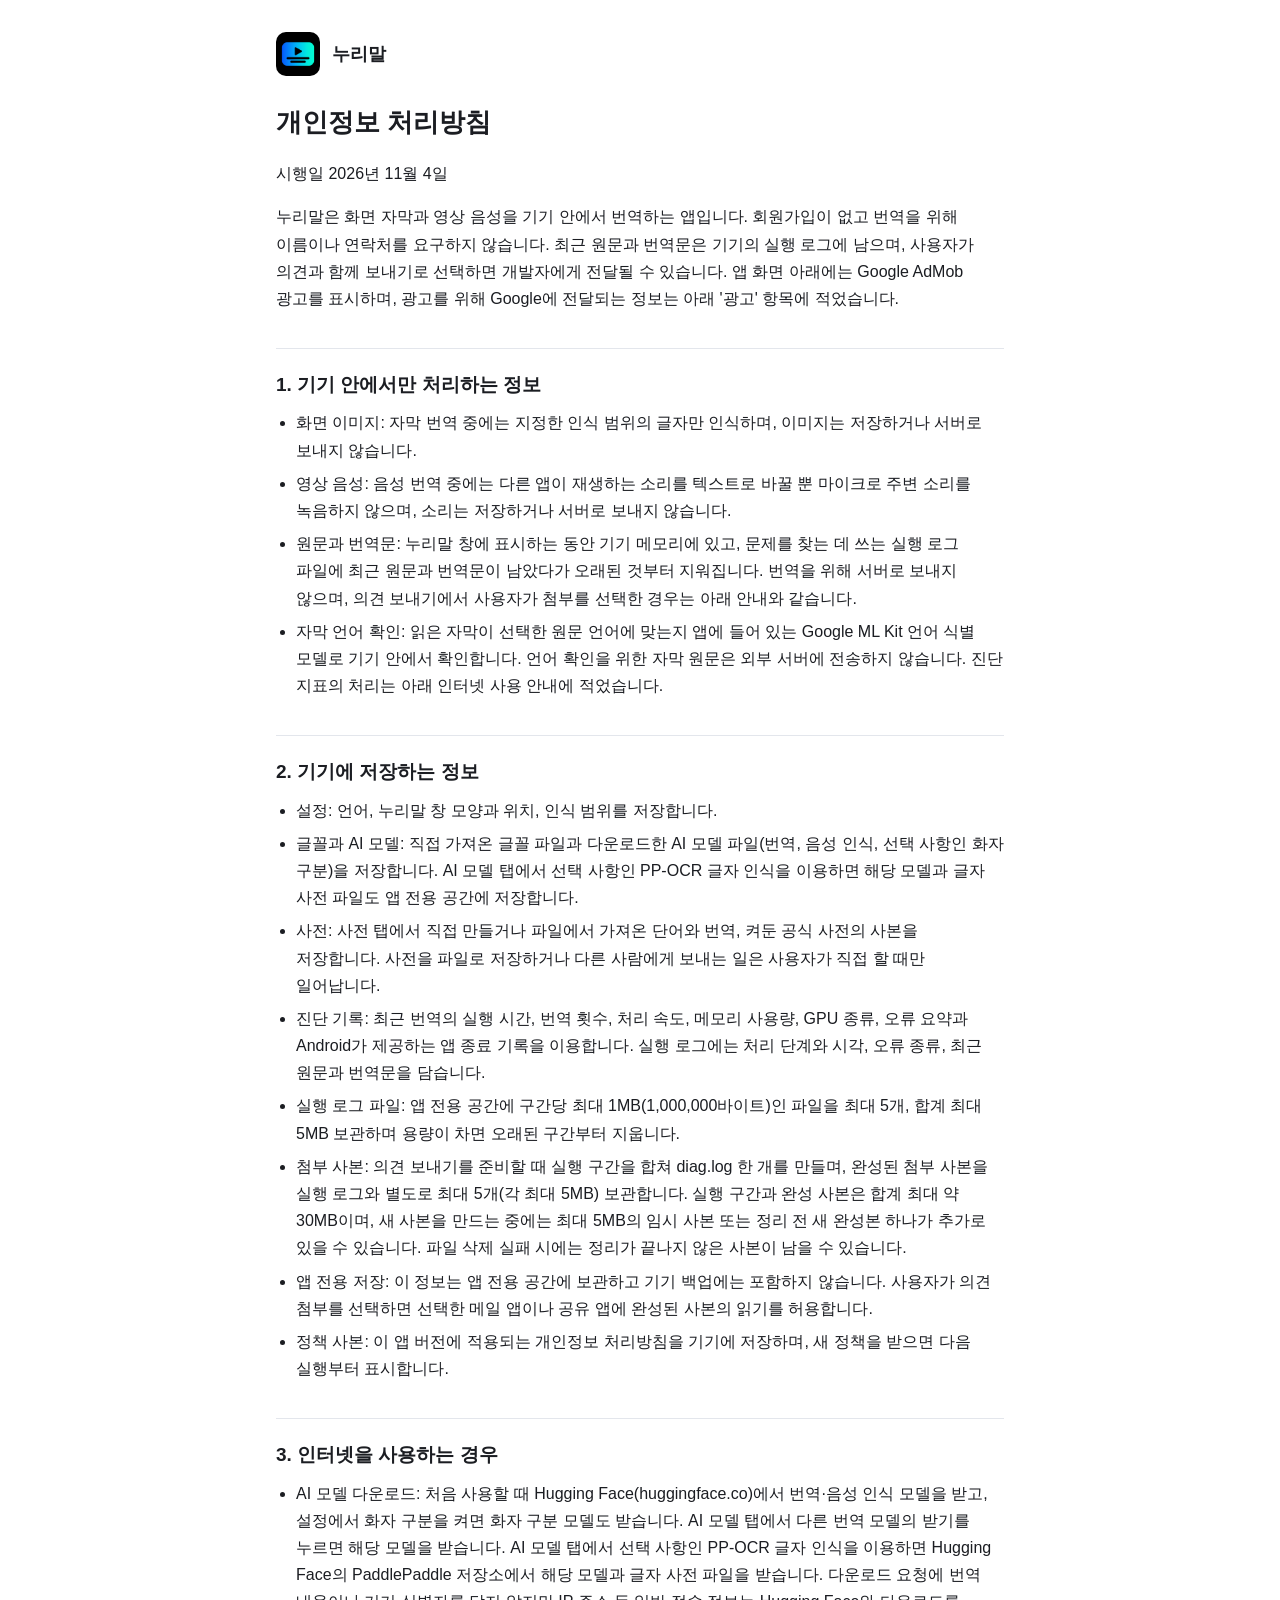
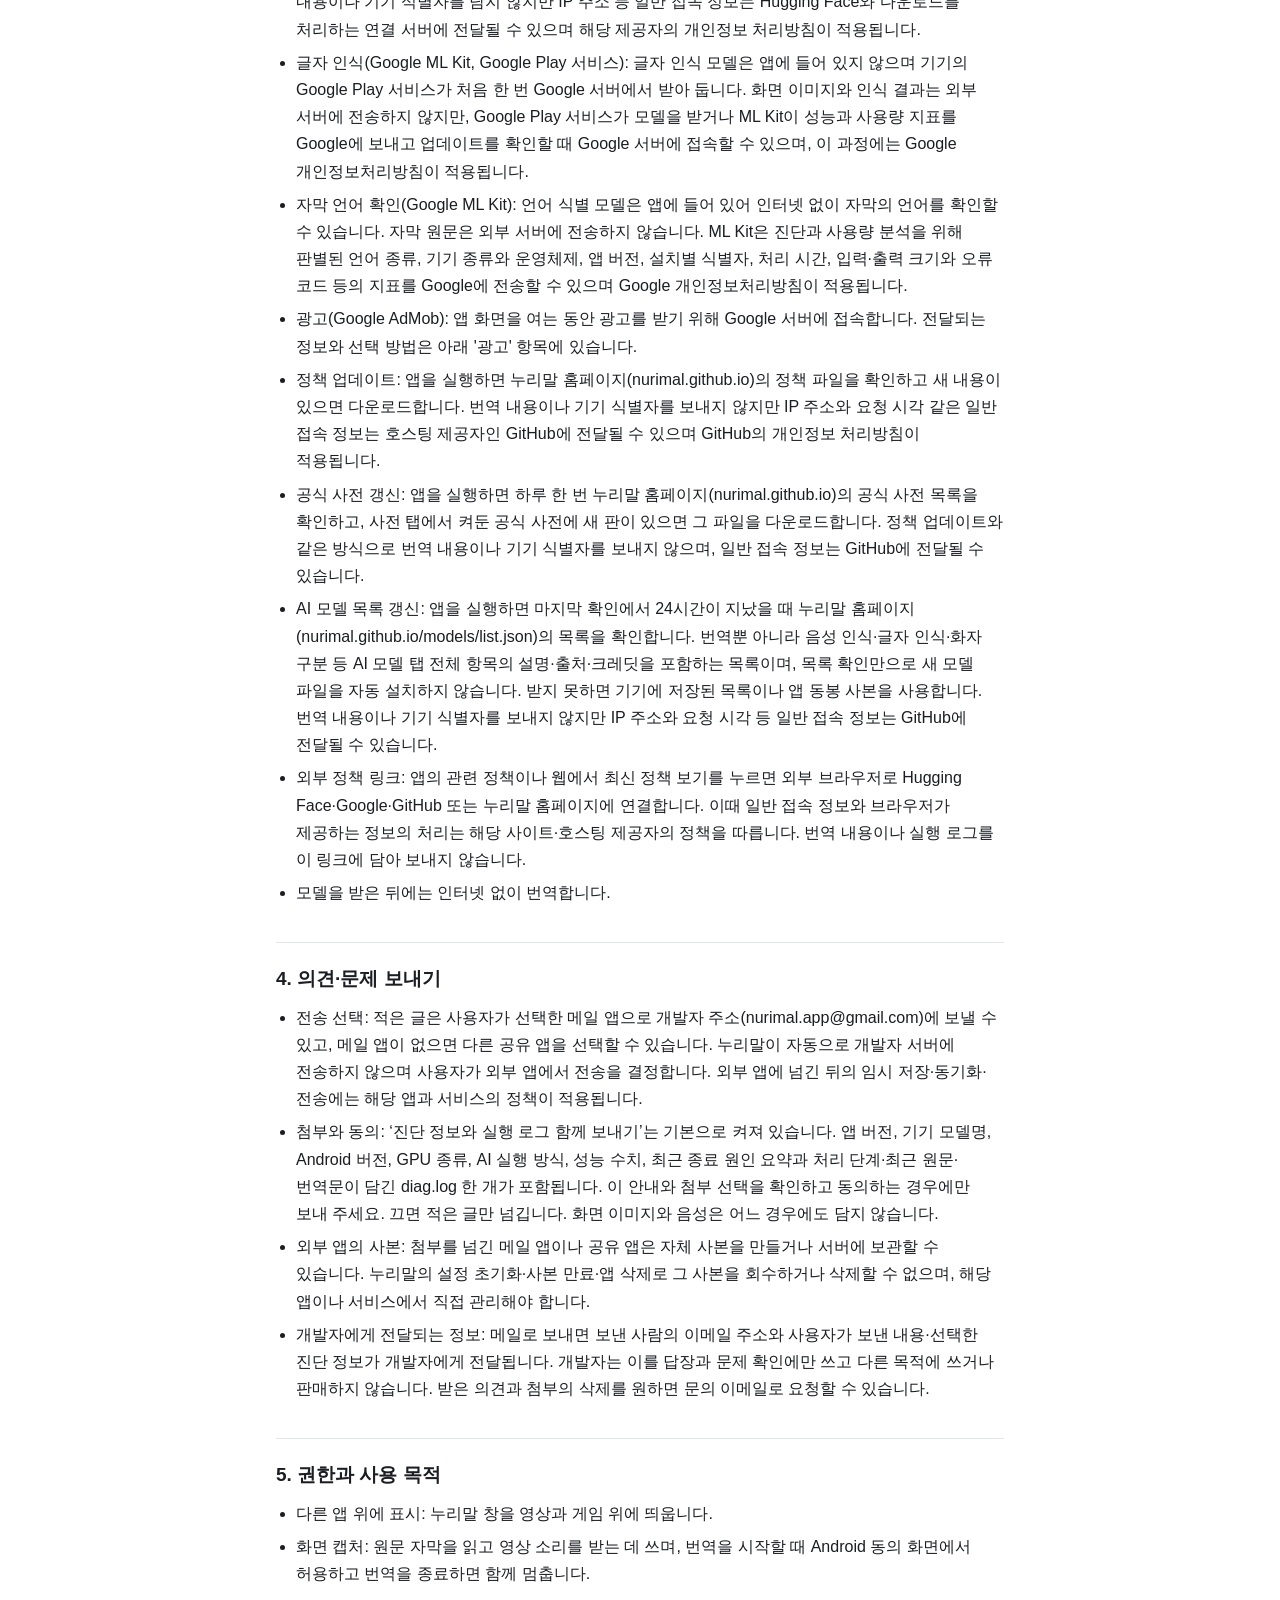
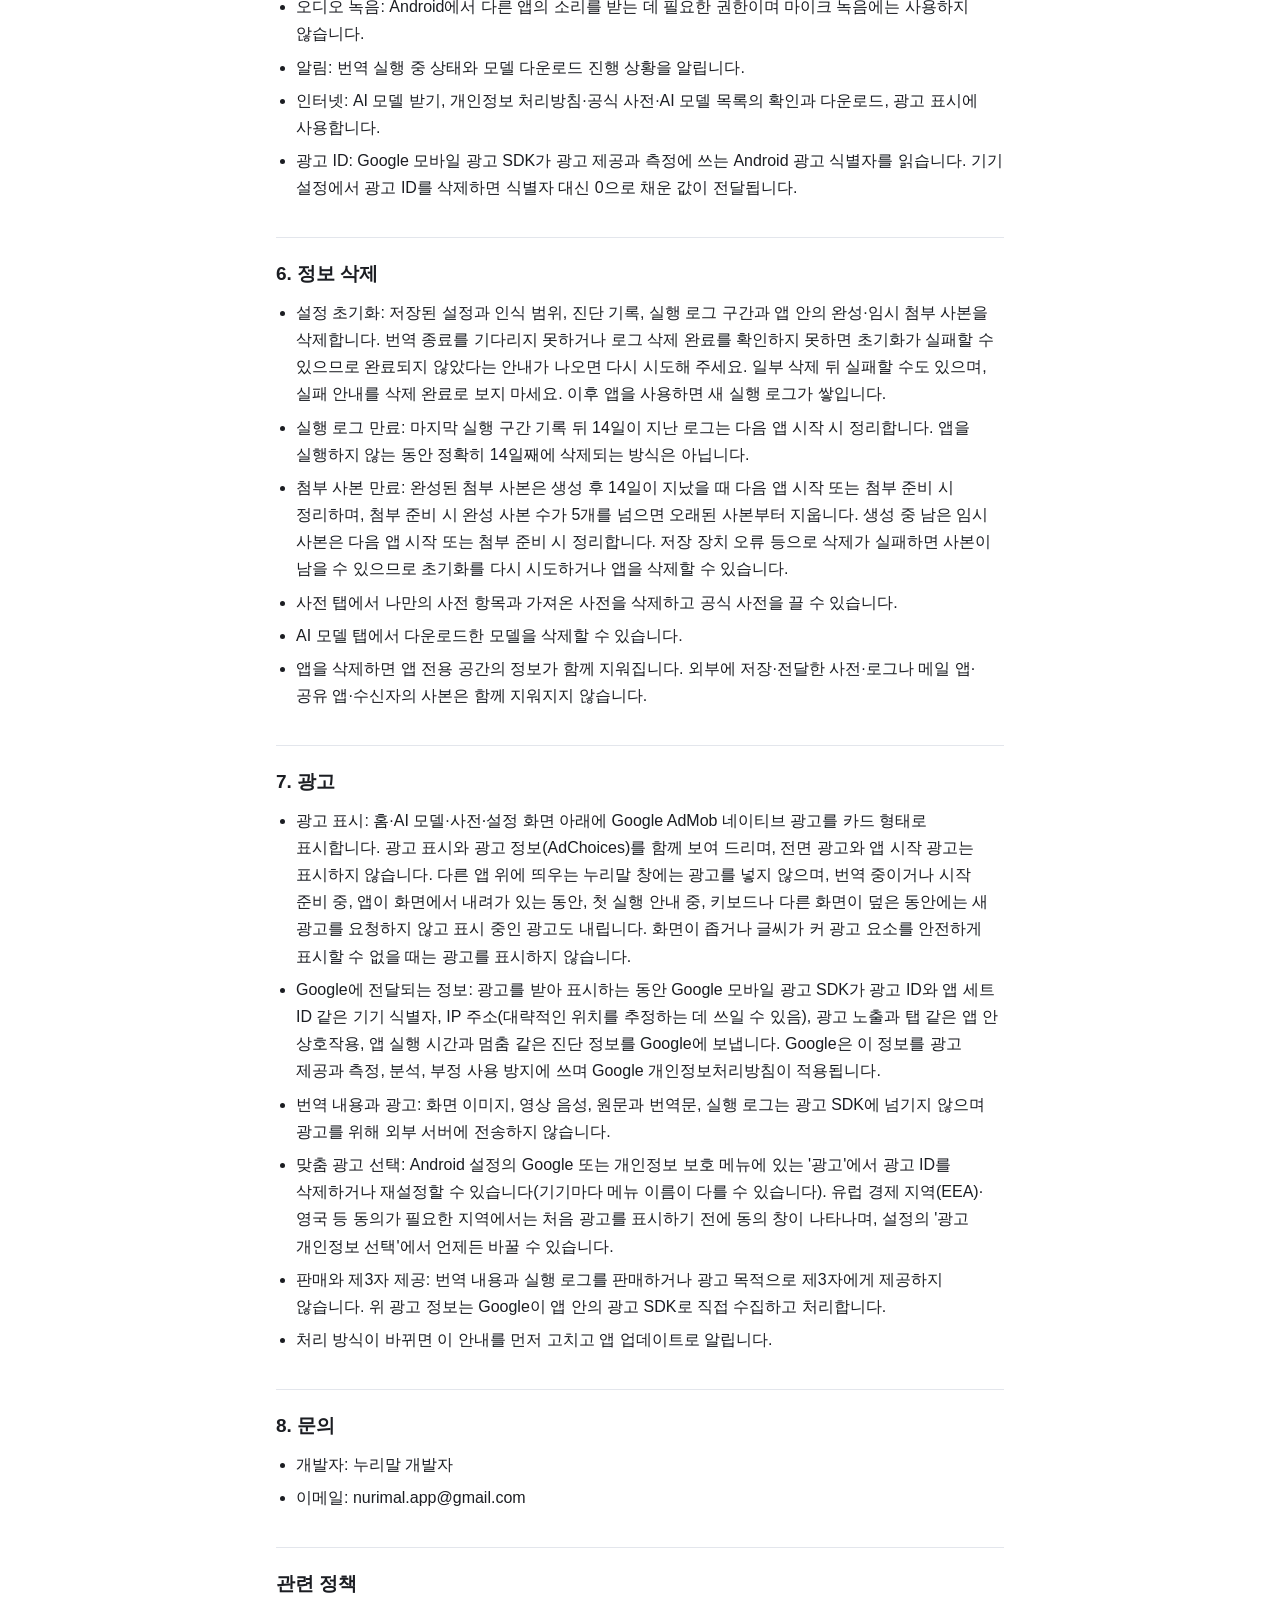
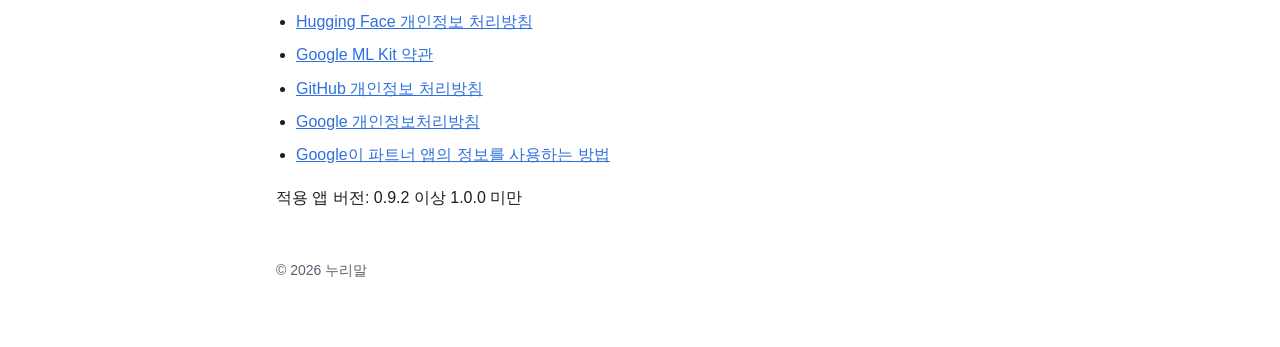
<file: privacy/index.html>
<!doctype html>
<html lang="ko">
<head>
<meta charset="utf-8">
<meta name="viewport" content="width=device-width, initial-scale=1">
<title>누리말 개인정보 처리방침</title>
<meta name="description" content="누리말 앱의 개인정보 처리방침">
<link rel="icon" href="../icon.png">
<style>
  :root { --bg:#ffffff; --fg:#1b1d22; --muted:#5b6170; --line:#e3e6ec; --accent:#2f6fde; }
  @media (prefers-color-scheme: dark) {
    :root { --bg:#121418; --fg:#e8eaee; --muted:#a3a9b6; --line:#2a2e36; --accent:#7aa7ff; }
  }
  * { box-sizing: border-box; }
  body { margin:0; background:var(--bg); color:var(--fg);
    font-family: -apple-system, "Pretendard", "Apple SD Gothic Neo", "Noto Sans KR", "Malgun Gothic", sans-serif;
    line-height:1.7; word-break:keep-all; overflow-wrap:anywhere; }
  main { max-width:760px; margin:0 auto; padding:32px 16px 64px; }
  header { display:flex; align-items:center; gap:12px; margin-bottom:8px; }
  header img { width:44px; height:44px; border-radius:10px; }
  header a { color:inherit; text-decoration:none; font-weight:700; font-size:18px; }
  h1 { font-size:26px; margin:24px 0 4px; }
  h2 { font-size:19px; margin:36px 0 8px; padding-top:20px; border-top:1px solid var(--line); }
  .date { color:var(--muted); font-size:14px; margin:0 0 16px; }
  ul { padding-left:20px; margin:8px 0; }
  li { margin:6px 0; }
  a { color:var(--accent); }
  table { width:100%; border-collapse:collapse; font-size:15px; }
  th, td { text-align:left; vertical-align:top; padding:10px 8px; border-bottom:1px solid var(--line); }
  th { white-space:nowrap; color:var(--muted); font-weight:600; }
  footer { margin-top:48px; color:var(--muted); font-size:14px; }
</style>
</head>
<body>
<main>
  <header>
    <img src="../icon.png" alt="">
    <a href="../">누리말</a>
  </header>

<div id="policy-content">
<h1>개인정보 처리방침</h1>
<p class="date">시행일 2026년 11월 4일</p>
<p>누리말은 화면 자막과 영상 음성을 기기 안에서 번역하는 앱입니다. 회원가입이 없고 번역을 위해 이름이나 연락처를 요구하지 않습니다. 최근 원문과 번역문은 기기의 실행 로그에 남으며, 사용자가 의견과 함께 보내기로 선택하면 개발자에게 전달될 수 있습니다. 앱 화면 아래에는 Google AdMob 광고를 표시하며, 광고를 위해 Google에 전달되는 정보는 아래 &#x27;광고&#x27; 항목에 적었습니다.</p>
<h2>1. 기기 안에서만 처리하는 정보</h2>
<ul><li>화면 이미지: 자막 번역 중에는 지정한 인식 범위의 글자만 인식하며, 이미지는 저장하거나 서버로 보내지 않습니다.</li><li>영상 음성: 음성 번역 중에는 다른 앱이 재생하는 소리를 텍스트로 바꿀 뿐 마이크로 주변 소리를 녹음하지 않으며, 소리는 저장하거나 서버로 보내지 않습니다.</li><li>원문과 번역문: 누리말 창에 표시하는 동안 기기 메모리에 있고, 문제를 찾는 데 쓰는 실행 로그 파일에 최근 원문과 번역문이 남았다가 오래된 것부터 지워집니다. 번역을 위해 서버로 보내지 않으며, 의견 보내기에서 사용자가 첨부를 선택한 경우는 아래 안내와 같습니다.</li><li>자막 언어 확인: 읽은 자막이 선택한 원문 언어에 맞는지 앱에 들어 있는 Google ML Kit 언어 식별 모델로 기기 안에서 확인합니다. 언어 확인을 위한 자막 원문은 외부 서버에 전송하지 않습니다. 진단 지표의 처리는 아래 인터넷 사용 안내에 적었습니다.</li></ul>
<h2>2. 기기에 저장하는 정보</h2>
<ul><li>설정: 언어, 누리말 창 모양과 위치, 인식 범위를 저장합니다.</li><li>글꼴과 AI 모델: 직접 가져온 글꼴 파일과 다운로드한 AI 모델 파일(번역, 음성 인식, 선택 사항인 화자 구분)을 저장합니다. AI 모델 탭에서 선택 사항인 PP-OCR 글자 인식을 이용하면 해당 모델과 글자 사전 파일도 앱 전용 공간에 저장합니다.</li><li>사전: 사전 탭에서 직접 만들거나 파일에서 가져온 단어와 번역, 켜둔 공식 사전의 사본을 저장합니다. 사전을 파일로 저장하거나 다른 사람에게 보내는 일은 사용자가 직접 할 때만 일어납니다.</li><li>진단 기록: 최근 번역의 실행 시간, 번역 횟수, 처리 속도, 메모리 사용량, GPU 종류, 오류 요약과 Android가 제공하는 앱 종료 기록을 이용합니다. 실행 로그에는 처리 단계와 시각, 오류 종류, 최근 원문과 번역문을 담습니다.</li><li>실행 로그 파일: 앱 전용 공간에 구간당 최대 1MB(1,000,000바이트)인 파일을 최대 5개, 합계 최대 5MB 보관하며 용량이 차면 오래된 구간부터 지웁니다.</li><li>첨부 사본: 의견 보내기를 준비할 때 실행 구간을 합쳐 diag.log 한 개를 만들며, 완성된 첨부 사본을 실행 로그와 별도로 최대 5개(각 최대 5MB) 보관합니다. 실행 구간과 완성 사본은 합계 최대 약 30MB이며, 새 사본을 만드는 중에는 최대 5MB의 임시 사본 또는 정리 전 새 완성본 하나가 추가로 있을 수 있습니다. 파일 삭제 실패 시에는 정리가 끝나지 않은 사본이 남을 수 있습니다.</li><li>앱 전용 저장: 이 정보는 앱 전용 공간에 보관하고 기기 백업에는 포함하지 않습니다. 사용자가 의견 첨부를 선택하면 선택한 메일 앱이나 공유 앱에 완성된 사본의 읽기를 허용합니다.</li><li>정책 사본: 이 앱 버전에 적용되는 개인정보 처리방침을 기기에 저장하며, 새 정책을 받으면 다음 실행부터 표시합니다.</li></ul>
<h2>3. 인터넷을 사용하는 경우</h2>
<ul><li>AI 모델 다운로드: 처음 사용할 때 Hugging Face(huggingface.co)에서 번역·음성 인식 모델을 받고, 설정에서 화자 구분을 켜면 화자 구분 모델도 받습니다. AI 모델 탭에서 다른 번역 모델의 받기를 누르면 해당 모델을 받습니다. AI 모델 탭에서 선택 사항인 PP-OCR 글자 인식을 이용하면 Hugging Face의 PaddlePaddle 저장소에서 해당 모델과 글자 사전 파일을 받습니다. 다운로드 요청에 번역 내용이나 기기 식별자를 담지 않지만 IP 주소 등 일반 접속 정보는 Hugging Face와 다운로드를 처리하는 연결 서버에 전달될 수 있으며 해당 제공자의 개인정보 처리방침이 적용됩니다.</li><li>글자 인식(Google ML Kit, Google Play 서비스): 글자 인식 모델은 앱에 들어 있지 않으며 기기의 Google Play 서비스가 처음 한 번 Google 서버에서 받아 둡니다. 화면 이미지와 인식 결과는 외부 서버에 전송하지 않지만, Google Play 서비스가 모델을 받거나 ML Kit이 성능과 사용량 지표를 Google에 보내고 업데이트를 확인할 때 Google 서버에 접속할 수 있으며, 이 과정에는 Google 개인정보처리방침이 적용됩니다.</li><li>자막 언어 확인(Google ML Kit): 언어 식별 모델은 앱에 들어 있어 인터넷 없이 자막의 언어를 확인할 수 있습니다. 자막 원문은 외부 서버에 전송하지 않습니다. ML Kit은 진단과 사용량 분석을 위해 판별된 언어 종류, 기기 종류와 운영체제, 앱 버전, 설치별 식별자, 처리 시간, 입력·출력 크기와 오류 코드 등의 지표를 Google에 전송할 수 있으며 Google 개인정보처리방침이 적용됩니다.</li><li>광고(Google AdMob): 앱 화면을 여는 동안 광고를 받기 위해 Google 서버에 접속합니다. 전달되는 정보와 선택 방법은 아래 &#x27;광고&#x27; 항목에 있습니다.</li><li>정책 업데이트: 앱을 실행하면 누리말 홈페이지(nurimal.github.io)의 정책 파일을 확인하고 새 내용이 있으면 다운로드합니다. 번역 내용이나 기기 식별자를 보내지 않지만 IP 주소와 요청 시각 같은 일반 접속 정보는 호스팅 제공자인 GitHub에 전달될 수 있으며 GitHub의 개인정보 처리방침이 적용됩니다.</li><li>공식 사전 갱신: 앱을 실행하면 하루 한 번 누리말 홈페이지(nurimal.github.io)의 공식 사전 목록을 확인하고, 사전 탭에서 켜둔 공식 사전에 새 판이 있으면 그 파일을 다운로드합니다. 정책 업데이트와 같은 방식으로 번역 내용이나 기기 식별자를 보내지 않으며, 일반 접속 정보는 GitHub에 전달될 수 있습니다.</li><li>AI 모델 목록 갱신: 앱을 실행하면 마지막 확인에서 24시간이 지났을 때 누리말 홈페이지(nurimal.github.io/models/list.json)의 목록을 확인합니다. 번역뿐 아니라 음성 인식·글자 인식·화자 구분 등 AI 모델 탭 전체 항목의 설명·출처·크레딧을 포함하는 목록이며, 목록 확인만으로 새 모델 파일을 자동 설치하지 않습니다. 받지 못하면 기기에 저장된 목록이나 앱 동봉 사본을 사용합니다. 번역 내용이나 기기 식별자를 보내지 않지만 IP 주소와 요청 시각 등 일반 접속 정보는 GitHub에 전달될 수 있습니다.</li><li>외부 정책 링크: 앱의 관련 정책이나 웹에서 최신 정책 보기를 누르면 외부 브라우저로 Hugging Face·Google·GitHub 또는 누리말 홈페이지에 연결합니다. 이때 일반 접속 정보와 브라우저가 제공하는 정보의 처리는 해당 사이트·호스팅 제공자의 정책을 따릅니다. 번역 내용이나 실행 로그를 이 링크에 담아 보내지 않습니다.</li><li>모델을 받은 뒤에는 인터넷 없이 번역합니다.</li></ul>
<h2>4. 의견·문제 보내기</h2>
<ul><li>전송 선택: 적은 글은 사용자가 선택한 메일 앱으로 개발자 주소(nurimal.app@gmail.com)에 보낼 수 있고, 메일 앱이 없으면 다른 공유 앱을 선택할 수 있습니다. 누리말이 자동으로 개발자 서버에 전송하지 않으며 사용자가 외부 앱에서 전송을 결정합니다. 외부 앱에 넘긴 뒤의 임시 저장·동기화·전송에는 해당 앱과 서비스의 정책이 적용됩니다.</li><li>첨부와 동의: ‘진단 정보와 실행 로그 함께 보내기’는 기본으로 켜져 있습니다. 앱 버전, 기기 모델명, Android 버전, GPU 종류, AI 실행 방식, 성능 수치, 최근 종료 원인 요약과 처리 단계·최근 원문·번역문이 담긴 diag.log 한 개가 포함됩니다. 이 안내와 첨부 선택을 확인하고 동의하는 경우에만 보내 주세요. 끄면 적은 글만 넘깁니다. 화면 이미지와 음성은 어느 경우에도 담지 않습니다.</li><li>외부 앱의 사본: 첨부를 넘긴 메일 앱이나 공유 앱은 자체 사본을 만들거나 서버에 보관할 수 있습니다. 누리말의 설정 초기화·사본 만료·앱 삭제로 그 사본을 회수하거나 삭제할 수 없으며, 해당 앱이나 서비스에서 직접 관리해야 합니다.</li><li>개발자에게 전달되는 정보: 메일로 보내면 보낸 사람의 이메일 주소와 사용자가 보낸 내용·선택한 진단 정보가 개발자에게 전달됩니다. 개발자는 이를 답장과 문제 확인에만 쓰고 다른 목적에 쓰거나 판매하지 않습니다. 받은 의견과 첨부의 삭제를 원하면 문의 이메일로 요청할 수 있습니다.</li></ul>
<h2>5. 권한과 사용 목적</h2>
<ul><li>다른 앱 위에 표시: 누리말 창을 영상과 게임 위에 띄웁니다.</li><li>화면 캡처: 원문 자막을 읽고 영상 소리를 받는 데 쓰며, 번역을 시작할 때 Android 동의 화면에서 허용하고 번역을 종료하면 함께 멈춥니다.</li><li>오디오 녹음: Android에서 다른 앱의 소리를 받는 데 필요한 권한이며 마이크 녹음에는 사용하지 않습니다.</li><li>알림: 번역 실행 중 상태와 모델 다운로드 진행 상황을 알립니다.</li><li>인터넷: AI 모델 받기, 개인정보 처리방침·공식 사전·AI 모델 목록의 확인과 다운로드, 광고 표시에 사용합니다.</li><li>광고 ID: Google 모바일 광고 SDK가 광고 제공과 측정에 쓰는 Android 광고 식별자를 읽습니다. 기기 설정에서 광고 ID를 삭제하면 식별자 대신 0으로 채운 값이 전달됩니다.</li></ul>
<h2>6. 정보 삭제</h2>
<ul><li>설정 초기화: 저장된 설정과 인식 범위, 진단 기록, 실행 로그 구간과 앱 안의 완성·임시 첨부 사본을 삭제합니다. 번역 종료를 기다리지 못하거나 로그 삭제 완료를 확인하지 못하면 초기화가 실패할 수 있으므로 완료되지 않았다는 안내가 나오면 다시 시도해 주세요. 일부 삭제 뒤 실패할 수도 있으며, 실패 안내를 삭제 완료로 보지 마세요. 이후 앱을 사용하면 새 실행 로그가 쌓입니다.</li><li>실행 로그 만료: 마지막 실행 구간 기록 뒤 14일이 지난 로그는 다음 앱 시작 시 정리합니다. 앱을 실행하지 않는 동안 정확히 14일째에 삭제되는 방식은 아닙니다.</li><li>첨부 사본 만료: 완성된 첨부 사본은 생성 후 14일이 지났을 때 다음 앱 시작 또는 첨부 준비 시 정리하며, 첨부 준비 시 완성 사본 수가 5개를 넘으면 오래된 사본부터 지웁니다. 생성 중 남은 임시 사본은 다음 앱 시작 또는 첨부 준비 시 정리합니다. 저장 장치 오류 등으로 삭제가 실패하면 사본이 남을 수 있으므로 초기화를 다시 시도하거나 앱을 삭제할 수 있습니다.</li><li>사전 탭에서 나만의 사전 항목과 가져온 사전을 삭제하고 공식 사전을 끌 수 있습니다.</li><li>AI 모델 탭에서 다운로드한 모델을 삭제할 수 있습니다.</li><li>앱을 삭제하면 앱 전용 공간의 정보가 함께 지워집니다. 외부에 저장·전달한 사전·로그나 메일 앱·공유 앱·수신자의 사본은 함께 지워지지 않습니다.</li></ul>
<h2>7. 광고</h2>
<ul><li>광고 표시: 홈·AI 모델·사전·설정 화면 아래에 Google AdMob 네이티브 광고를 카드 형태로 표시합니다. 광고 표시와 광고 정보(AdChoices)를 함께 보여 드리며, 전면 광고와 앱 시작 광고는 표시하지 않습니다. 다른 앱 위에 띄우는 누리말 창에는 광고를 넣지 않으며, 번역 중이거나 시작 준비 중, 앱이 화면에서 내려가 있는 동안, 첫 실행 안내 중, 키보드나 다른 화면이 덮은 동안에는 새 광고를 요청하지 않고 표시 중인 광고도 내립니다. 화면이 좁거나 글씨가 커 광고 요소를 안전하게 표시할 수 없을 때는 광고를 표시하지 않습니다.</li><li>Google에 전달되는 정보: 광고를 받아 표시하는 동안 Google 모바일 광고 SDK가 광고 ID와 앱 세트 ID 같은 기기 식별자, IP 주소(대략적인 위치를 추정하는 데 쓰일 수 있음), 광고 노출과 탭 같은 앱 안 상호작용, 앱 실행 시간과 멈춤 같은 진단 정보를 Google에 보냅니다. Google은 이 정보를 광고 제공과 측정, 분석, 부정 사용 방지에 쓰며 Google 개인정보처리방침이 적용됩니다.</li><li>번역 내용과 광고: 화면 이미지, 영상 음성, 원문과 번역문, 실행 로그는 광고 SDK에 넘기지 않으며 광고를 위해 외부 서버에 전송하지 않습니다.</li><li>맞춤 광고 선택: Android 설정의 Google 또는 개인정보 보호 메뉴에 있는 &#x27;광고&#x27;에서 광고 ID를 삭제하거나 재설정할 수 있습니다(기기마다 메뉴 이름이 다를 수 있습니다). 유럽 경제 지역(EEA)·영국 등 동의가 필요한 지역에서는 처음 광고를 표시하기 전에 동의 창이 나타나며, 설정의 &#x27;광고 개인정보 선택&#x27;에서 언제든 바꿀 수 있습니다.</li><li>판매와 제3자 제공: 번역 내용과 실행 로그를 판매하거나 광고 목적으로 제3자에게 제공하지 않습니다. 위 광고 정보는 Google이 앱 안의 광고 SDK로 직접 수집하고 처리합니다.</li><li>처리 방식이 바뀌면 이 안내를 먼저 고치고 앱 업데이트로 알립니다.</li></ul>
<h2>8. 문의</h2>
<ul><li>개발자: 누리말 개발자</li><li>이메일: nurimal.app@gmail.com</li></ul>
<h2>관련 정책</h2><ul><li><a href="https://huggingface.co/privacy">Hugging Face 개인정보 처리방침</a></li><li><a href="https://developers.google.com/ml-kit/terms">Google ML Kit 약관</a></li><li><a href="https://docs.github.com/en/site-policy/privacy-policies/github-general-privacy-statement">GitHub 개인정보 처리방침</a></li><li><a href="https://policies.google.com/privacy">Google 개인정보처리방침</a></li><li><a href="https://policies.google.com/technologies/partner-sites">Google이 파트너 앱의 정보를 사용하는 방법</a></li></ul>
</div>
<p id="policy-version-note"></p><label hidden>정책 버전 <select id="policy-select" aria-label="정책 버전"></select></label>
<footer>© 2026 누리말</footer>

</main>
<script src="policy-page.js" defer></script>
</body>
</html>
</file>
<file: assets/editorial/capture-base.css>
/* Existing approved capture composition and mascot styles; layout overrides are in design.css. */

  :root { color-scheme:light; --bg:#fff; --bg2:#f7f7f5; --card:#fff; --fg:#161616; --muted:#616161;
    --line:#e4e4e0; --brand1:#136f63; --brand2:#136f63; --grad:linear-gradient(135deg,#136f63,#136f63);
    --shadow:0 12px 32px #1717170a; --shadow-lg:0 16px 40px #17171712; --radius:24px; }
  * { box-sizing:border-box; }
  html { scroll-behavior:smooth; }
  body { margin:0; background:var(--bg); color:var(--fg); font-family:-apple-system,"Pretendard","Apple SD Gothic Neo","Noto Sans KR","Malgun Gothic",sans-serif;
    line-height:1.65; word-break:keep-all; overflow-wrap:anywhere; -webkit-font-smoothing:antialiased; }
  p { text-wrap:pretty; } h1,h2,h3 { text-wrap:balance; }
  a { color:inherit; text-underline-offset:4px; }
  a:focus-visible,button:focus-visible,summary:focus-visible { outline:2px solid #136f63; outline-offset:4px; }
  .wrap { width:100%; max-width:1240px; margin:auto; padding:0 40px; }
  header.top { position:sticky; top:0; z-index:40; background:#ffffffed; backdrop-filter:blur(16px); border-bottom:1px solid #ededeb; }
  header.top .wrap { height:74px; display:flex; align-items:center; justify-content:space-between; gap:20px; }
  .brand { display:flex; align-items:center; gap:11px; font-size:21px; font-weight:800; text-decoration:none; white-space:nowrap; }
  .brand img { width:34px; height:34px; border-radius:10px; }
  header.top nav { display:flex; align-items:center; gap:28px; } header.top nav a { font-size:13px; text-decoration:none; font-weight:600; }
  header.top nav a:hover { text-decoration:underline; } header.top nav .get { border-radius:999px; padding:9px 20px; background:#161616; color:white; }
  .hero { background:#fff; }
  .hero-grid { display:grid; gap:36px; padding:76px 0 40px; text-align:center; }
  .hero-meta { display:none; }
  .eyebrow { display:block; color:#65655f; font-size:13px; font-weight:700; letter-spacing:1px; }
  .hero h1 { font-size:clamp(42px,5.6vw,76px); line-height:1.16; letter-spacing:-2.8px; font-weight:800; margin:18px 0; }
  .hero h1 .grad-text { color:#161616; }
  .hero .sub { max-width:36em; font-size:18px; color:var(--muted); margin:20px auto 0; }
  .cta-row { display:flex; align-items:center; justify-content:center; flex-wrap:wrap; gap:24px; margin-top:28px; }
  .play-badge { display:inline-flex; align-items:center; justify-content:center; background:#161616; color:white;
    border-radius:999px; padding:13px 26px; text-decoration:none; box-shadow:none; }
  .play-badge small,.play-badge .tri { display:none; } .play-badge b { font-size:14px; font-weight:700; }
  .play-badge.release-status { cursor:default; }
  .play-badge.release-status:hover { background:var(--button-bg,#161616); }
  .play-badge:hover { background:#3c3c3c; } .link-more { font-size:14px; font-weight:700; }
  .launch-date { display:block; color:var(--muted); font-size:13px; margin-top:16px; }
  .test-steps { display:grid; grid-template-columns:repeat(3,minmax(0,1fr)); gap:20px; padding:0; margin:32px auto; list-style:none; max-width:920px; text-align:left; }
  .test-steps li { display:flex; flex-direction:column; min-width:0; padding:22px; border:1px solid var(--line); border-radius:16px; }
  .test-steps strong { display:block; font-size:17px; }
  .test-steps p { font-size:14px; margin:12px 0 16px; }
  .test-steps .play-badge { width:100%; min-height:44px; margin-top:auto; border:0; font:inherit; font-size:13px; font-weight:700; line-height:1.4; padding:11px 18px; }
  .test-steps .test-pending-action { background:var(--line); color:var(--muted); cursor:default; }
  .test-pending { color:var(--muted); font-size:13px; }
  .cta-panel p.test-note { max-width:920px; font-size:14px; margin:18px auto; }
  [hidden] { display:none !important; }
  @media(max-width:959px) { .test-steps { grid-template-columns:1fr; gap:12px; } }
  .trust-row { display:flex; justify-content:center; flex-wrap:wrap; gap:12px 24px; margin:24px auto 0; color:#666; font-size:12px; }
  .trust-row i { display:none; }
  .hero-visual { width:min(100%,1020px); margin:auto; }
  .hero-composition { margin:0; } .hero-composition figcaption { font-size:11px; color:#787873; margin:10px 0 0; text-align:center; }
  .hero-badge,.scroll-cue { display:none; }
  .photo-composite { position:relative; aspect-ratio:1402/1122; overflow:hidden; background:#f0efeb; }
  .photo-plane { position:absolute; width:1402px; height:1122px; left:0; top:0; transform-origin:0 0; transform:scale(var(--scene-scale,0)); }
  .photo-composite .scene-photo { display:block; width:1402px; height:1122px; }
  .everyday-viewing .photo-plane { transform:scale(var(--scene-scale,0)) translate(-412px,-165px) scale(1.5); }
  .photo-screen-mask { position:absolute; inset:0; background:#080c12; }
  .photo-display { position:absolute; left:0; top:0; overflow:hidden; transform-origin:0 0; background:#080c12; }
  /* Keep originals intact; crop only the source sidebars, then stretch to all four display corners. */
  .photo-display img { position:absolute; display:block; width:121.875%; max-width:none; height:100%; left:-10.9375%; top:0; object-fit:fill; }
  /* Drama capture has only top/bottom source bars; preserve its full width. */
  .drama-capture .photo-display img { width:100%; left:0; height:110%; top:-5%; }
  .source-credit { align-items:center; }
  .camera-hole { position:absolute; left:1.15%; top:50%; width:18px; height:18px; border-radius:50%; background:#0b0b0b; transform:translate(-50%,-50%); }
  .hero-cinematic .photo-composite { aspect-ratio:1.65; border-radius:28px; }
  .hero-cinematic .photo-plane { transform:scale(var(--scene-scale,0)) translateY(-60px); }

  .specband .wrap { display:grid; grid-template-columns:repeat(3,minmax(0,1fr)); gap:24px; padding-top:52px; padding-bottom:64px; text-align:center; }
  .specband b { display:block; font-size:clamp(60px,7vw,88px); line-height:1.1; letter-spacing:-3px; font-weight:750; margin-bottom:12px; }
  .specband .count { font:inherit; color:inherit; } .stat-unit { font-size:23px; letter-spacing:0; margin-left:4px; }
  .stat-label { color:var(--muted); font-size:14px; }
  .feature-jump { display:grid; grid-template-columns:repeat(3,1fr); gap:18px; margin:0 auto 70px; }
  .feature-jump a { display:flex; justify-content:space-between; align-items:center; padding:24px; background:#f5f5f2; border-radius:18px; text-decoration:none; font-size:15px; font-weight:700; }
  .feature-jump a:hover { background:#ededeb; }
  section.film { padding:100px 0; scroll-margin-top:85px; }
  section.film.alt { background:var(--bg2); }
  .film-grid { display:grid; grid-template-columns:.8fr 1.2fr; gap:68px; align-items:center; }
  .film-grid.flip .copy { order:2; }
  .copy { min-width:0; }
  .kicker { display:flex; align-items:center; gap:10px; font-size:12px; font-weight:700; letter-spacing:1px; color:#73736d; margin:0 0 18px; }
  .kicker .num { color:#797971; font-size:12px; }
  section.film h2 { font-size:clamp(34px,4.2vw,54px); line-height:1.22; letter-spacing:-1.9px; margin:0; font-weight:750; }
  section.film .body { color:var(--muted); font-size:17px; margin:22px 0 0; max-width:34em; }
  .product-figure { min-width:0; margin:0; }
  .product-stage { position:relative; overflow:hidden; padding-bottom:20px; border-radius:24px; background:#eeeee9; color:#484843; }
  .stage-label { position:absolute; z-index:2; top:16px; left:16px; right:16px; display:flex; align-items:center; justify-content:space-between; gap:8px; font-size:10px; font-weight:700; }
  .stage-label span { border-radius:999px; background:#ffffffe0; padding:5px 10px; color:#353530; }
  .detail-label { margin:16px 22px 9px; font-size:11px; font-weight:700; }
  /* Scale unchanged captures by the yellow caption's measured source-pixel height. */
  .detail-strip { position:relative; aspect-ratio:5.3/1; min-height:90px; width:calc(100% - 44px); container-type:inline-size; overflow:hidden; border-radius:12px; margin:0 22px; background:#111; }
  .detail-strip img { --caption-height:clamp(14px,3.3cqw,22px); position:absolute; width:calc(var(--caption-height) * 80.689655); max-width:none; height:auto; left:calc(50% - var(--caption-height) * var(--caption-center-x)); top:calc(42% - var(--caption-height) * var(--caption-center-y)); }
  .detail-strip.talk-detail { --caption-center-x:40.913793; --caption-center-y:5.896552; }
  .detail-strip.voice-detail { --caption-center-x:40.948276; --caption-center-y:32.517241; }
  .detail-strip.game-detail { --caption-center-x:42.568966; --caption-center-y:6.344828; }
  .detail-strip.game-voice-detail { --caption-center-x:41.568966; --caption-center-y:6.827586; }
  .detail-strip.news-detail { --caption-center-x:40.258621; --caption-center-y:7.379310; }
  .detail-strip.drama-detail { --caption-center-x:40.431034; --caption-center-y:8.586207; }
  .product-figure figcaption { color:var(--muted); font-size:12px; padding:18px 4px 0; line-height:1.7; }
  .product-figure figcaption strong { display:block; color:var(--fg); font-size:14px; margin-bottom:5px; }
  .game-example,.range-example { margin-top:72px; }
  .scene-card { display:grid; grid-template-columns:.72fr 1.28fr; gap:44px; align-items:center; padding:44px;
    border-radius:28px; background:#f4f4f0; }
  .scene-tag { display:block; font-size:11px; font-weight:700; color:#74746c; letter-spacing:1px; margin-bottom:16px; }
  .scene-copy h3 { font-size:clamp(26px,3.3vw,39px); font-weight:750; letter-spacing:-1.2px; line-height:1.28; margin:0; }
  .scene-copy p { color:var(--muted); font-size:15px; margin:20px 0 0; }
  #voice .scene-card { background:#fff; }
  .range-example.scene-card { background:#f2f4ef; }
  .range-legend { display:flex; flex-wrap:wrap; gap:10px; font-size:11px; margin-top:20px; }
  .range-legend span { padding:7px 10px; background:#fff; border:1px solid #d6ddd1; border-radius:8px; }
  .range-stage { padding-bottom:0; background:#f0efeb; }
  .range-composite { position:relative; aspect-ratio:1402/820; overflow:hidden; }
  #subtitle-range h2 { font-size:clamp(32px,3.4vw,46px); }
  .range-device { position:absolute; left:100px; top:160px; width:1180px; height:568px; }
  .range-face { position:absolute; inset:0; padding:11px; border:3px solid #171918; border-radius:22px; background:#101111; box-shadow:0 18px 38px #00000029; }
  .range-screen { position:relative; width:100%; height:100%; border-radius:10px; overflow:hidden; background:#111; }
  /* This scene alone preserves the capture ratio; clip sidebars and overflow rather than stretch. */
  .range-capture { position:absolute; display:block; width:121.875%; max-width:none; height:auto; left:-10.9375%; top:50%; transform:translateY(-50%); }
  .range-face::after { content:""; position:absolute; left:26px; top:50%; width:13px; height:13px; border-radius:50%; background:#080909; box-shadow:0 0 0 2px #2a2b2b; }
  .range-hand { position:absolute; width:500px; height:500px; max-width:none; left:814px; top:495px; pointer-events:none; }
  .dict-card { background:#f4f4f0; border:1px solid #e9e9e3; border-radius:24px; padding:28px; }
  .demo-label { display:flex; align-items:center; gap:8px; color:#74746c; font-size:11px; font-weight:600; margin-bottom:16px; }
  .dict-row { display:flex; align-items:center; gap:16px; padding:20px 0; font-size:17px; }
  .dict-row + .dict-row { border-top:1px solid #ddd; }
  .dict-row .from,.dict-row .to { font-weight:700; }
  .dict-row .arrow { color:#818178; }
  .dict-row .tag { margin-left:auto; font-size:10px; background:#fff; border-radius:999px; padding:5px 10px; white-space:nowrap; }
  .dict-row.more { justify-content:center; font-size:13px; color:var(--muted); }
  .model-stage { display:flex; align-items:center; justify-content:center; gap:18px; padding:32px 24px 48px; border-radius:24px; background:#f4f3ee; }
  .device-unit { position:relative; width:200px; aspect-ratio:1080/2340; flex:none; perspective:1000px; }
  .device-unit::before, .device-unit::after { content:""; position:absolute; pointer-events:none; border-radius:50%; transform:rotate(-5deg); }
  .device-unit::before { left:-4%; bottom:-26px; width:108%; height:28px; background:#37352e24; filter:blur(12px); }
  .device-unit::after { left:7%; bottom:-15px; width:87%; height:17px; background:#302e2938; filter:blur(7px); }
  .device-body { position:absolute; inset:0; transform-style:preserve-3d; transform:rotateY(28deg) rotateX(7deg) rotateZ(-5deg); }
  .device-depth { position:absolute; inset:0; border:1px solid #a9abad; border-radius:20px; background:linear-gradient(110deg,#e2e3e4,#a7aaac 48%,#e9e9e9); transform:translateZ(var(--depth)); }
  .device-side { position:absolute; top:20px; bottom:20px; left:-10px; width:20px; background:linear-gradient(90deg,#969a9d,#d9dbdc 26%,#f1f1ef 45%,#b8babc 82%,#8e9396); transform:rotateY(-90deg); }
  .device-side::before, .device-side::after { content:""; position:absolute; left:4px; width:12px; border:1px solid #858a8d; border-radius:3px; background:linear-gradient(90deg,#b8babc,#e4e5e5); }
  .device-side::before { top:8%; height:2px; } .device-side::after { bottom:8%; height:2px; }
  .device-frame { position:absolute; inset:0; padding:4px; border:2px solid #b8b9b9; border-radius:20px; background:#111; transform:translateZ(10px); }
  .device-frame::after { content:""; position:absolute; top:12px; left:50%; width:5px; height:5px; border-radius:50%; background:#111; transform:translateX(-50%); }
  .device-frame img { display:block; width:100%; height:100%; object-fit:fill; border-radius:14px; }
  .model-notes { display:grid; gap:22px; font-size:11px; color:#65655e; }
  .model-notes b { display:block; font-size:15px; color:#222; margin-bottom:4px; }
  .model-notes span { display:block; padding-left:14px; border-left:2px solid #b3bca8; }
  .chips { display:flex; flex-wrap:wrap; gap:8px; margin-top:18px; }
  .chips span { background:#efefea; border-radius:999px; padding:6px 12px; color:#666; font-size:11px; }
  #device .film-grid { row-gap:20px; }
  .device-assurances { grid-column:1 / -1; order:3; display:flex; flex-wrap:wrap; gap:4px 28px; margin:0; padding:0; list-style:none; color:var(--muted); font-size:13px; line-height:1.65; }
  .device-assurances li { display:flex; align-items:baseline; gap:8px; margin:0; padding:0; min-width:0; }
  .device-assurances li::before { content:"•"; flex:none; }
  @media(max-width:639px) { .device-assurances { flex-direction:column; align-items:flex-start; } }
  ol.steps { list-style:none; display:grid; grid-template-columns:repeat(3,1fr); gap:20px; padding:0; margin:48px 0 0; counter-reset:step; }
  ol.steps li { counter-increment:step; background:#f5f5f1; border-radius:20px; padding:28px; }
  ol.steps li::before { content:"0" counter(step); display:block; font-size:32px; font-weight:600; letter-spacing:-1px; margin-bottom:18px; color:#88887f; }
  ol.steps li b { font-size:17px; } ol.steps li p { font-size:14px; color:var(--muted); margin:12px 0 0; }
  details.faq { max-width:900px; margin:auto; border-bottom:1px solid var(--line); }
  details.faq summary { display:flex; align-items:center; justify-content:space-between; gap:20px; cursor:pointer; list-style:none; font-size:17px; font-weight:600; padding:26px 0; }
  details.faq summary::-webkit-details-marker { display:none; }
  details.faq summary::after { content:"+"; font-size:27px; color:#6d6d65; flex:none; }
  details.faq[open] summary::after { content:"−"; }
  details.faq .a { color:var(--muted); padding:0 0 26px; margin:0; font-size:15px; max-width:53em; }
  table.spec { width:100%; max-width:900px; border-collapse:collapse; margin:46px auto 0; font-size:14px; }
  table.spec th,table.spec td { padding:24px 18px; text-align:left; vertical-align:top; border-bottom:1px solid var(--line); }
  table.spec th { width:25%; font-weight:600; color:#5c5c55; }
  .cta { padding:64px 0 100px; scroll-margin-top:85px; }
  .cta-panel { border-radius:28px; background:#f1f0e9; text-align:center; padding:76px 32px; }
  .cta-panel .orb { display:none; } .cta-panel h2 { font-size:clamp(34px,4.5vw,54px); letter-spacing:-1.8px; line-height:1.2; margin:0; }
  .cta-panel p { color:var(--muted); font-size:16px; margin:20px auto 30px; max-width:34em; }
  .cta-panel .in > p { max-width:920px; text-align:left; text-wrap:balance; }
  .cta-panel .launch-date { max-width:920px; margin:16px auto 0; text-align:left; text-wrap:balance; }
  .cta-panel .row { display:flex; justify-content:center; align-items:center; flex-wrap:wrap; gap:24px; }
  .fine { max-width:1000px; margin:0 auto; padding:0 40px; color:#74746d; font-size:11px; }
  .fine p { display:flex; align-items:flex-start; gap:.4em; }
  .fine .note-mark { flex:none; }
  .fine .note-text { min-width:0; }
  footer.site { background:#f8f8f5; border-top:1px solid var(--line); margin-top:44px; font-size:12px; color:#686860; }
  footer.site .wrap { display:flex; flex-wrap:wrap; align-items:center; justify-content:space-between; gap:14px 24px; padding-top:24px; padding-bottom:24px; }
  footer.site nav { display:flex; flex-wrap:wrap; gap:10px 20px; }
  footer.site a { text-decoration:none; } footer.site a:hover { text-decoration:underline; }
  .reveal { opacity:0; transform:translateY(18px); transition:opacity .6s ease,transform .6s ease; } .reveal.in { opacity:1; transform:none; }
  @media(max-width:959px){
    .film-grid,.scene-card { grid-template-columns:1fr; gap:36px; } .film-grid.flip .copy { order:0; }
    .film-grid .copy { max-width:640px; } .scene-card { margin-left:24px; margin-right:24px; width:calc(100% - 48px); }
  }
  @media(max-width:600px){
    .wrap { padding-left:24px; padding-right:24px; }
    header.top .wrap { height:64px; gap:16px; } .brand { font-size:18px; } .brand img { width:30px; height:30px; }
    header.top nav { gap:14px; } header.top nav a:not(.get) { display:none; } header.top nav .get { font-size:12px; padding:8px 17px; }
    .hero-grid { padding:48px 0 28px; gap:28px; } .hero h1 { font-size:clamp(33px,9vw,48px); letter-spacing:-1.5px; }
    .eyebrow { font-size:11px; } .hero .sub { font-size:15px; max-width:24em; }
    .cta-row { gap:18px; margin-top:24px; } .play-badge { padding:12px 20px; } .play-badge b,.link-more { font-size:12px; }
    .trust-row { gap:8px 14px; font-size:10px; } .hero-cinematic .photo-composite { border-radius:18px; }
    .hero-composition figcaption { font-size:9px; } .specband .wrap { padding-top:28px; padding-bottom:36px; gap:10px; }
    .specband b { font-size:60px; letter-spacing:-2px; } .stat-unit { font-size:17px; margin-left:0; } .stat-label { font-size:11px; }
    .feature-jump { gap:9px; margin-bottom:32px; } .feature-jump a { padding:14px 12px; font-size:11px; border-radius:12px; }
    section.film { padding:64px 0; } section.film h2 { font-size:35px; letter-spacing:-1.2px; } section.film .body { font-size:15px; margin-top:18px; }
    .scene-card { padding:24px 20px; margin-top:44px; border-radius:20px; }
    .scene-copy h3 { font-size:27px; } .scene-copy p { font-size:14px; } .scene-tag { font-size:10px; }
    .product-stage { border-radius:18px; padding-bottom:14px; }
    .stage-label { top:10px; left:10px; right:10px; font-size:8px; gap:5px; } .stage-label span { padding:4px 7px; }
    .detail-label { margin:12px 14px 8px; font-size:10px; } .detail-strip { width:calc(100% - 28px); margin:0 14px; border-radius:8px; }
    .product-figure figcaption { font-size:11px; } .product-figure figcaption strong { font-size:13px; }
    .model-stage { padding:28px 20px 42px; gap:14px; } .model-stage .device-unit { width:52%; }
    .model-stage .device-frame img { border-radius:14px; } .model-notes { gap:16px; font-size:10px; } .model-notes b { font-size:13px; }
    .dict-card { padding:20px; } .dict-row { gap:12px; font-size:14px; } .dict-row .tag { padding:5px 8px; }
    ol.steps { grid-template-columns:1fr; margin-top:32px; gap:12px; } ol.steps li { padding:24px; }
    ol.steps li::before { font-size:27px; margin-bottom:12px; } ol.steps li p { font-size:13px; }
    table.spec { font-size:12px; } table.spec th,table.spec td { padding:18px 8px; } table.spec th { width:28%; }
    details.faq summary { font-size:15px; } details.faq .a { font-size:13px; }
    .cta { padding:30px 0 64px; } .cta-panel { padding:52px 22px; } .cta-panel h2 { font-size:33px; } .cta-panel p { font-size:14px; }
    .fine { padding:0 24px; } footer.site .wrap { gap:12px 16px; font-size:11px; }
  }
  /* ── 누리 가이드 ───────────────────────────── */
  #guide { position:fixed; right:26px; bottom:30px; z-index:60; display:flex; align-items:flex-end; gap:14px; }
  .g-bubble { position:relative; max-width:268px; background:var(--card); color:var(--fg);
    border:1px solid var(--line); border-radius:18px; border-bottom-right-radius:6px;
    padding:15px 17px; font-size:14.5px; line-height:1.62; box-shadow:var(--shadow-lg); }
  .g-bubble::after { content:""; position:absolute; right:-7px; bottom:26px; width:14px; height:14px;
    background:var(--card); border-right:1px solid var(--line); border-bottom:1px solid var(--line);
    transform:rotate(-45deg); border-bottom-right-radius:3px; }
  .g-bubble p { margin:0; min-height:46px; }
  .g-bubble .g-name { display:block; font-size:11px; font-weight:800; letter-spacing:2px;
    margin-bottom:6px; color:inherit; -webkit-text-fill-color:currentColor; }
  .g-bubble .g-caret::after { content:"▍"; color:var(--brand2); animation:blink 1s steps(1) infinite; font-weight:400; }
  .g-bubble { width:268px; animation:none; transition:none; }
  .g-message { position:relative; }
  .g-layout-text { display:block; visibility:hidden; }
  .g-live-text { position:absolute; inset:0; }
  @keyframes pop { 0%{ transform:scale(.92) translateY(6px); opacity:.4; } 100%{ transform:none; opacity:1; } }
  .g-avatar-btn { display:flex; flex-direction:column; align-items:center; gap:7px; background:none;
    border:none; cursor:pointer; padding:0; flex:none; }
  .g-face { position:relative; width:100px; height:132px; display:block; overflow:hidden;
    background:transparent; }
  .g-face canvas { width:100%; height:100%; display:block; }
  #gMotion { display:none; }
  #guide.closed .g-bubble, #guide.closed .g-avatar-btn { display:none; }
  #gReopen { display:none; width:74px; height:74px; border:3px solid #fff; border-radius:50%;
    padding:0; cursor:pointer; overflow:hidden; background:#f6f1e7; box-shadow:0 8px 24px rgba(12,20,40,.18); }
  .g-icon-face { position:relative; display:block; width:100%; height:100%; overflow:hidden; border-radius:50%; }
  .g-icon-face img { position:absolute; width:440%; height:293.333333%; max-width:none; left:-5%; top:0; display:block; }
  .g-avatar-btn:focus-visible, #gReopen:focus-visible { outline:3px solid var(--brand2); outline-offset:4px; }
  #guide.closed #gReopen { display:block; }
  @media (max-width:640px){
    #guide { right:14px; bottom:18px; gap:10px; }
    .g-bubble { width:212px; max-width:212px; font-size:13.5px; padding:12px 14px; }
    .g-bubble p { min-height:42px; }
    .g-face { width:78px; height:104px; }
  }


  @media(prefers-reduced-motion:reduce){ html { scroll-behavior:auto; } .reveal { opacity:1; transform:none; transition:none; }
    .g-bubble.pop,.g-bubble .g-caret::after { animation:none!important; } }

  .case-intro { margin-bottom:32px; }
  .case-intro .body { max-width:42em!important; }
  .case-tabs { display:flex; flex-wrap:wrap; gap:8px; margin-top:28px; }
  .case-tabs button { appearance:none; font:inherit; font-size:13px; font-weight:700; padding:13px 22px; border:1px solid #d5d7d1; background:#fff; color:#565851; border-radius:999px; cursor:pointer; }
  .case-tabs button[aria-selected="true"] { background:#161616; border-color:#161616; color:#fff; }
  .case-tabs button:focus-visible,.case-panel:focus-visible { outline:3px solid #136f63; outline-offset:5px; }
  .case-panel[hidden] { display:none!important; }
  .case-panel .scene-card { background:#f4f4f0; grid-template-columns:minmax(0,1fr); gap:0; }
  .case-panel .product-figure { width:100%; max-width:960px; margin:0 auto; min-width:0; }
  .case-section.alt .scene-card { background:#fff; }
  .case-flip .scene-copy { order:2; }

  @media(max-width:768px) {
    .case-intro { margin-bottom:24px; }
    .case-tabs { gap:8px; margin-top:22px; }
    .case-tabs button { padding:12px 16px; font-size:12px; }
    .case-panel .scene-card { grid-template-columns:1fr; }
    .case-flip .scene-copy { order:0; }
  }

  .product-figure figcaption.source-credit,.hero-cinematic figcaption.source-credit { display:flex; flex-wrap:wrap; gap:5px 14px; padding:12px 4px 0; color:#72736f; font-size:11px; font-weight:400; line-height:1.65; }
  .source-credit .video-source { flex-basis:100%; min-width:0; white-space:normal; overflow-wrap:anywhere; }
  .source-credit a { color:inherit; text-decoration:none; font-weight:400; }
  .source-credit a:hover { text-decoration:underline; text-underline-offset:3px; }
  .source-credit a:focus-visible { outline:2px solid #136f63; outline-offset:3px; }
  .hero-credit { justify-content:center; }
  @media(max-width:640px) { .product-figure figcaption.source-credit { font-size:12px; } }

  .hero-cinematic .breakfast-tablet { aspect-ratio:1536/1024; }
  .hero-cinematic .breakfast-tablet .photo-plane { width:1536px; height:1024px; transform:scale(var(--scene-scale,0)); }
  .breakfast-tablet .scene-photo { width:1536px; height:1024px; }
  .breakfast-tablet .photo-display img { width:1500.8277587890625px; height:auto; left:-324.05499267578125px; top:-87.93912506103516px; }
  /* Explanatory prose uses one paragraph and natural word wrapping throughout. */
  .hero .sub, section.film .body, .faq .a, .steps p, .test-steps p, .cta-panel .in > p, .product-figure figcaption { white-space:normal; word-break:keep-all; overflow-wrap:anywhere; text-wrap:pretty; }

/* Match the browser theme explicitly so automatic darkening does not mix palettes. */
:root {
  color-scheme: only light;
  --surface: #f4f4f0;
  --surface-hover: #e9ece5;
  --header: #ffffffed;
  --button-bg: #161616;
  --button-fg: #ffffff;
  --button-hover: #3c3c3c;
  --secondary: #61665b;
}
@media (prefers-color-scheme: dark) {
  :root {
    color-scheme: only dark;
    --bg: #161616;
    --bg2: #1f1f1f;
    --card: #2c2c2c;
    --fg: #f5f5f5;
    --muted: #c4c4c4;
    --line: #484848;
    --brand1: #d4d4d4;
    --brand2: #d4d4d4;
    --grad: linear-gradient(135deg, #d4d4d4, #d4d4d4);
    --surface: #383838;
    --surface-hover: #404040;
    --inset: #242424;
    --header: #161616f2;
    --button-bg: #ededed;
    --button-fg: #171717;
    --button-hover: #d6d6d6;
    --secondary: #b5b5b5;
    --shadow: 0 12px 32px #00000030;
    --shadow-lg: 0 16px 40px #00000045;
  }
}
header.top { background: var(--header); border-color: var(--line); }
.hero { background: var(--bg); }
.hero h1 .grad-text { color: var(--fg); }
header.top nav .get, .play-badge {
  background: var(--button-bg); color: var(--button-fg);
}
header.top nav .get:hover, .play-badge:hover { background: var(--button-hover); }
.eyebrow, .trust-row, .hero-composition figcaption, .kicker, .kicker .num,
.scene-tag, .demo-label, .model-notes, .chips span, .fine, footer.site,
table.spec th, .capture-links, .product-figure figcaption.source-credit,
.hero-cinematic figcaption.source-credit { color: var(--secondary); }
.feature-jump a, .scene-card, .case-panel .scene-card, .dict-card,
.model-stage, ol.steps li, .cta-panel { background: var(--surface); }
.feature-jump a:hover { background: var(--surface-hover); }
#voice .scene-card, .case-section.alt .scene-card { background: var(--card); }
.range-example.scene-card { background: var(--surface); }
.product-stage { background: var(--surface); color: var(--fg); }
.stage-label span, .range-legend span, .dict-row .tag {
  background: var(--card); color: var(--fg);
}
.range-legend span, .dict-card, .dict-row + .dict-row { border-color: var(--line); }
.dict-row .arrow, ol.steps li::before, details.faq summary::after { color: var(--secondary); }
.model-notes b { color: var(--fg); }
.model-notes span { border-color: var(--line); }
.chips span { background: var(--surface); }
footer.site { background: var(--bg2); }
.case-tabs button { background: var(--card); color: var(--fg); border-color: var(--line); }
.case-tabs button[aria-selected="true"] {
  background: var(--button-bg); color: var(--button-fg); border-color: var(--button-bg);
}
a:focus-visible, button:focus-visible, summary:focus-visible,
.case-tabs button:focus-visible, .case-panel:focus-visible,
.source-credit a:focus-visible { outline-color: var(--brand2); }
/* Captures and character art retain their original colours. */
img, canvas, .photo-composite, .range-screen, .device-frame { color-scheme: only light; }
@media (prefers-color-scheme: dark) {
  /* Separate large rounded panels with tone, without outlining the cards. */
  .scene-card, .case-panel .scene-card, .case-section.alt .scene-card,
  .range-example.scene-card, .model-stage, .dict-card, ol.steps li, .cta-panel {
    background: var(--surface);
    border-color: transparent;
    box-shadow: none;
  }
  .product-stage { background: var(--inset); }
}

/* Product-page layout: shared measure, spacing and readable supporting text. */
:root { --page-gutter:40px; --section-space:88px; --panel-radius:24px; --copy-leading:1.75; }
.wrap { padding-inline:var(--page-gutter); }
section.film { padding-block:var(--section-space); }
section[id] { scroll-margin-top:94px; }
.hero-grid { padding-top:60px; gap:32px; }
.hero-visual { width:100%; }
.hero .sub, section.film .body { line-height:var(--copy-leading); }
.case-intro { display:grid; grid-template-columns:1fr 1fr; column-gap:64px; row-gap:20px; align-items:end; margin-bottom:32px; }
.case-intro .kicker { grid-column:1/-1; margin:0; }
.case-intro h2 { grid-column:1; }
.case-intro .body { grid-column:2; margin:0; max-width:100%!important; }
.case-tabs { grid-column:1/-1; gap:8px; margin-top:4px; }
.case-tabs button { min-height:44px; padding:10px 22px; font-size:14px; }
.case-panel .scene-card { width:calc(100% - 2 * var(--page-gutter)); max-width:1160px; margin:0 auto; padding:24px; border-radius:var(--panel-radius); }
.case-panel .product-figure { max-width:1040px; }
.case-panel .product-stage { border-radius:18px; }
.product-figure figcaption.source-credit, .hero-cinematic figcaption.source-credit { font-size:12px; line-height:1.6; gap:4px 12px; }
.hero-composition figcaption { margin-top:0; }
.detail-label { font-size:12px; }
.kicker { letter-spacing:.02em; }
.feature-jump a { min-height:56px; padding:18px 20px; }
.feature-jump { margin-bottom:40px; }
.feature-jump a, .play-badge, .case-tabs button { transition:background-color .18s ease,color .18s ease; }
.test-steps { gap:16px; }
.test-steps li { background:var(--card); border:0; padding:24px; }
.test-steps strong, ol.steps li b { line-height:1.5; }
.test-steps p, ol.steps li p, details.faq .a { line-height:var(--copy-leading); }
.cta-panel { text-align:left; padding:64px 40px; }
.cta-panel .in { max-width:920px; margin:auto; }
.cta-panel h2 { max-width:16em; }
.cta-panel .in > p:first-of-type { margin-top:24px; }
.cta-panel p.test-note { font-size:14px; }
table.spec { font-size:15px; }
table.spec th, table.spec td { line-height:var(--copy-leading); }
.skip-link { position:fixed; top:8px; left:16px; z-index:100; padding:10px 18px; border-radius:8px; background:var(--button-bg); color:var(--button-fg); transform:translateY(-160%); }
.skip-link:not(:focus) { clip-path:inset(50%); pointer-events:none; }
.skip-link:focus { transform:translateY(0); }
@media(min-width:960px) { .test-steps { grid-template-columns:repeat(3,minmax(0,1fr)); } }
@media(max-width:959px) {
  :root { --page-gutter:24px; --section-space:64px; }
  .case-intro { grid-template-columns:1fr; gap:18px; }
  .case-intro .body { grid-column:1; max-width:42em!important; }
  .case-tabs { margin-top:6px; }
  .hero-grid { padding-top:48px; }
  .case-panel .scene-card { padding:16px; }
  header.top nav { gap:18px; }
  header.top nav a[href*="privacy"] { display:none; }
}
@media(max-width:600px) {
  :root { --page-gutter:20px; --section-space:56px; --panel-radius:20px; }
  .hero-grid { padding-top:40px; }
  .hero .sub { max-width:26em; }
  .eyebrow, .trust-row { font-size:12px; letter-spacing:0; }
  .hero-cinematic .photo-composite { border-radius:16px; }
  .hero-cinematic figcaption.source-credit, .product-figure figcaption.source-credit { font-size:12px; }
  .case-intro { margin-bottom:24px; }
  .case-panel .scene-card { padding:12px; }
  .case-panel .product-stage { border-radius:12px; }
  .stage-label { font-size:10px; }
  .stage-label span { padding:4px 6px; }
  .detail-label { font-size:12px; }
  .feature-jump { gap:8px; }
  .feature-jump a { padding:14px 10px; font-size:12px; }
  ol.steps li p, details.faq .a { font-size:15px; }
  details.faq summary { font-size:16px; padding-block:22px; }
  table.spec { font-size:14px; margin-top:32px; }
  table.spec th, table.spec td { padding:18px 6px; }
  table.spec th { width:29%; }
  .cta-panel { padding:36px 20px; }
  .cta-panel h2 { font-size:30px; }
  .test-steps { margin-block:24px; }
  .test-steps li { padding:20px; }
  .fine { font-size:12px; padding-inline:var(--page-gutter); }
  footer.site .wrap { font-size:12px; }
  section[id] { scroll-margin-top:80px; }
}
@media(prefers-reduced-motion:reduce) {
  .feature-jump a, .play-badge, .case-tabs button { transition:none; }
}
</file>
<file: assets/editorial/design.css>
/* Codex concept: editorial photography, quiet surfaces, useful motion. */
:root{--cx-bg:#faf9f6;--cx-ink:#222420;--cx-muted:#696b64;--cx-panel:#efeee9;--cx-line:#d9dad3;--cx-accent:#137663;--cx-card:#fff;--cx-head:#faf9f6ed;--fg:var(--cx-ink);--muted:var(--cx-muted);--bg:var(--cx-bg);--card:var(--cx-card);--line:var(--cx-line);--brand1:var(--cx-accent);--brand2:var(--cx-accent);color-scheme:light}
@media(prefers-color-scheme:dark){:root{--cx-bg:#151515;--cx-ink:#f0f0ed;--cx-muted:#b6b6b1;--cx-panel:#242424;--cx-line:#424242;--cx-accent:#78d5bd;--cx-card:#303030;--cx-head:#151515ed;color-scheme:dark}}
*{box-sizing:border-box}html{scroll-padding-top:100px}body.cx{margin:0;background:var(--cx-bg);color:var(--cx-ink);font-family:Arial,'Noto Sans KR','Malgun Gothic',sans-serif;line-height:1.65;-webkit-font-smoothing:antialiased}body.cx [hidden]{display:none!important}.cx a{color:inherit}.cx button{font:inherit;color:inherit}.cx :is(a,button,summary):focus-visible{outline:3px solid var(--cx-accent);outline-offset:5px}.cx p{word-break:keep-all;overflow-wrap:break-word;text-wrap:pretty}.cx-wrap{width:calc(100% - 112px);max-width:1328px;margin-inline:auto}.cx h1,.cx h2,.cx h3{font-family:inherit;word-break:keep-all;overflow-wrap:break-word;color:var(--cx-ink);letter-spacing:-.065em;line-height:1.17;margin:0;font-weight:750}.cx h2{font-size:clamp(36px,4.4vw,66px)}.cx em{font-style:normal;color:var(--cx-accent)}.cx-eyebrow{font-size:12px;font-weight:700;letter-spacing:.04em;margin:0 0 24px;display:block;color:var(--cx-muted)}.cx-dot{width:7px;height:7px;border-radius:50%;display:inline-block;background:var(--cx-accent);margin-right:9px;vertical-align:middle}.cx-skip{clip-path:inset(50%);position:fixed;top:-100px;left:15px;padding:10px 20px;background:var(--cx-card);z-index:200}.cx-skip:focus{top:10px;clip-path:none}
.cx-header{height:82px;position:sticky;top:0;z-index:50;display:flex;align-items:center;justify-content:space-between;gap:25px;padding:0 56px;background:var(--cx-head);backdrop-filter:blur(20px);border-bottom:1px solid var(--cx-line)}.cx-brand{display:flex;align-items:center;gap:10px;text-decoration:none;font-size:22px;font-weight:800;letter-spacing:-1px;white-space:nowrap}.cx-brand img{display:block;border-radius:9px}.cx-dev{margin-left:8px;font-size:10px;color:var(--cx-muted);letter-spacing:0;font-weight:500;border-left:1px solid var(--cx-line);padding-left:12px}.cx-header nav{display:flex;gap:32px;margin-left:auto;margin-right:30px}.cx-header nav a{font-size:13px;text-decoration:none;font-weight:600}.cx-header nav a:hover{color:var(--cx-accent)}.cx-button{background:var(--cx-ink);color:var(--cx-bg)!important;border-radius:999px;display:inline-flex;align-items:center;justify-content:center;gap:25px;min-height:54px;padding:14px 26px;text-decoration:none;font-size:15px;font-weight:700;transition:transform .25s,background .25s}.cx-button:hover{transform:translateY(-2px);background:var(--cx-accent)}.cx-button.cx-small{min-height:40px;padding:10px 18px;font-size:12px;gap:15px}.cx-text-link{display:inline-flex;align-items:center;gap:28px;font-weight:600;font-size:14px;text-decoration:none;line-height:1.6;min-height:44px}.cx-text-link span{transition:transform .25s}.cx-text-link:hover span{transform:translate(3px,-3px)}.cx-progress{position:absolute;bottom:-1px;height:2px;left:0;width:100%;background:var(--cx-accent);transform:scaleX(var(--read,0));transform-origin:left}
.cx-hero{padding-top:84px}.cx-hero-copy{display:grid;grid-template-columns:1.8fr 1fr;align-items:end;gap:30px;margin-bottom:58px}.cx h1{font-size:clamp(55px,6.9vw,104px);letter-spacing:-.075em;line-height:1.12}.cx-hero-aside{padding:0 0 6px 30px}.cx-hero-aside p{font-size:16px;line-height:1.85;margin:0 0 23px;color:var(--cx-muted)}.cx-hero-aside .cx-text-link{border-bottom:1px solid var(--cx-line);padding:0 0 9px}.cx-hero-media{width:calc(100% - 64px);max-width:1600px;margin:auto;--hero-expand:0}.cx .cx-hero-media .hero-composition{margin:0;width:100%;max-width:none;background:none;border:0;overflow:visible;box-shadow:none;transform:none}.cx .cx-hero-media .photo-composite{aspect-ratio:2/1;border-radius:28px;overflow:hidden;background:var(--cx-panel);transform:scale(calc(1 + var(--hero-expand)*.015));transition:border-radius .25s}.cx .cx-hero-media .photo-plane{top:-9%;transform-origin:top left}.cx .cx-hero-media .source-credit{padding:13px 24px 0;display:flex;justify-content:space-between;gap:8px;font-size:10px;color:var(--cx-muted);margin:0}.cx .cx-hero-media .source-credit .video-source{display:block;width:auto}.cx-hero-bottom{display:flex;align-items:center;justify-content:space-between;gap:32px;padding-top:26px;padding-bottom:78px;border-bottom:1px solid var(--cx-line)}.cx-hero-bottom p{font-size:19px;line-height:1.6;margin:0}.cx-hero-bottom strong{font-weight:600}.cx-hero-bottom>div{display:flex;flex-direction:column;gap:3px;color:var(--cx-muted);font-size:12px}.cx-hero-bottom .cx-text-link{font-size:12px;color:var(--cx-muted)}
.cx-story{padding-block:112px}.cx-section-head{display:flex;justify-content:space-between;gap:48px;align-items:end;margin-bottom:48px}.cx-section-head>p{font-size:16px;line-height:1.85;color:var(--cx-muted);max-width:400px;margin:0 0 5px}.cx-tabs{display:flex;border-bottom:1px solid var(--cx-line);gap:36px;margin-bottom:38px}.cx-tabs button{background:none;border:0;padding:16px 0 19px;cursor:pointer;position:relative;font-size:16px;font-weight:700;min-height:52px;color:var(--cx-muted)}.cx-tabs button span{font-size:10px;vertical-align:super;margin-right:9px;font-weight:500}.cx-tabs button:after{content:'';position:absolute;bottom:-1px;left:0;width:100%;height:2px;background:var(--cx-accent);transform:scaleX(0);transform-origin:left;transition:transform .35s}.cx-tabs button[aria-selected=true]{color:var(--cx-ink)}.cx-tabs button[aria-selected=true]:after{transform:scaleX(1)}.cx-case{display:grid;grid-template-columns:.7fr 1.7fr;gap:56px;align-items:center}.cx-case-copy{padding-block:30px}.cx-case-copy h3{font-size:clamp(24px,2.3vw,34px);line-height:1.4;letter-spacing:-.055em}.cx-case-copy>p{font-size:14px;line-height:1.9;color:var(--cx-muted);margin:24px 0 28px}.cx-mode{display:flex;gap:6px;flex-wrap:wrap}.cx-mode button{border:0;border-radius:999px;background:var(--cx-panel);padding:10px 16px;min-height:44px;font-size:12px;font-weight:600;cursor:pointer}.cx-mode button[aria-pressed=true]{background:var(--cx-ink);color:var(--cx-bg)}.cx-case-visual{min-width:0}.cx .product-figure{width:100%;max-width:none;margin:0;border:0;background:none;box-shadow:none;overflow:visible}.cx .product-stage{border-radius:20px;background:var(--cx-panel);border:0;overflow:hidden}.cx .stage-label{display:none}.cx .cx-case .photo-composite{aspect-ratio:1.65;border:0;border-radius:0;background:none}.cx .cx-case .photo-plane{top:-10%}.cx .cx-case .photo-composite.relaxed.drama-capture.everyday-viewing .photo-plane{top:0}.cx .detail-label{font-size:10px;font-weight:600;letter-spacing:.02em;padding:15px 18px 8px;margin:0;color:var(--cx-muted);background:var(--cx-panel)}.cx .detail-strip{border-radius:9px;margin:0 18px 18px;width:calc(100% - 36px);height:128px;background:#101113}.cx .source-credit{font-size:10px;line-height:1.8;color:var(--cx-muted);margin-top:13px;display:flex;flex-wrap:wrap;gap:3px 14px;padding:0 4px}.cx .video-source{display:block;flex-basis:100%}.cx .source-credit a{text-decoration:underline;text-decoration-color:var(--cx-line);text-underline-offset:3px}.cx .source-credit a:hover{color:var(--cx-ink)}.cx-case.is-entering,.cx-example.is-entering{animation:cx-enter .5s cubic-bezier(.2,.7,.2,1) both}@keyframes cx-enter{from{opacity:.35;transform:translateY(12px)}to{opacity:1;transform:none}}
.cx-personal{padding:104px 0;background:var(--cx-panel)}.cx-personal-grid{display:grid;grid-template-columns:1.4fr .8fr;gap:84px;align-items:center}.cx .cx-range .product-stage{background:transparent;border-radius:0}.cx .cx-range .range-composite{aspect-ratio:1.5;background:none;border-radius:0}.cx .cx-range .range-hand{filter:none}.cx-pref{display:flex;gap:18px;padding:25px 0;border-top:1px solid var(--cx-line)}.cx-pref>span{flex:0 0 20px;white-space:nowrap;font-size:11px;color:var(--cx-accent);padding-top:5px}.cx-pref h3{font-size:21px;line-height:1.5;letter-spacing:-.04em}.cx-pref p{font-size:14px;line-height:1.85;color:var(--cx-muted);margin:10px 0 0}.cx-preferences>.cx-eyebrow{margin-bottom:15px}.cx-personal-grid .source-credit{margin-top:0}
.cx-private{padding-block:128px;display:grid;grid-template-columns:1.1fr 1fr;gap:100px;align-items:center}.cx-private-copy>p:not(.cx-eyebrow){font-size:16px;line-height:1.9;color:var(--cx-muted);margin:30px 0}.cx-private-copy>.cx-fine{font-size:12px!important;line-height:1.85!important}.cx-process{display:flex;align-items:center;justify-content:space-between;gap:12px;margin-top:35px;padding:24px 0;border-block:1px solid var(--cx-line);font-size:13px}.cx-process strong{color:var(--cx-accent);padding:10px 24px;background:var(--cx-panel);border-radius:50px}.cx-process i{font-style:normal;opacity:.4}.cx-private.is-in .cx-process i{animation:cx-flow 1.4s ease-out 2}.cx-private.is-in .cx-process i:nth-of-type(2){animation-delay:.3s}@keyframes cx-flow{0%,100%{opacity:.35;transform:translateX(0)}50%{opacity:1;transform:translateX(5px)}}.cx-model{background:var(--cx-panel);border-radius:22px;padding:22px 12px}.cx .cx-model .model-stage{background:transparent;border:0;box-shadow:none;min-height:440px}.cx .cx-model .product-figure>figcaption{padding:0 24px 14px}.cx .cx-model .device-caption{padding:15px 25px}.cx .cx-model .device-caption h3{font-size:16px}.cx .cx-model .device-caption p{font-size:12px;line-height:1.8}.cx .cx-model .device-points{font-size:12px}.cx .cx-model .feature-badges{display:none}
.cx-dictionary{padding:48px 0 70px;border-top:1px solid var(--cx-line);display:grid;grid-template-columns:1fr 1fr;gap:0 100px;align-items:center}.cx-dictionary>.cx-eyebrow{grid-column:1/-1}.cx-dictionary h2{font-size:38px}.cx-dictionary p:not(.cx-eyebrow){font-size:14px;color:var(--cx-muted);max-width:450px;margin-top:22px;line-height:1.85}.cx-dict-example{display:grid;grid-template-columns:1fr 40px 1fr;gap:25px;align-items:center;padding:40px;background:var(--cx-panel);border-radius:18px;font-size:30px}.cx-dict-example>span:nth-child(2){color:var(--cx-muted);font-size:22px}.cx-dict-example strong{font-weight:600}.cx-dict-example small{grid-column:1/-1;color:var(--cx-muted);font-size:11px;margin-top:0}
.cx-start{background:var(--cx-panel);padding:100px 0}.cx-steps{padding:0;margin:65px 0 0;list-style:none;display:grid;grid-template-columns:repeat(3,1fr);gap:60px}.cx-steps>li{border-top:1px solid var(--cx-line);padding-top:22px}.cx-steps>li>span{font-size:13px;color:var(--cx-accent)}.cx-steps h3{font-size:26px;margin:20px 0 16px;letter-spacing:-.05em}.cx-steps p{font-size:14px;line-height:1.9;color:var(--cx-muted);margin:0}.cx-information{padding-block:110px;display:grid;grid-template-columns:.75fr 1.25fr;gap:80px}.cx-info-title{align-self:start;position:sticky;top:120px}.cx .faq{border-radius:0;border:0;border-bottom:1px solid var(--cx-line);background:transparent;margin:0;padding:0;box-shadow:none}.cx .faq summary{padding:23px 40px 23px 0;font-size:16px;font-weight:600;list-style:none;position:relative;word-break:keep-all;cursor:pointer}.cx .faq summary:after{content:'+';position:absolute;right:5px;top:20px;font-size:22px;font-weight:400;transform:none}.cx .faq[open] summary:after{content:'−'}.cx .faq .a{padding:0 30px 25px 0;margin:0;font-size:14px;line-height:1.95;color:var(--cx-muted)}.cx-spec table{font-size:12px;width:100%;border-collapse:collapse;margin:0 0 20px}.cx-spec th,.cx-spec td{padding:14px 8px;text-align:left;vertical-align:top;border-bottom:1px solid var(--cx-line)}.cx-spec th{min-width:90px;white-space:normal}.cx-join{padding:100px 0;background:var(--cx-panel)}.cx-join h2{font-size:clamp(40px,5vw,74px);max-width:1000px}.cx-join>.cx-wrap>p{font-size:16px;color:var(--cx-muted);margin:30px 0}.cx-join-actions{display:flex;align-items:center;gap:36px;margin-top:35px}.cx-join-road{display:flex;gap:42px;font-size:13px;margin-top:65px;padding-top:30px;border-top:1px solid var(--cx-line)}.cx-join-road b{margin-right:10px;font-size:11px;color:var(--cx-accent)}.cx-pending{color:var(--cx-muted)}.cx-join-notes{display:grid;grid-template-columns:1fr 1fr;gap:50px;max-width:1060px;margin-top:20px;font-size:12px;color:var(--cx-muted);line-height:1.9}.cx-notes{padding-block:34px}.cx-notes p{display:flex;gap:8px;font-size:11px;line-height:1.85;color:var(--cx-muted);margin:6px 0}.cx-notes p>span:first-child{flex-shrink:0}.cx-footer{display:flex;align-items:center;gap:24px;padding-block:25px 38px;border-top:1px solid var(--cx-line)}.cx-footer .cx-brand{font-size:19px}.cx-footer>span{font-size:11px;color:var(--cx-muted)}.cx-footer nav{margin-left:auto;display:flex;gap:24px;font-size:11px}.cx-footer nav a{text-decoration:none}.cx #guide{z-index:70}.cx .g-name{color:var(--cx-ink)}.cx .g-bubble{background:var(--cx-card);color:var(--cx-ink);border-color:var(--cx-line)}
@media(min-width:1000px){.cx-motion .cx-section-head>div,.cx-motion .cx-private-copy,.cx-motion .cx-pref,.cx-motion .cx-steps li{opacity:0;transform:translateY(22px);transition:opacity .7s,transform .9s cubic-bezier(.16,1,.3,1)}.cx-motion .is-in .cx-section-head>div,.cx-motion .is-in .cx-private-copy,.cx-motion .is-in .cx-pref,.cx-motion .is-in .cx-steps li{opacity:1;transform:none}.cx-motion .is-in .cx-pref:nth-child(3),.cx-motion .is-in .cx-steps li:nth-child(2){transition-delay:.1s}.cx-motion .is-in .cx-pref:nth-child(4),.cx-motion .is-in .cx-steps li:nth-child(3){transition-delay:.2s}}
@media(max-width:1100px){.cx-wrap{width:calc(100% - 64px)}.cx-header{padding-inline:32px}.cx-header nav{gap:20px;margin-right:10px}.cx-hero-copy{grid-template-columns:1.5fr 1fr}.cx h1{font-size:72px}.cx-case{gap:32px;grid-template-columns:.75fr 1.5fr}.cx-personal-grid{gap:42px}.cx-private{gap:45px}.cx-dictionary{gap:0 45px}.cx-model{padding:5px}.cx-information{gap:45px}}
@media(max-width:800px){.cx-wrap{width:calc(100% - 40px)}.cx-header{height:66px;padding-inline:20px}.cx-header nav{display:none}.cx-brand{font-size:20px}.cx-dev{font-size:9px;margin-left:0;padding-left:8px}.cx-header .cx-button{min-height:38px;padding:8px 13px;gap:8px}.cx-hero{padding-top:55px}.cx-hero-copy{display:block;margin-bottom:35px}.cx h1{font-size:clamp(42px,8.5vw,68px);line-height:1.15}.cx-eyebrow{font-size:11px;margin-bottom:20px}.cx-hero-aside{padding:0;margin-top:25px;display:flex;align-items:end;justify-content:space-between;gap:25px}.cx-hero-aside p{font-size:14px;line-height:1.85;margin:0;max-width:330px}.cx-hero-aside .cx-text-link{font-size:12px;white-space:nowrap;gap:14px}.cx-hero-media{width:calc(100% - 24px)}.cx .cx-hero-media .photo-composite{aspect-ratio:1.5;border-radius:18px;transform:none!important}.cx .cx-hero-media .photo-plane{top:0}.cx .cx-hero-media .source-credit{font-size:9px;display:block;padding:10px 8px 0}.cx-hero-bottom{flex-wrap:wrap;gap:18px;padding:25px 0 45px}.cx-hero-bottom p{font-size:16px}.cx-hero-bottom>div{font-size:10px}.cx-hero-bottom .cx-text-link{display:none}.cx-story{padding-block:64px}.cx-section-head{display:block;margin-bottom:26px}.cx h2{font-size:36px}.cx-section-head>p{font-size:14px;line-height:1.8;margin-top:20px}.cx-tabs{gap:0;justify-content:space-between;margin-bottom:25px}.cx-tabs button{font-size:13px;padding:14px 0}.cx-tabs button span{font-size:9px;margin-right:5px}.cx-case{display:flex;flex-direction:column;gap:22px;align-items:stretch}.cx-case-copy{padding:0;display:grid;grid-template-columns:1fr auto;gap:0 16px}.cx-case-copy>.cx-eyebrow{display:none}.cx-case-copy h3{font-size:25px;grid-column:1/-1;line-height:1.35}.cx-case-copy h3 br{display:none}.cx-case-copy p{font-size:13px;line-height:1.9;margin:15px 0 0;grid-column:1/-1;max-width:600px}.cx-mode{grid-column:1/-1;margin-top:18px}.cx-mode button{font-size:11px;min-height:40px;padding:9px 16px}.cx .cx-case .photo-composite{aspect-ratio:1.45}.cx .cx-case .photo-plane{top:0}.cx .product-stage{border-radius:14px}.cx .detail-strip{height:103px;margin:0 12px 12px;width:calc(100% - 24px)}.cx .detail-label{padding:12px 12px 8px;font-size:9px}.cx .source-credit{font-size:10px}.cx-personal{padding:64px 0}.cx-personal-grid{display:flex;flex-direction:column;gap:30px;align-items:stretch}.cx-preferences>.cx-eyebrow{display:none}.cx-pref{padding:18px 0}.cx-pref h3{font-size:20px}.cx-pref p{font-size:13px;margin-top:6px}.cx-private{padding-block:70px;display:flex;flex-direction:column;gap:25px;align-items:stretch}.cx-private-copy>p:not(.cx-eyebrow){font-size:14px;margin:24px 0}.cx-private-copy>.cx-fine{font-size:11px!important}.cx-process{font-size:12px;margin-top:20px;padding-block:18px}.cx-process strong{padding:8px 17px}.cx-model{max-width:580px;width:100%;margin:auto;padding:5px 15px}.cx .cx-model .model-stage{min-height:370px}.cx-dictionary{display:block;padding:32px 0 64px}.cx-dictionary h2{font-size:30px}.cx-dictionary p:not(.cx-eyebrow){font-size:13px;max-width:none;margin-bottom:24px}.cx-dict-example{font-size:26px;padding:28px;gap:14px;grid-template-columns:1fr 24px 1fr}.cx-start{padding:64px 0}.cx-steps{grid-template-columns:1fr;gap:26px;margin-top:35px}.cx-steps li{display:grid;grid-template-columns:26px 1fr;gap:0 13px;padding-top:19px}.cx-steps li>span{grid-row:1/3;align-self:start;padding-top:3px;font-size:11px}.cx-steps h3{font-size:22px;margin:0 0 10px}.cx-steps p{font-size:13px}.cx-information{padding-block:65px;display:block}.cx-info-title{position:static;margin-bottom:30px}.cx .faq summary{font-size:14px;padding-block:20px}.cx .faq .a{font-size:13px;padding-right:15px}.cx-join{padding:65px 0}.cx-join h2{font-size:38px}.cx-join>.cx-wrap>p{font-size:14px;margin-block:23px}.cx-join-actions{gap:15px;align-items:start;flex-direction:column;margin-top:25px}.cx-join-actions .cx-button{min-height:50px;font-size:14px}.cx-join-actions .cx-text-link{font-size:13px}.cx-join-road{margin-top:32px;padding-top:25px;display:flex;flex-direction:column;gap:12px;font-size:12px}.cx-join-notes{display:block;font-size:11px;margin-top:20px}.cx-join-notes p{margin:10px 0}.cx-notes{padding-block:25px}.cx-notes p{font-size:10px}.cx-footer{flex-wrap:wrap;gap:13px;padding-block:23px}.cx-footer nav{margin-left:0;width:100%;gap:20px;margin-top:10px}.cx-footer>span{margin-left:auto}.cx-desktop{display:none}.cx .g-bubble{max-width:calc(100vw - 130px)}.cx #guide{right:14px;bottom:18px}}
@media(max-width:480px){.cx-hero-aside{display:block}.cx-hero-aside .cx-text-link{margin-top:14px;min-height:36px;padding-bottom:5px}.cx h1{font-size:43px}.cx .cx-hero-media .photo-composite{aspect-ratio:1.25}.cx .cx-hero-media .photo-plane{top:0;transform:scale(calc(var(--scene-scale)*1.25));left:-12.5%}.cx h2{font-size:34px}.cx-case-copy h3{font-size:23px}.cx .cx-model .model-stage{min-height:350px}.cx .cx-model .device-unit{transform:scale(.86)}.cx .cx-model .device-points{right:4px}.cx .cx-model .device-caption{padding-inline:8px}}
@media(max-width:359px){.cx-wrap{width:calc(100% - 32px)}.cx-header{padding-inline:16px;gap:8px}.cx-dev{display:none}.cx h1{font-size:37px}.cx h2{font-size:30px}.cx-tabs button{font-size:12px}.cx-tabs button span{display:none}.cx-case-copy h3{font-size:21px}.cx-process{font-size:10px;gap:6px}.cx-process strong{padding:8px 12px}.cx .g-bubble{max-width:180px}}
@media(prefers-reduced-motion:reduce){html{scroll-behavior:auto!important}.cx *,.cx *:before,.cx *:after{animation:none!important;transition:none!important}.cx-motion .cx-section-head>div,.cx-motion .cx-private-copy,.cx-motion .cx-pref,.cx-motion .cx-steps li{opacity:1!important;transform:none!important}.cx-hero-media .photo-composite{transform:none!important}}

/* Keep the editorial layout; restore readable guidance and discoverable examples. */
.cx-hero-aside .cx-hero-cta{font-size:14px;margin:0 0 15px;min-height:48px}
.cx-hero-aside .cx-text-link{display:flex;width:max-content}
.cx-benefits{display:flex;flex-wrap:wrap;gap:12px 28px;padding:0;list-style:none;margin-block:-24px 30px;font-size:13px;color:var(--cx-muted)}
.cx-benefits li:before{content:'✓';color:var(--cx-accent);margin-right:8px}
.cx-tabs{gap:20px;border-bottom:0;display:grid;grid-template-columns:repeat(4,minmax(0,1fr))}
.cx-tabs button{padding:0 0 14px;text-align:left;min-width:0}
.cx-case-thumb{width:100%;height:112px;object-fit:cover;border-radius:10px;display:block;margin-bottom:12px;filter:saturate(.65);transition:filter .2s}
.cx-tabs button[aria-selected=true] .cx-case-thumb,.cx-tabs button:hover .cx-case-thumb{filter:none}
.cx-tabs button .cx-tab-name{display:block;font-size:16px;vertical-align:baseline;font-weight:700;margin:0}
.cx-tabs button .cx-tab-name>span{vertical-align:baseline}
.cx-tabs small{display:block;font-size:12px;font-weight:400;color:var(--cx-muted);margin-top:4px}
.cx-support{padding-block:30px 100px;display:grid;grid-template-columns:.8fr 1.2fr;gap:70px;align-items:start}
.cx-support>div>p:not(.cx-eyebrow){font-size:15px;line-height:1.9;color:var(--cx-muted);margin-top:25px}
.cx-support .cx-spec table{font-size:14px}
.cx-support .cx-spec th{width:115px}
.cx-join-road{list-style:none;display:grid;grid-template-columns:repeat(3,minmax(0,1fr));gap:32px;padding:30px 0 0}
.cx-join-road li{display:flex;flex-direction:column;align-items:start}
.cx-join-road b{font-size:13px;margin-bottom:14px}
.cx-join-road h3{font-size:22px;line-height:1.5;letter-spacing:-.04em}
.cx-join-road p{font-size:14px;line-height:1.85;color:var(--cx-muted);margin:15px 0 22px}
.cx-step-action{display:flex;align-items:center;justify-content:center;min-height:46px;width:100%;padding:10px 14px;border-radius:8px;background:var(--cx-card);text-decoration:none;font-size:13px;font-weight:600;margin-top:auto;text-align:center}
a.cx-step-action:hover{color:var(--cx-accent)}
.cx .source-credit,.cx .cx-hero-media .source-credit{font-size:12px}
.cx .detail-label{font-size:12px}
.cx-join-notes{font-size:14px}
.cx-notes p,.cx-footer nav,.cx-footer>span{font-size:12px}
@media(max-width:800px){
.cx-hero-aside{display:block}.cx-hero-aside .cx-hero-cta{margin-top:20px;margin-bottom:6px}.cx-hero-aside .cx-text-link{margin-top:5px}
.cx-benefits{margin-block:-10px 24px;font-size:12px;gap:8px 18px}
.cx-tabs{gap:18px 14px;grid-template-columns:repeat(2,minmax(0,1fr))}
.cx-case-thumb{height:94px}.cx-tabs button .cx-tab-name{font-size:14px}.cx-tabs small{font-size:12px}
.cx-case-copy p,.cx-pref p,.cx-steps p,.cx .faq .a{font-size:14px}
.cx-support{display:block;padding-block:10px 60px}.cx-support>.cx-spec{margin-top:25px}
.cx-support .cx-spec table{font-size:13px}.cx-support .cx-spec th{width:86px;min-width:75px}.cx-support .cx-spec td{overflow-wrap:anywhere}
.cx-join-road{grid-template-columns:1fr;gap:28px;margin-top:32px}
.cx-join-road li{border-bottom:1px solid var(--cx-line);padding-bottom:25px}
.cx-join-road h3{font-size:21px}.cx-join-road p{font-size:14px;margin:12px 0 18px}.cx-step-action{font-size:14px}
.cx-join-notes{font-size:14px;line-height:1.85}
.cx .cx-model .product-figure>figcaption{font-size:13px}
.cx .cx-hero-media .source-credit{font-size:12px}
}

/* Hero actions share shape and spacing, with a quieter secondary action. */
.cx-hero-aside .cx-hero-cta,.cx-hero-aside .cx-hero-secondary{display:flex;width:100%;max-width:265px;min-height:50px;padding:12px 20px;font-size:14px;justify-content:space-between;gap:16px}
.cx-hero-aside .cx-hero-secondary{margin:0;border:1px solid var(--cx-line);background:transparent;color:var(--cx-ink)!important}
.cx-hero-aside .cx-hero-secondary:hover{background:var(--cx-panel);border-color:var(--cx-muted)}
@media(max-width:800px){.cx-hero-aside .cx-hero-secondary{margin-top:10px}}

/* Image credits follow the same left edge and two-line pattern as other examples. */
.cx .cx-hero-media .source-credit{display:flex;flex-direction:column;align-items:flex-start;justify-content:flex-start;text-align:left;gap:4px;padding:16px 24px 0}
.cx .cx-hero-media .source-credit .video-source{flex-basis:auto;width:auto;text-align:left;margin:0}
.cx-hero-bottom{padding-top:24px;padding-bottom:32px}
@media(max-width:800px){.cx .cx-hero-media .source-credit{padding:12px 8px 0}.cx-hero-bottom{padding-top:22px;padding-bottom:26px}.cx-hero-bottom strong{display:inline-block}}

/* Native scene is 1402px wide; the device starts at x=100px. */
.cx .cx-range .source-credit{padding-left:calc(100% * 100 / 1402);padding-right:0;text-align:left}

/* Test participation notes are read in order, not compared across columns. */
.cx-join-notes{display:block;max-width:none;width:100%;margin-top:24px;font-size:14px;line-height:1.85}
.cx-join-notes p{margin:0}
.cx-join-notes p+p{margin-top:12px}

/* Heading accents share one theme rule; dark text is never transparent. */
.cx h1 em,.cx h2 em{background:none;color:var(--cx-accent);-webkit-text-fill-color:currentColor}
@media(prefers-color-scheme:light){
 @supports ((background-clip:text) or (-webkit-background-clip:text)){
  .cx h1 em,.cx h2 em{background:linear-gradient(110deg,#0067d9 0%,#007c91 55%,#00836d 100%);background-clip:text;-webkit-background-clip:text;color:transparent;-webkit-text-fill-color:transparent}
 }
}
@media(prefers-color-scheme:dark){.cx h1 em,.cx h2 em{background:none;color:#78d5bd;-webkit-text-fill-color:#78d5bd}}
@media(forced-colors:active){.cx h1 em,.cx h2 em{background:none;color:CanvasText;-webkit-text-fill-color:CanvasText}}
.cx-feedback{padding-block:64px}.cx-feedback-card{display:grid;grid-template-columns:minmax(0,1fr) auto;gap:48px;align-items:center;background:var(--cx-panel);border-radius:24px;padding:48px}.cx-feedback h2{font-size:clamp(28px,4vw,44px)}.cx-feedback .cx-eyebrow{margin-bottom:18px}.cx-feedback-copy>p:not(.cx-eyebrow){max-width:660px;line-height:1.85;color:var(--cx-muted);margin:20px 0 0}.cx-feedback-copy>.cx-feedback-note{font-size:13px}.cx-feedback-note a{text-decoration:underline;text-underline-offset:4px}.cx-feedback-action{display:flex;flex-direction:column;align-items:center;gap:12px}.cx-feedback-action>.cx-button{white-space:nowrap;text-decoration:none}.cx-feedback-action>span{font-size:12px;color:var(--cx-muted)}@media(max-width:760px){.cx-feedback-card{grid-template-columns:1fr;gap:28px;padding:28px 24px;border-radius:20px}.cx-feedback-action{align-items:flex-start}.cx-feedback-action>.cx-button{width:100%}.cx-feedback-action>span{align-self:center}}

/* Mid-page tester CTA between the start steps and the FAQ (same card form as .cx-feedback-card). */
.cx-mid-cta{padding-block:64px 0}.cx-mid-cta-card{display:grid;grid-template-columns:minmax(0,1fr) auto;gap:48px;align-items:center;background:var(--cx-panel);border-radius:24px;padding:48px}.cx-mid-cta h2{font-size:clamp(28px,4vw,44px)}.cx-mid-cta .cx-eyebrow{margin-bottom:18px}.cx-mid-cta-copy>p:not(.cx-eyebrow){max-width:660px;line-height:1.85;color:var(--cx-muted);margin:20px 0 0}.cx-mid-cta-action{display:flex;flex-direction:column;align-items:center}.cx-mid-cta-action>.cx-button{white-space:nowrap;text-decoration:none}@media(max-width:800px){.cx-mid-cta{padding-block:40px 0}}@media(max-width:760px){.cx-mid-cta-card{grid-template-columns:1fr;gap:28px;padding:28px 24px;border-radius:20px}.cx-mid-cta-action{align-items:stretch}.cx-mid-cta-action>.cx-button{width:100%;white-space:normal}}

/* Closed-test device list */
.cx-test-devices{margin:32px 0 36px;padding:24px;background:var(--cx-bg);border-radius:20px}.cx-test-devices h3{font-size:22px;margin:0 0 10px}.cx-test-devices p{font-size:15px;line-height:1.8;margin:0}.cx-test-devices dl{display:grid;grid-template-columns:repeat(2,minmax(0,1fr));gap:24px;margin:24px 0}.cx-test-devices dt{font-weight:700;margin-bottom:6px}.cx-test-devices dd{margin:0;font-size:15px;line-height:1.9}.cx-test-devices .cx-device-note{font-size:13px}.cx-test-devices a{text-decoration:underline;text-underline-offset:3px}@media(max-width:600px){.cx-test-devices{padding:20px}.cx-test-devices dl{grid-template-columns:1fr;gap:18px}}

/* Samsung Internet can force dark rendering without changing the media query. */
html.samsung-browser .cx h1 em,html.samsung-browser .cx h2 em{background:none!important;color:var(--cx-accent)!important;-webkit-text-fill-color:currentColor!important}
</file>
